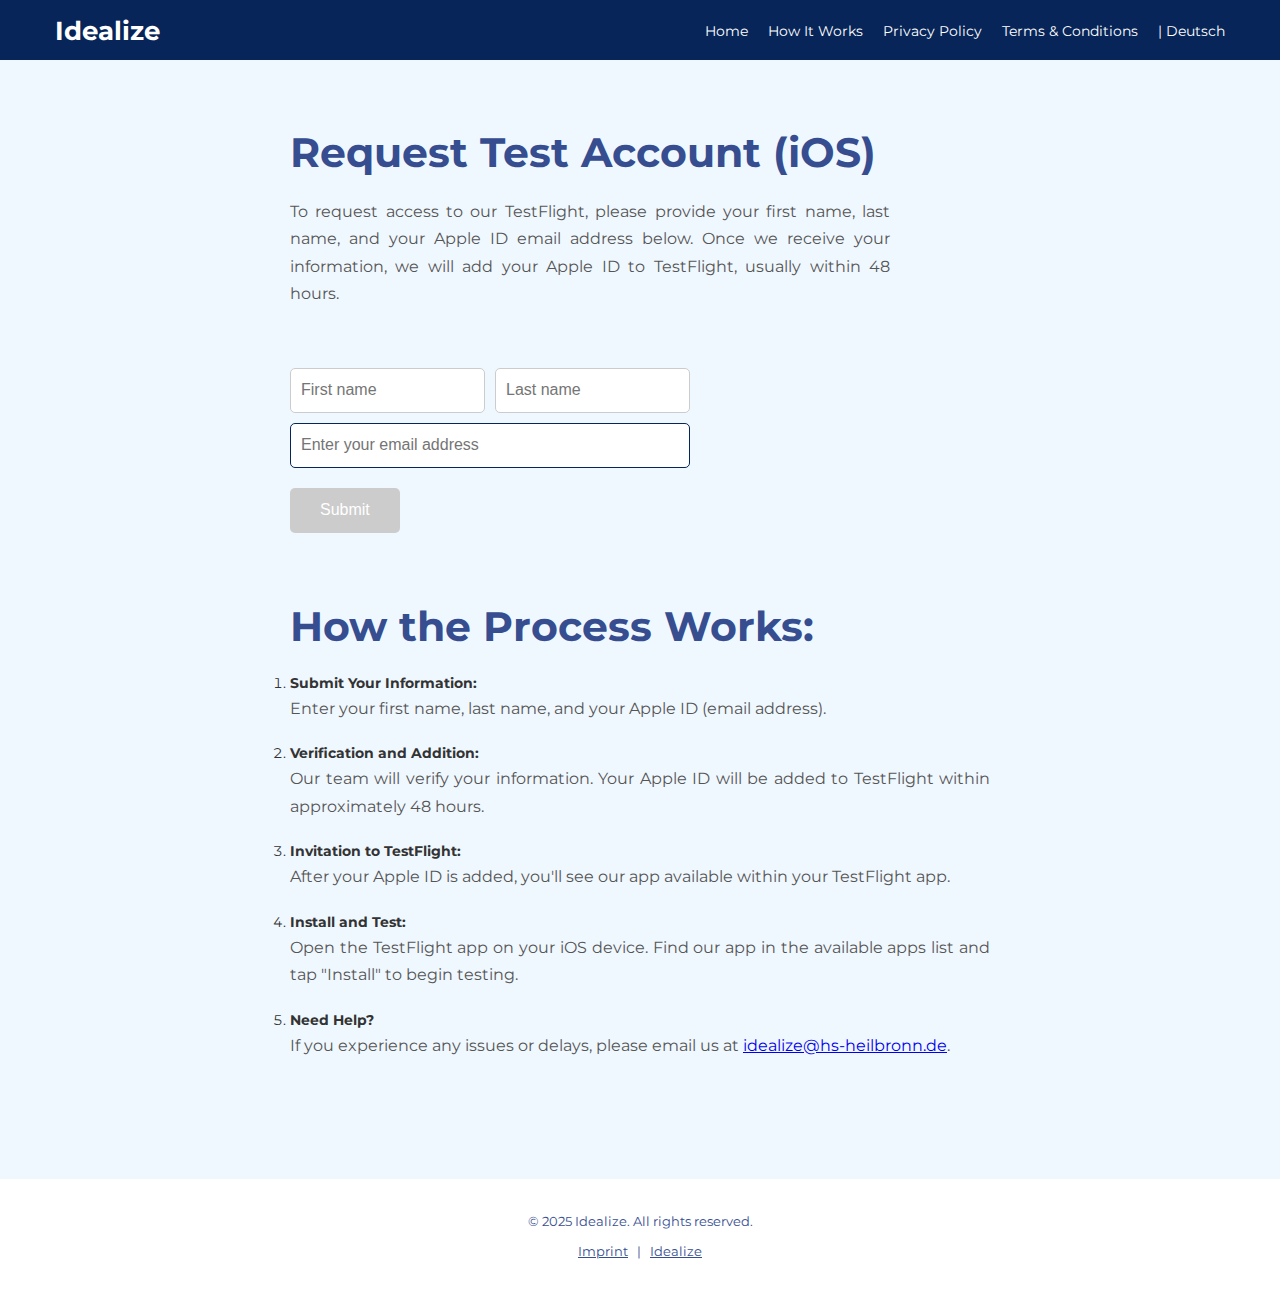
<file: ios-request-test-account.htm>
<!DOCTYPE html>
<html lang="en">

<head>
    <meta charset="UTF-8">
    <meta name="viewport" content="width=device-width, initial-scale=1.0">
    <title>Request Test Account (iOS) - Idealize</title>
    <link rel="stylesheet" href="style.css?v=4">
    <!-- Google Fonts -->
    <link href="https://fonts.googleapis.com/css2?family=Montserrat:wght@400;600;700&display=swap" rel="stylesheet">
    <script src="https://www.google.com/recaptcha/api.js" async defer></script>
</head>

<script>
    function enableSubmitButton() {
        document.getElementById("submit-button").disabled = false;
    }

    window.onload = function () {
        document.getElementById("submit-button").disabled = true;
    }
</script>

<style>
    .features li {
        display: flex;
        align-items: flex-start;
        position: relative;
        padding-left: 60px;
        flex-direction: row;
        list-style: none;
        margin-bottom: 50px;
        /* Keep image and text side by side */
    }

    .features li>div {
        display: flex;
        flex-direction: column;
        /* Stack h3 and p vertically */
    }

    .features img {
        width: 150px;
        margin-right: 20px;
        border-radius: 12px;
        object-fit: cover;
        box-shadow: 0 4px 6px rgba(0, 0, 0, 0.1);
    }

    .features h3 {
        font-size: 1.5rem;
        font-weight: 600;
        margin: 0 0 0.5rem;
        color: #333;
    }

    .features p {
        font-size: 1.2rem;
        color: #666;
        margin: 0;
        line-height: 1.5;
        max-width: 600px;
        text-align: left;
    }

    @media (max-width: 768px) {
        .features li {
            flex-direction: column;
            align-items: center;
            padding-left: 0;
            text-align: center;
        }

        .features img {
            width: 150px;
            margin: 0 0 15px;
        }

        .features h3 {
            font-size: 1.25rem;
            margin: 0 0 10px;
        }

        .features p {
            font-size: 1rem;
            line-height: 1.4;
        }
    }

    form {
        max-width: 400px;
        /* display: flex; */
        /* flex-direction: column; */
    }

    form button {
        display: block;
        padding-left: 30px;
        padding-right: 30px;
        /* padding: 10px; */
        height: 45px;
        background-color: var(--primary-color);
        color: #fff;
        border: none;
        border-radius: 5px;
        cursor: pointer;
        font-size: 1rem;
        font-weight: 300;
        transition: background-color 0.3s ease;
    }

    form button:disabled {
        background-color: #ccc;
        cursor: not-allowed;
    }

    form button:hover {
        background-color: #0056b3;
    }

    form input[type="email"],
    form input[type="text"] {
        width: 100%;
        padding: 10px;
        margin-bottom: 10px;
        border: 1px solid #ccc;
        border-radius: 5px;
        font-size: 1rem;
        font-weight: 300;
        height: 45px;
    }

    form input[type="email"]:focus {
        outline: none;
        border-color: var(--primary-color);
    }
</style>

<body>
    <!-- Navigation -->
    <nav>
        <div class="container">
            <h1>Idealize</h1>
            <ul>
                <li><a href="index.htm">Home</a></li>
                <li><a href="hiw.htm">How It Works</a></li>
                <li><a href="privacy-policy.htm">Privacy Policy</a></li>
                <li><a href="terms-conditions.htm">Terms & Conditions</a></li>
                <li><a href="de/ios-request-test-account.htm">| Deutsch</a></li>
            </ul>
            <div id="menu-btn">
                <span class="bar"></span>
                <span class="bar"></span>
                <span class="bar"></span>
            </div>
        </div>
    </nav>
    <script>
        document.getElementById('menu-btn').addEventListener('click', function () {
            this.classList.toggle('active');
            document.querySelector('nav ul').classList.toggle('active');
        });
    </script>

    Home Section
    <!-- Home Section -->
     
<section id="home">
    <div class="container">
        <!-- Content -->
        <div class="content2">
            <h2>Request Test Account (iOS)</h2>
            <p style="max-width: 600px; margin-bottom: 60px;">
                To request access to our TestFlight, please provide your first name, last name, and your Apple ID email address below. Once we receive your information, we will add your Apple ID to TestFlight, usually within 48 hours.

            </p>
            <form name="request-form" id="request-form">
                <div style="display: flex; gap: 10px;">
                    <input type="text" placeholder="First name" required name="first_name" id="first_name" style="flex: 1;" autocomplete="given-name" />
                    <input type="text" placeholder="Last name" required name="last_name" id="last_name" style="flex: 1;" autocomplete="family-name" />
                </div>

                <input type="email" placeholder="Enter your email address" required name="email" id="email" autofocus autocapitalize="off" autocorrect="off" spellcheck="false" autofill="false" />

                <div class="g-recaptcha" data-sitekey="6LepSAYrAAAAAJJ1YTeKr20jDHVtgXeBFX32yawX" data-action="LOGIN" data-callback="enableSubmitButton"></div>

                <button style="margin-top: 10px;" type="submit" id="submit-button" disabled>Submit</button>
            </form>

            <!-- How the Process Works -->
            <div style="margin-top: 60px; max-width: 700px; ">
                <h2>How the Process Works:</h2>
                <ol>
                    <li>
                        <strong>Submit Your Information:</strong>
                        <p>Enter your first name, last name, and your Apple ID (email address).</p>
                    </li>
                    <li>
                        <strong>Verification and Addition:</strong>
                        <p>Our team will verify your information. Your Apple ID will be added to TestFlight within approximately 48 hours.</p>
                    </li>
                    <li>
                        <strong>Invitation to TestFlight:</strong>
                        <p>After your Apple ID is added, you'll see our app available within your TestFlight app.</p>
                    </li>
                    <li>
                        <strong>Install and Test:</strong>
                        <p>Open the TestFlight app on your iOS device. Find our app in the available apps list and tap "Install" to begin testing.</p>
                    </li>
                    <li>
                        <strong>Need Help?</strong>
                        <p>If you experience any issues or delays, please email us at <a href="mailto:idealize@hs-heilbronn.de">idealize@hs-heilbronn.de</a>.</p>
                    </li>
                </ol>
            </div>

        </div>
    </div>
</section>

    <script>
        function validateEmail(email) {
            const emailRegex = /^[^\s@]+@[^\s@]+\.[^\s@]+$/;
            return emailRegex.test(email);
        }

        document.getElementById('request-form').addEventListener('submit', function (e) {
            e.preventDefault();

            const email = document.getElementById('email').value;
            const firstName = document.getElementById('first_name').value;
            const lastName = document.getElementById('last_name').value;

            if (!email || !firstName || !lastName) {
                alert('Please fill in all fields.');
                return;
            } else {
                if (!validateEmail(email)) {
                    alert('Please enter a valid email address.');
                    return;
                }
            }

            // Get the reCAPTCHA response token
            const recaptchaResponse = grecaptcha.getResponse();

            // Check if we have a reCAPTCHA response
            if (!recaptchaResponse) {
                alert('Please complete the reCAPTCHA');
                return;
            }

            // Send data to your API
            fetch('https://api.campusconnects.de/request-test-account', {
                method: 'POST',
                headers: {
                    'Content-Type': 'application/json',
                },
                body: JSON.stringify({
                    email: email,
                    firstName: firstName,
                    lastName: lastName,
                    recaptchaToken: recaptchaResponse
                })
            })
                .then(response => response.json())
                .then(data => {
                    if (!!data.error) {
                        alert(data.message);
                        grecaptcha.reset();
                    } else {
                        alert('Request submitted successfully!');
                        // Optional: reset the form and reCAPTCHA
                        document.getElementById('request-form').reset();
                        grecaptcha.reset();
                        // Disable submit button again
                        document.getElementById('submit-button').disabled = true;
                    }
                })
                .catch(error => {
                    console.error('Error:', error);
                    alert('An error occurred. Please try again later.');
                });
        });
    </script>



    <!-- Footer -->
    <footer>
        <p>&copy; 2025 Idealize. All rights reserved.</p>
        <p style="padding-top: 15px;">
            <a href="https://www.hs-heilbronn.de/de/impressum" target="_blank">Imprint</a> &nbsp;&nbsp;|&nbsp;&nbsp; <a
                target="_blank" href="https://www.hs-heilbronn.de/de/idealize">Idealize</a>
        </p>
    </footer>
</body>

</html>
</file>
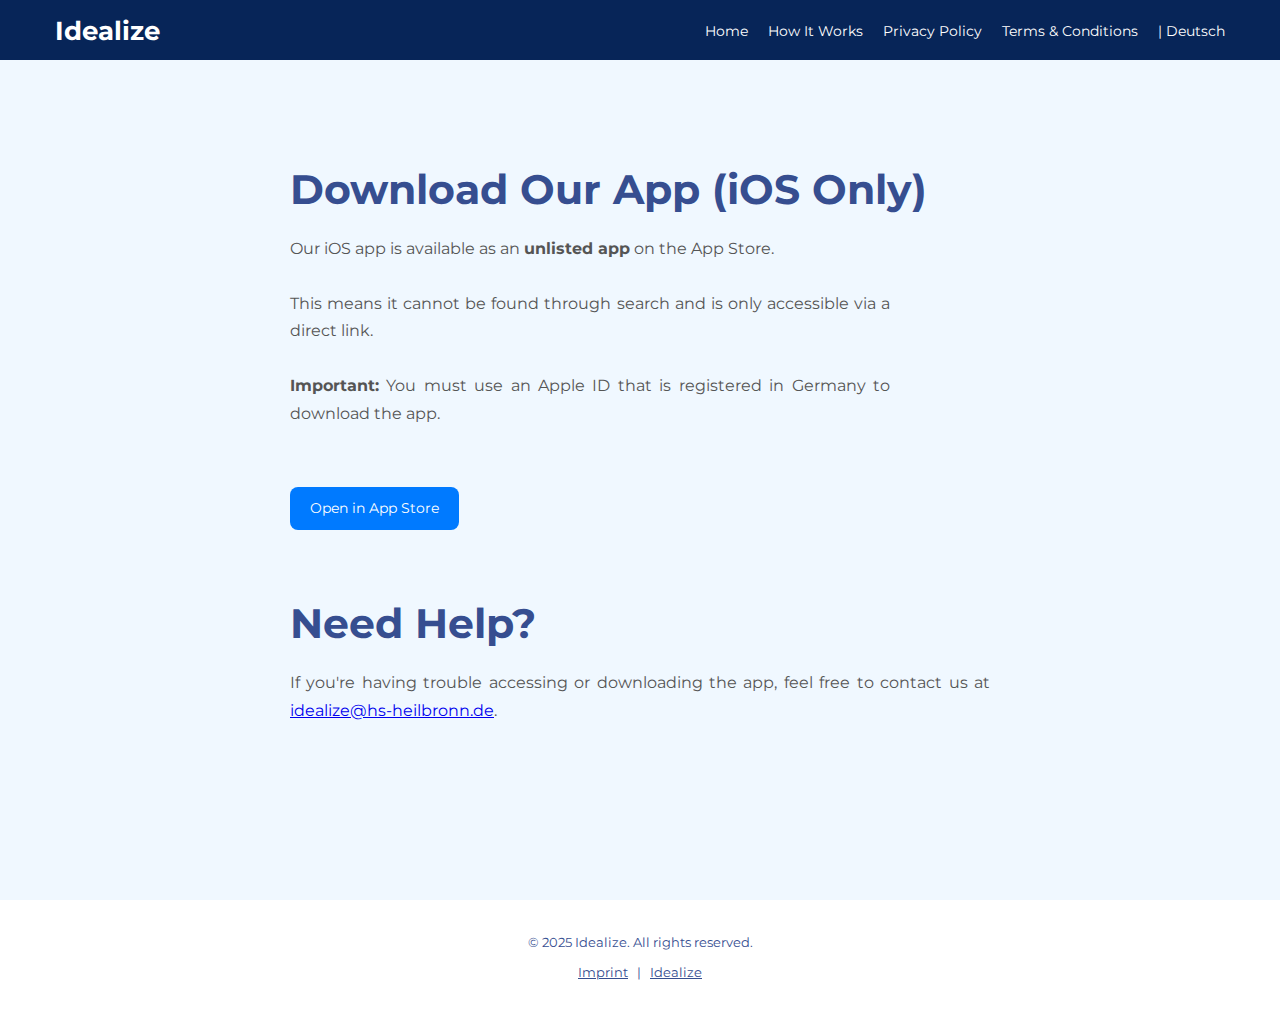
<file: ios-unlisted-link.htm>
<!DOCTYPE html>
<html lang="en">

<head>
    <meta charset="UTF-8">
    <meta name="viewport" content="width=device-width, initial-scale=1.0">
    <title>Download iOS App - Idealize</title>
    <link rel="stylesheet" href="style.css?v=4">
    <link href="https://fonts.googleapis.com/css2?family=Montserrat:wght@400;600;700&display=swap" rel="stylesheet">
</head>

<body>
    <!-- Navigation -->
    <nav>
        <div class="container">
            <h1>Idealize</h1>
            <ul>
                <li><a href="index.htm">Home</a></li>
                <li><a href="hiw.htm">How It Works</a></li>
                <li><a href="privacy-policy.htm">Privacy Policy</a></li>
                <li><a href="terms-conditions.htm">Terms & Conditions</a></li>
                <li><a href="de/ios-unlisted-link.htm">| Deutsch</a></li>
            </ul>
            <div id="menu-btn">
                <span class="bar"></span>
                <span class="bar"></span>
                <span class="bar"></span>
            </div>
        </div>
    </nav>

    <script>
        document.getElementById('menu-btn').addEventListener('click', function () {
            this.classList.toggle('active');
            document.querySelector('nav ul').classList.toggle('active');
        });
    </script>

    <!-- Home Section -->
    <section id="home">
        <div class="container">
            <div class="content2">
                <h2>Download Our App (iOS Only)</h2>
                <p style="max-width: 600px; margin-bottom: 60px;">
                    Our iOS app is available as an <strong>unlisted app</strong> on the App Store.
                    <br><br>
                    This means it cannot be found through search and is only accessible via a direct link.
                    <br><br>
                    <strong>Important:</strong> You must use an Apple ID that is registered in Germany to download the app.
                </p>

                <a href="https://apps.apple.com/us/app/hhn-idealize/id6744242531" 
                    style="display: inline-block; padding: 10px 20px; background-color: #007AFF; color: white; border-radius: 8px; text-decoration: none;">
                    Open in App Store
                </a>

                <div style="margin-top: 60px; max-width: 700px;">
                    <h2>Need Help?</h2>
                    <p>
                        If you're having trouble accessing or downloading the app, feel free to contact us at
                        <a href="mailto:idealize@hs-heilbronn.de">idealize@hs-heilbronn.de</a>.
                    </p>
                </div>
            </div>
        </div>
    </section>

    <!-- Footer -->
    <footer>
        <p>&copy; 2025 Idealize. All rights reserved.</p>
        <p style="padding-top: 15px;">
            <a href="https://www.hs-heilbronn.de/de/impressum" target="_blank">Imprint</a> &nbsp;&nbsp;|&nbsp;&nbsp;
            <a target="_blank" href="https://www.hs-heilbronn.de/de/idealize">Idealize</a>
        </p>
    </footer>
</body>

</html>
</file>
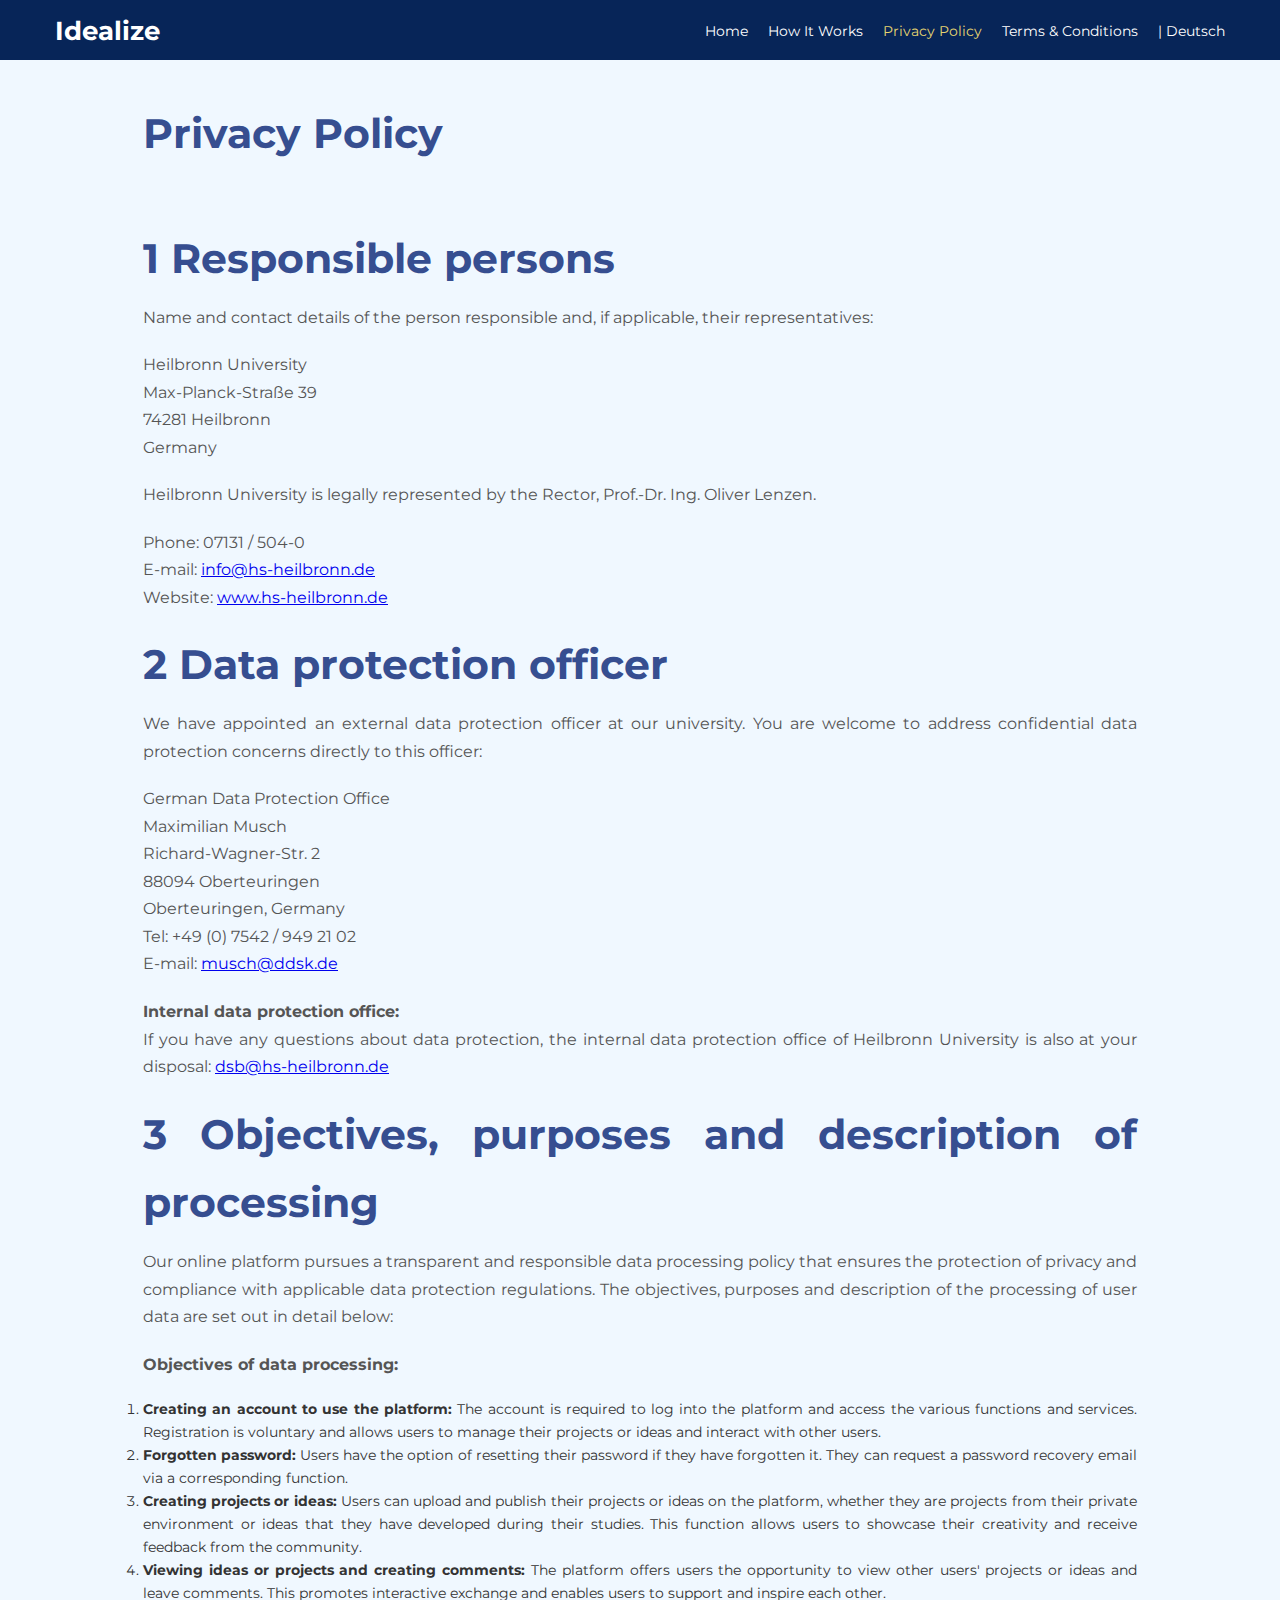
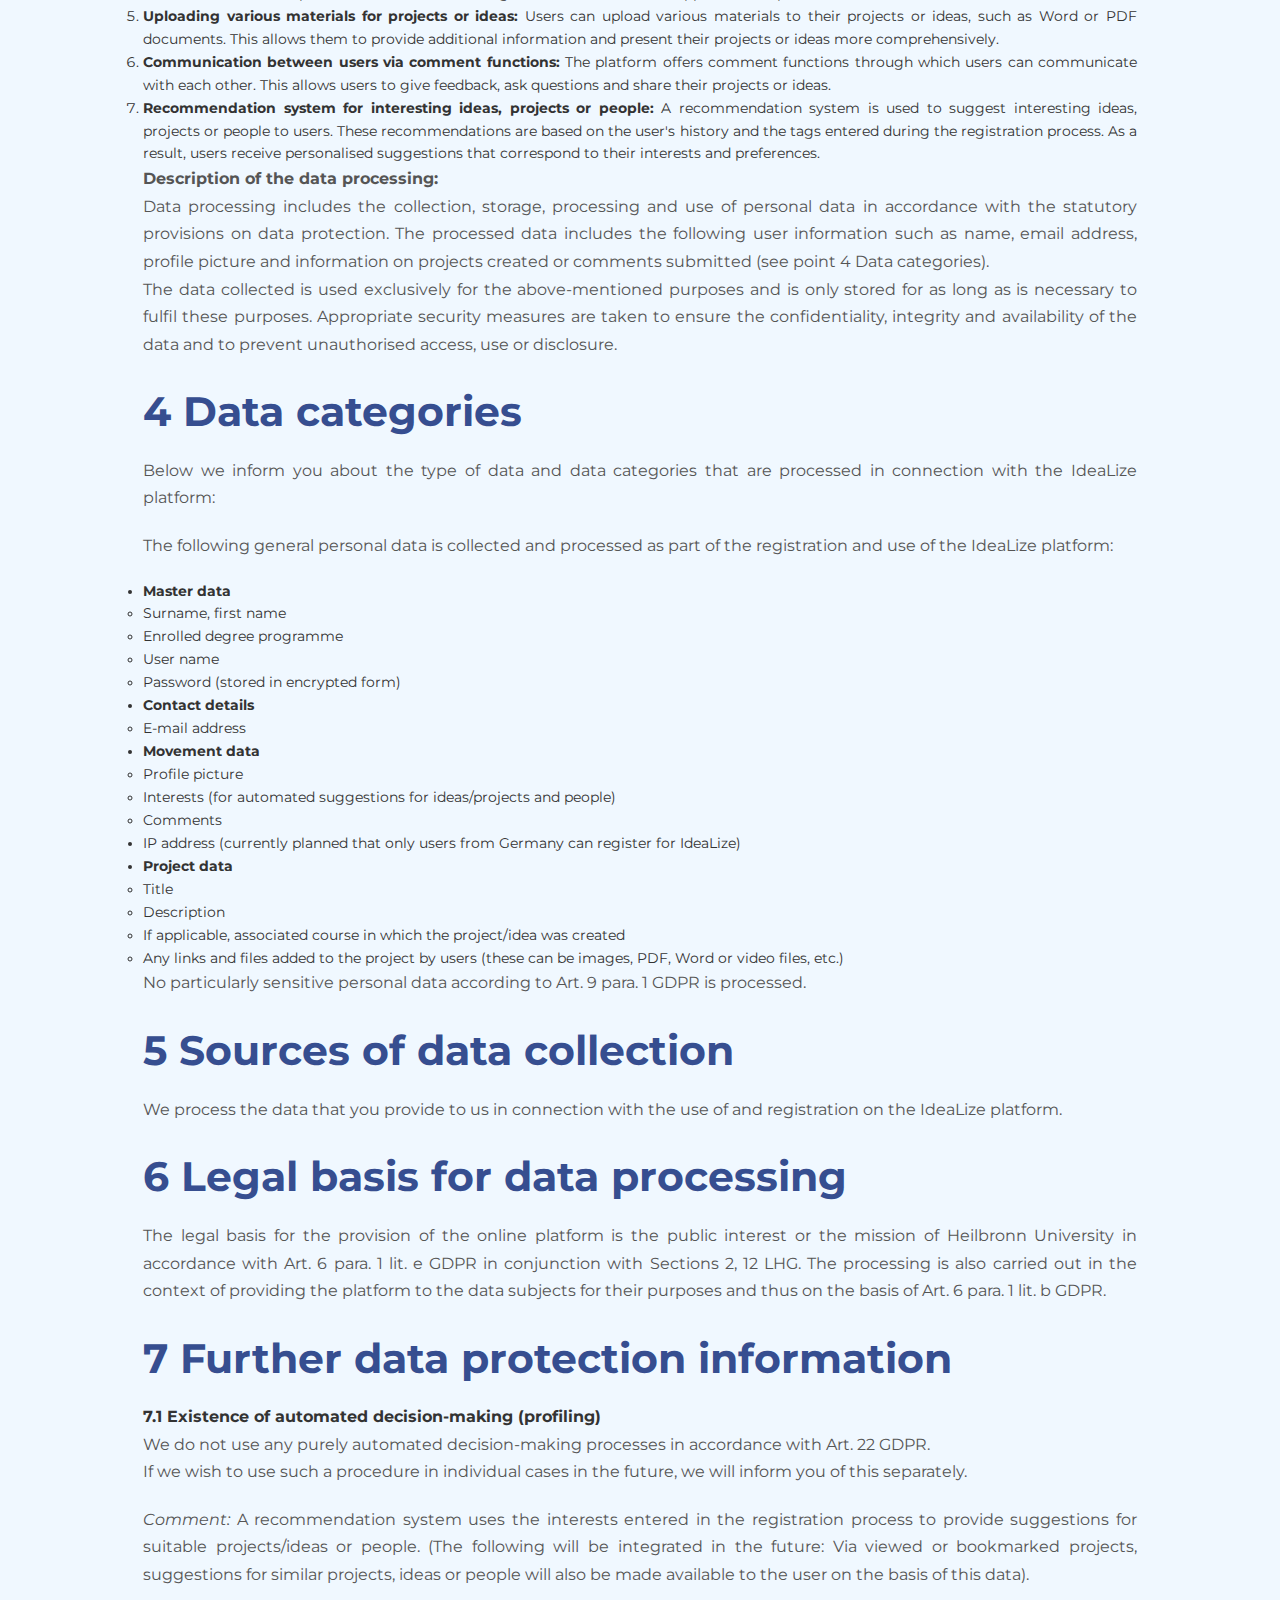
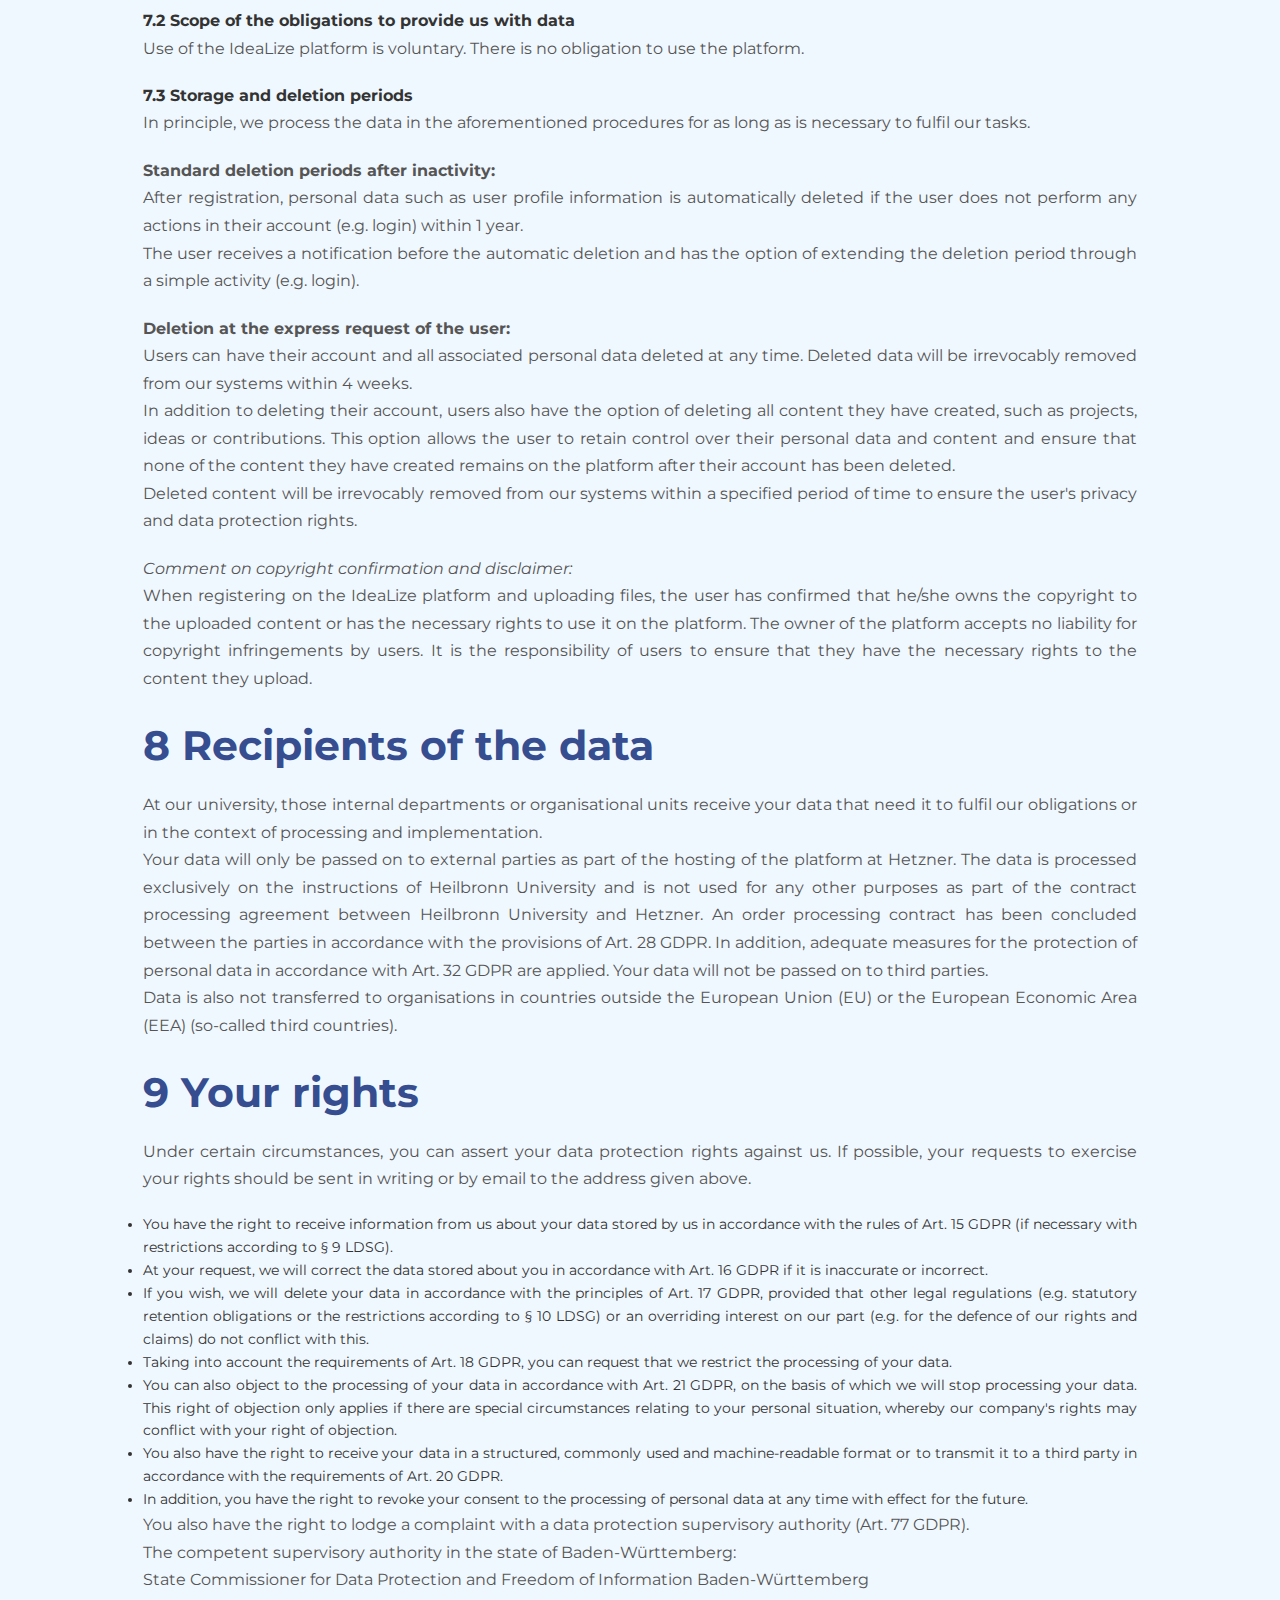
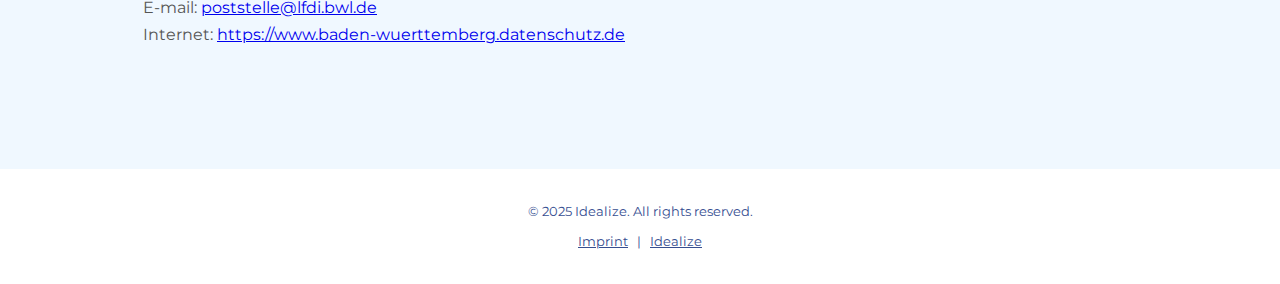
<file: privacy-policy.htm>
<!DOCTYPE html>
<html lang="en">

<head>
  <meta charset="UTF-8">
  <meta name="viewport" content="width=device-width, initial-scale=1.0">
  <title>Privacy Policy - Idealize</title>
  <link rel="stylesheet" href="style.css?v=4">
  <!-- Google Fonts -->
  <link href="https://fonts.googleapis.com/css2?family=Montserrat:wght@400;600;700&display=swap" rel="stylesheet">
</head>

<body>
  <!-- Navigation -->
  <nav>
    <div class="container">
      <h1>Idealize</h1>
      <ul>
        <li><a href="index.htm">Home</a></li>
        <li><a href="hiw.htm">How It Works</a></li>
        <li><a href="privacy-policy.htm" class="active">Privacy Policy</a></li>
        <li><a href="terms-conditions.htm">Terms & Conditions</a></li>
        <li><a href="de/privacy-policy.htm">| Deutsch</a></li>
      </ul>
      <div id="menu-btn">
        <span class="bar"></span>
        <span class="bar"></span>
        <span class="bar"></span>
      </div>
    </div>
  </nav>
  <script>
    document.getElementById('menu-btn').addEventListener('click', function () {
      this.classList.toggle('active');
      document.querySelector('nav ul').classList.toggle('active');
    });
  </script>

  <!-- Home Section -->
  <section id="home">
    <div class="container">
      <!-- Content -->
      <div class="content2">
        <h2>Privacy Policy</h2>
        <br /><br />

        <h2>1 Responsible persons</h2>
        <p>
          Name and contact details of the person responsible and, if applicable, their representatives:
        </p>
        <p>
          Heilbronn University<br>
          Max-Planck-Straße 39<br>
          74281 Heilbronn<br>
          Germany
        </p>
        <p>
          Heilbronn University is legally represented by the Rector, Prof.-Dr. Ing. Oliver Lenzen.
        </p>
        <p>
          Phone: 07131 / 504-0<br>
          E-mail: <a href="mailto:info@hs-heilbronn.de">info@hs-heilbronn.de</a><br>
          Website: <a href="https://www.hs-heilbronn.de" target="_blank">www.hs-heilbronn.de</a>
        </p>

        <h2>2 Data protection officer</h2>
        <p>
          We have appointed an external data protection officer at our university. You are welcome to address
          confidential data protection concerns directly to this officer:
        </p>
        <p>
          German Data Protection Office<br>
          Maximilian Musch<br>
          Richard-Wagner-Str. 2<br>
          88094 Oberteuringen<br>
          Oberteuringen, Germany<br>
          Tel: +49 (0) 7542 / 949 21 02<br>
          E-mail: <a href="mailto:musch@ddsk.de">musch@ddsk.de</a>
        </p>
        <p>
          <strong>Internal data protection office:</strong><br>
          If you have any questions about data protection, the internal data protection office of Heilbronn University
          is also at your disposal: <a href="mailto:dsb@hs-heilbronn.de">dsb@hs-heilbronn.de</a>
        </p>

        <h2>3 Objectives, purposes and description of processing</h2>
        <p>
          Our online platform pursues a transparent and responsible data processing policy that ensures the protection
          of privacy and compliance with applicable data protection regulations. The objectives, purposes and
          description of the processing of user data are set out in detail below:
        </p>
        <p><strong>Objectives of data processing:</strong></p>
        <ol>
          <li>
            <strong>Creating an account to use the platform:</strong> The account is required to log into the platform
            and access the various functions and services. Registration is voluntary and allows users to manage their
            projects or ideas and interact with other users.
          </li>
          <li>
            <strong>Forgotten password:</strong> Users have the option of resetting their password if they have
            forgotten it. They can request a password recovery email via a corresponding function.
          </li>
          <li>
            <strong>Creating projects or ideas:</strong> Users can upload and publish their projects or ideas on the
            platform, whether they are projects from their private environment or ideas that they have developed during
            their studies. This function allows users to showcase their creativity and receive feedback from the
            community.
          </li>
          <li>
            <strong>Viewing ideas or projects and creating comments:</strong> The platform offers users the opportunity
            to view other users' projects or ideas and leave comments. This promotes interactive exchange and enables
            users to support and inspire each other.
          </li>
          <li>
            <strong>Uploading various materials for projects or ideas:</strong> Users can upload various materials to
            their projects or ideas, such as Word or PDF documents. This allows them to provide additional information
            and present their projects or ideas more comprehensively.
          </li>
          <li>
            <strong>Communication between users via comment functions:</strong> The platform offers comment functions
            through which users can communicate with each other. This allows users to give feedback, ask questions and
            share their projects or ideas.
          </li>
          <li>
            <strong>Recommendation system for interesting ideas, projects or people:</strong> A recommendation system is
            used to suggest interesting ideas, projects or people to users. These recommendations are based on the
            user's history and the tags entered during the registration process. As a result, users receive personalised
            suggestions that correspond to their interests and preferences.
          </li>
        </ol>
        <p>
          <strong>Description of the data processing:</strong><br>
          Data processing includes the collection, storage, processing and use of personal data in accordance with the
          statutory provisions on data protection. The processed data includes the following user information such as
          name, email address, profile picture and information on projects created or comments submitted (see point 4
          Data categories).<br>
          The data collected is used exclusively for the above-mentioned purposes and is only stored for as long as is
          necessary to fulfil these purposes. Appropriate security measures are taken to ensure the confidentiality,
          integrity and availability of the data and to prevent unauthorised access, use or disclosure.
        </p>

        <h2>4 Data categories</h2>
        <p>
          Below we inform you about the type of data and data categories that are processed in connection with the
          IdeaLize platform:
        </p>
        <p>
          The following general personal data is collected and processed as part of the registration and use of the
          IdeaLize platform:
        </p>
        <ul>
          <li>
            <strong>Master data</strong>
            <ul>
              <li>Surname, first name</li>
              <li>Enrolled degree programme</li>
              <li>User name</li>
              <li>Password (stored in encrypted form)</li>
            </ul>
          </li>
          <li>
            <strong>Contact details</strong>
            <ul>
              <li>E-mail address</li>
            </ul>
          </li>
          <li>
            <strong>Movement data</strong>
            <ul>
              <li>Profile picture</li>
              <li>Interests (for automated suggestions for ideas/projects and people)</li>
              <li>Comments</li>
            </ul>
          </li>
          <li>
            IP address (currently planned that only users from Germany can register for IdeaLize)
          </li>
          <li>
            <strong>Project data</strong>
            <ul>
              <li>Title</li>
              <li>Description</li>
              <li>If applicable, associated course in which the project/idea was created</li>
              <li>Any links and files added to the project by users (these can be images, PDF, Word or video files,
                etc.)</li>
            </ul>
          </li>
        </ul>
        <p>
          No particularly sensitive personal data according to Art. 9 para. 1 GDPR is processed.
        </p>

        <h2>5 Sources of data collection</h2>
        <p>
          We process the data that you provide to us in connection with the use of and registration on the IdeaLize
          platform.
        </p>

        <h2>6 Legal basis for data processing</h2>
        <p>
          The legal basis for the provision of the online platform is the public interest or the mission of Heilbronn
          University in accordance with Art. 6 para. 1 lit. e GDPR in conjunction with Sections 2, 12 LHG. The
          processing is also carried out in the context of providing the platform to the data subjects for their
          purposes and thus on the basis of Art. 6 para. 1 lit. b GDPR.
        </p>

        <h2>7 Further data protection information</h2>
        <h3>7.1 Existence of automated decision-making (profiling)</h3>
        <p>
          We do not use any purely automated decision-making processes in accordance with Art. 22 GDPR.<br>
          If we wish to use such a procedure in individual cases in the future, we will inform you of this separately.
        </p>
        <p>
          <em>Comment:</em> A recommendation system uses the interests entered in the registration process to provide
          suggestions for suitable projects/ideas or people. (The following will be integrated in the future: Via viewed
          or bookmarked projects, suggestions for similar projects, ideas or people will also be made available to the
          user on the basis of this data).
        </p>
        <h3>7.2 Scope of the obligations to provide us with data</h3>
        <p>
          Use of the IdeaLize platform is voluntary. There is no obligation to use the platform.
        </p>
        <h3>7.3 Storage and deletion periods</h3>
        <p>
          In principle, we process the data in the aforementioned procedures for as long as is necessary to fulfil our
          tasks.
        </p>
        <p>
          <strong>Standard deletion periods after inactivity:</strong><br>
          After registration, personal data such as user profile information is automatically deleted if the user does
          not perform any actions in their account (e.g. login) within 1 year.<br>
          The user receives a notification before the automatic deletion and has the option of extending the deletion
          period through a simple activity (e.g. login).
        </p>
        <p>
          <strong>Deletion at the express request of the user:</strong><br>
          Users can have their account and all associated personal data deleted at any time. Deleted data will be
          irrevocably removed from our systems within 4 weeks.<br>
          In addition to deleting their account, users also have the option of deleting all content they have created,
          such as projects, ideas or contributions. This option allows the user to retain control over their personal
          data and content and ensure that none of the content they have created remains on the platform after their
          account has been deleted.<br>
          Deleted content will be irrevocably removed from our systems within a specified period of time to ensure the
          user's privacy and data protection rights.
        </p>
        <p>
          <em>Comment on copyright confirmation and disclaimer:</em><br>
          When registering on the IdeaLize platform and uploading files, the user has confirmed that he/she owns the
          copyright to the uploaded content or has the necessary rights to use it on the platform. The owner of the
          platform accepts no liability for copyright infringements by users. It is the responsibility of users to
          ensure that they have the necessary rights to the content they upload.
        </p>

        <h2>8 Recipients of the data</h2>
        <p>
          At our university, those internal departments or organisational units receive your data that need it to fulfil
          our obligations or in the context of processing and implementation.<br>
          Your data will only be passed on to external parties as part of the hosting of the platform at Hetzner. The
          data is processed exclusively on the instructions
          of Heilbronn University and is not used for any other purposes as part of the contract processing agreement
          between Heilbronn University and Hetzner. An order processing contract has been concluded between the parties
          in accordance with the provisions of Art. 28 GDPR. In addition, adequate measures for the protection of
          personal data in accordance with Art. 32 GDPR are applied. Your data will not be passed on to third
          parties.<br>
          Data is also not transferred to organisations in countries outside the European Union (EU) or the European
          Economic Area (EEA) (so-called third countries).
        </p>

        <h2>9 Your rights</h2>
        <p>
          Under certain circumstances, you can assert your data protection rights against us. If possible, your requests
          to exercise your rights should be sent in writing or by email to the address given above.
        </p>
        <ul>
          <li>You have the right to receive information from us about your data stored by us in accordance with the
            rules of Art. 15 GDPR (if necessary with restrictions according to § 9 LDSG).</li>
          <li>At your request, we will correct the data stored about you in accordance with Art. 16 GDPR if it is
            inaccurate or incorrect.</li>
          <li>If you wish, we will delete your data in accordance with the principles of Art. 17 GDPR, provided that
            other legal regulations (e.g. statutory retention obligations or the restrictions according to § 10 LDSG) or
            an overriding interest on our part (e.g. for the defence of our rights and claims) do not conflict with
            this.</li>
          <li>Taking into account the requirements of Art. 18 GDPR, you can request that we restrict the processing of
            your data.</li>
          <li>You can also object to the processing of your data in accordance with Art. 21 GDPR, on the basis of which
            we will stop processing your data. This right of objection only applies if there are special circumstances
            relating to your personal situation, whereby our company's rights may conflict with your right of objection.
          </li>
          <li>You also have the right to receive your data in a structured, commonly used and machine-readable format or
            to transmit it to a third party in accordance with the requirements of Art. 20 GDPR.</li>
          <li>In addition, you have the right to revoke your consent to the processing of personal data at any time with
            effect for the future.</li>
        </ul>
        <p>
          You also have the right to lodge a complaint with a data protection supervisory authority (Art. 77 GDPR).<br>
          The competent supervisory authority in the state of Baden-Württemberg:<br>
          State Commissioner for Data Protection and Freedom of Information Baden-Württemberg<br>
          E-mail: <a href="mailto:poststelle@lfdi.bwl.de">poststelle@lfdi.bwl.de</a><br>
          Internet: <a href="https://www.baden-wuerttemberg.datenschutz.de"
            target="_blank">https://www.baden-wuerttemberg.datenschutz.de</a>
        </p>

      </div>
    </div>
  </section>

  <!-- Footer -->
  <footer>
    <p>&copy; 2025 Idealize. All rights reserved.</p>
    <p style="padding-top: 15px;">
      <a href="https://www.hs-heilbronn.de/de/impressum" target="_blank">Imprint</a> &nbsp;&nbsp;|&nbsp;&nbsp; <a
        target="_blank" href="https://www.hs-heilbronn.de/de/idealize">Idealize</a>
    </p>
  </footer>
</body>

</html>
</file>
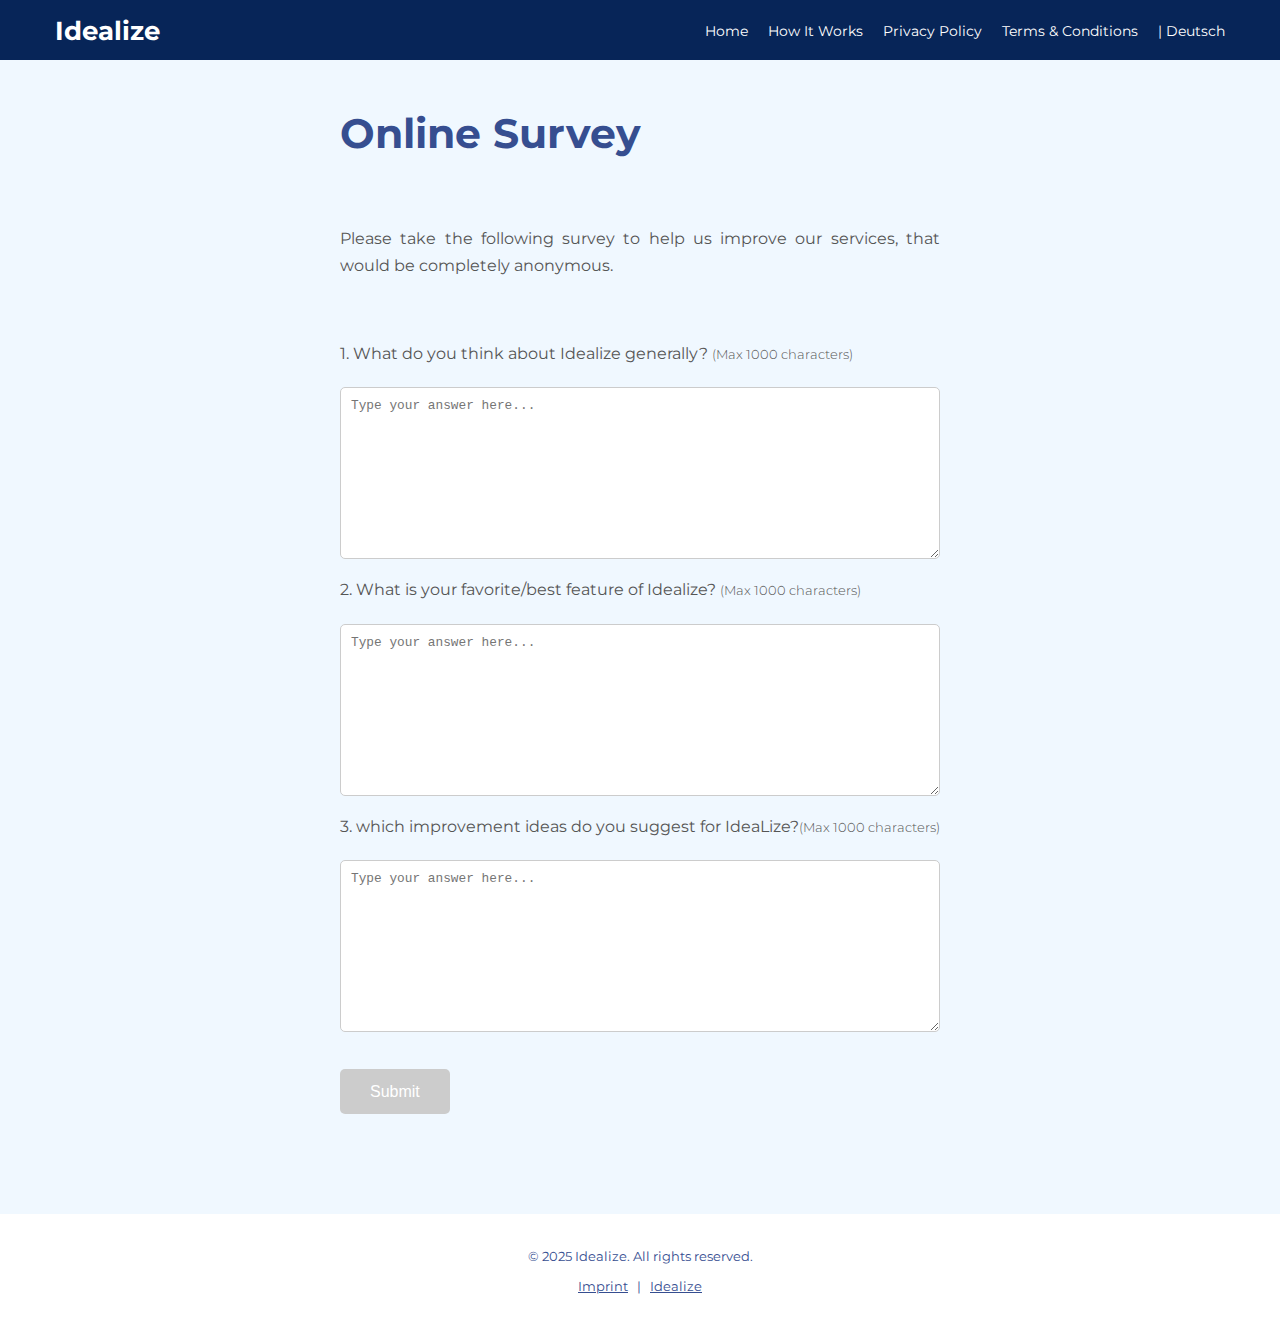
<file: survey.htm>
<!DOCTYPE html>
<html lang="en">

<head>
    <meta charset="UTF-8">
    <meta name="viewport" content="width=device-width, initial-scale=1.0">
    <title>Online Survey - Idealize</title>
    <link rel="stylesheet" href="style.css?v=4">
    <!-- Google Fonts -->
    <link href="https://fonts.googleapis.com/css2?family=Montserrat:wght@400;600;700&display=swap" rel="stylesheet">
    <script src="https://www.google.com/recaptcha/api.js" async defer></script>
</head>

<script>
    function enableSubmitButton() {
        document.getElementById("submit-button").disabled = false;
    }

    window.onload = function () {
        document.getElementById("submit-button").disabled = true;
    }
</script>

<style>
    form input[type="text"],
    textarea {
        width: 100%;
        padding: 10px;
        margin-bottom: 10px;
        border: 1px solid #ccc;
        border-radius: 5px;
        font-size: 0.8rem;
        font-weight: 300;
    }

    form input[type="email"]:focus {
        outline: none;
        border-color: var(--primary-color);
    }

    .note {
        font-size: 0.8rem;
        font-weight: 300;
    }

    form button {
        display: block;
        padding-left: 30px;
        padding-right: 30px;
        /* padding: 10px; */
        height: 45px;
        background-color: var(--primary-color);
        color: #fff;
        border: none;
        border-radius: 5px;
        cursor: pointer;
        font-size: 1rem;
        font-weight: 300;
        transition: background-color 0.3s ease;
    }

    form button:disabled {
        background-color: #ccc;
        cursor: not-allowed;
    }

    form button:hover {
        background-color: #0056b3;
    }
</style>

<body>
    <!-- Navigation -->
    <nav>
        <div class="container">
            <h1>Idealize</h1>
            <ul>
                <li><a href="index.htm">Home</a></li>
                <li><a href="hiw.htm">How It Works</a></li>
                <li><a href="privacy-policy.htm">Privacy Policy</a></li>
                <li><a href="terms-conditions.htm">Terms & Conditions</a></li>
                <li><a href="de/survey.htm">| Deutsch</a></li>
            </ul>
            <div id="menu-btn">
                <span class="bar"></span>
                <span class="bar"></span>
                <span class="bar"></span>
            </div>
        </div>
    </nav>
    <script>
        document.getElementById('menu-btn').addEventListener('click', function () {
            this.classList.toggle('active');
            document.querySelector('nav ul').classList.toggle('active');
        });
    </script>

    <!-- Home Section -->
    <section id="home">
        <div class="container">
            <!-- Content -->
            <div class="content2">
                <h2>Online Survey</h2>
                <br /><br />
                <p style="max-width: 600px; margin-bottom: 60px;">
                    Please take the following survey to help us improve our services, that would be completely
                    anonymous.
                </p>
                <form name="request-form" id="request-form">
                    <p>
                        1. What do you think about Idealize generally? <span class="note">(Max 1000 characters)</span>
                    </p>
                    <textarea name="first_q" id="first_q" style="width: 100%;" rows="10"
                        placeholder="Type your answer here..." maxlength="1000" minlength="20"></textarea>

                    <p>
                        2. What is your favorite/best feature of Idealize? <span class="note">(Max 1000
                            characters)</span>
                    </p>
                    <textarea name="second_q" id="second_q" style="width: 100%;" rows="10"
                        placeholder="Type your answer here..." maxlength="1000" minlength="20"></textarea>

                    <p>
                        3. which improvement ideas do you suggest for IdeaLize?<span class="note">(Max
                            1000
                            characters)</span>
                    </p>
                    <textarea name="third_q" id="third_q" style="width: 100%;" rows="10"
                        placeholder="Type your answer here..." maxlength="1000" minlength="20"></textarea>

                    <p>

                    <div class="g-recaptcha" data-sitekey="6LepSAYrAAAAAJJ1YTeKr20jDHVtgXeBFX32yawX" data-action="LOGIN"
                        data-callback="enableSubmitButton"></div>

                    <button style="margin-top: 10px;" type="submit" id="submit-button" disabled>Submit</button>
                </form>
            </div>
    </section>

    <script>
        document.getElementById('request-form').addEventListener('submit', function (e) {
            e.preventDefault();

            const firstQ = document.getElementById('first_q').value;
            const secondQ = document.getElementById('second_q').value;
            const thirdQ = document.getElementById('third_q').value;
            

            if (!firstQ || !secondQ || !thirdQ) {
                alert('Please fill in all fields.');
                return;
            }

            // Get the reCAPTCHA response token
            const recaptchaResponse = grecaptcha.getResponse();

            // Check if we have a reCAPTCHA response
            if (!recaptchaResponse) {
                alert('Please complete the reCAPTCHA');
                return;
            }

            // Send data to your API
            fetch('https://api.campusconnects.de/submit-survey', {
                method: 'POST',
                headers: {
                    'Content-Type': 'application/json',
                },
                body: JSON.stringify({
                    q1: firstQ,
                    q2: secondQ,
                    q3: thirdQ,
                    recaptchaToken: recaptchaResponse
                })
            })
                .then(response => response.json())
                .then(data => {
                    if (!!data.error) {
                        alert(data.message);
                        grecaptcha.reset();
                    } else {
                        alert('Survey submitted successfully!');
                        // Optional: reset the form and reCAPTCHA
                        document.getElementById('request-form').reset();
                        grecaptcha.reset();
                        // Disable submit button again
                        document.getElementById('submit-button').disabled = true;
                    }
                })
                .catch(error => {
                    console.error('Error:', error);
                    alert('An error occurred. Please try again later.');
                });
        });
    </script>

    <!-- Footer -->
    <footer>
        <p>&copy; 2025 Idealize. All rights reserved.</p>
        <p style="padding-top: 15px;">
            <a href="https://www.hs-heilbronn.de/de/impressum" target="_blank">Imprint</a> &nbsp;&nbsp;|&nbsp;&nbsp; <a
                target="_blank" href="https://www.hs-heilbronn.de/de/idealize">Idealize</a>
        </p>
    </footer>
</body>

</html>
</file>
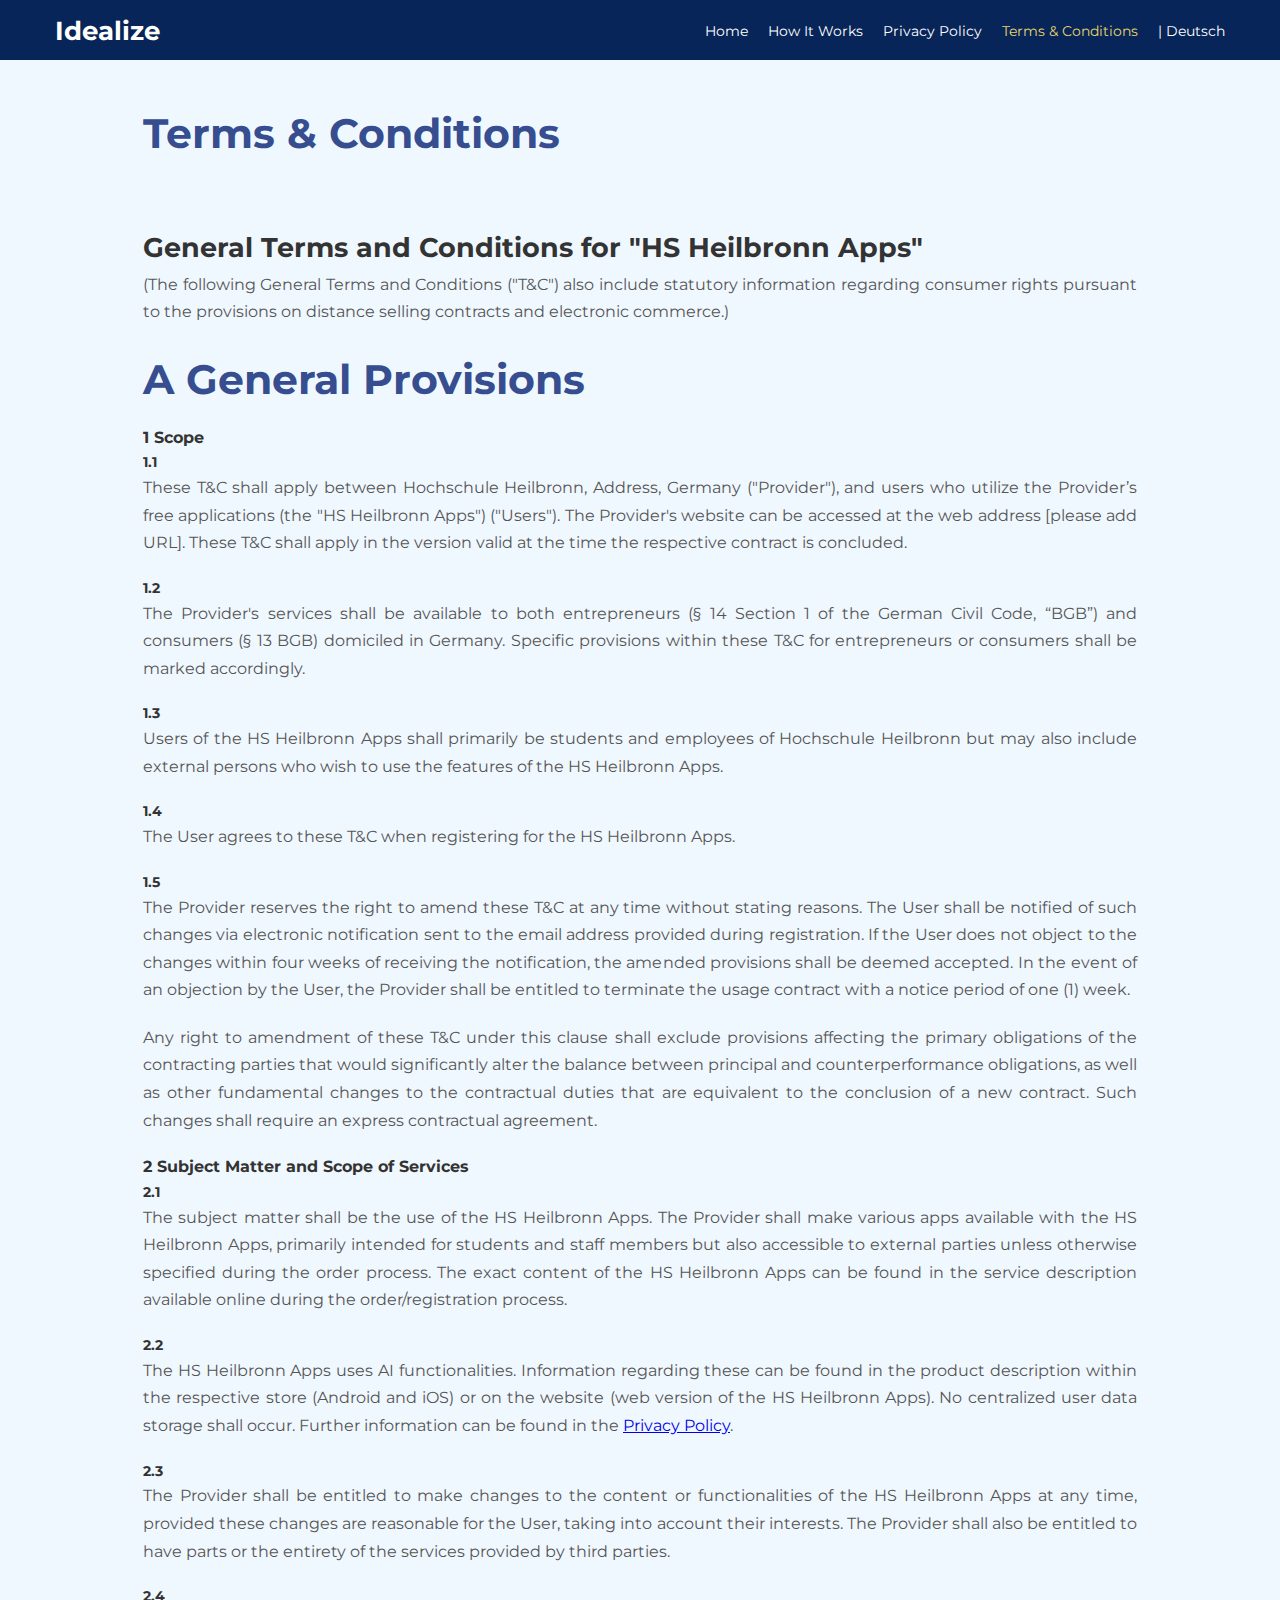
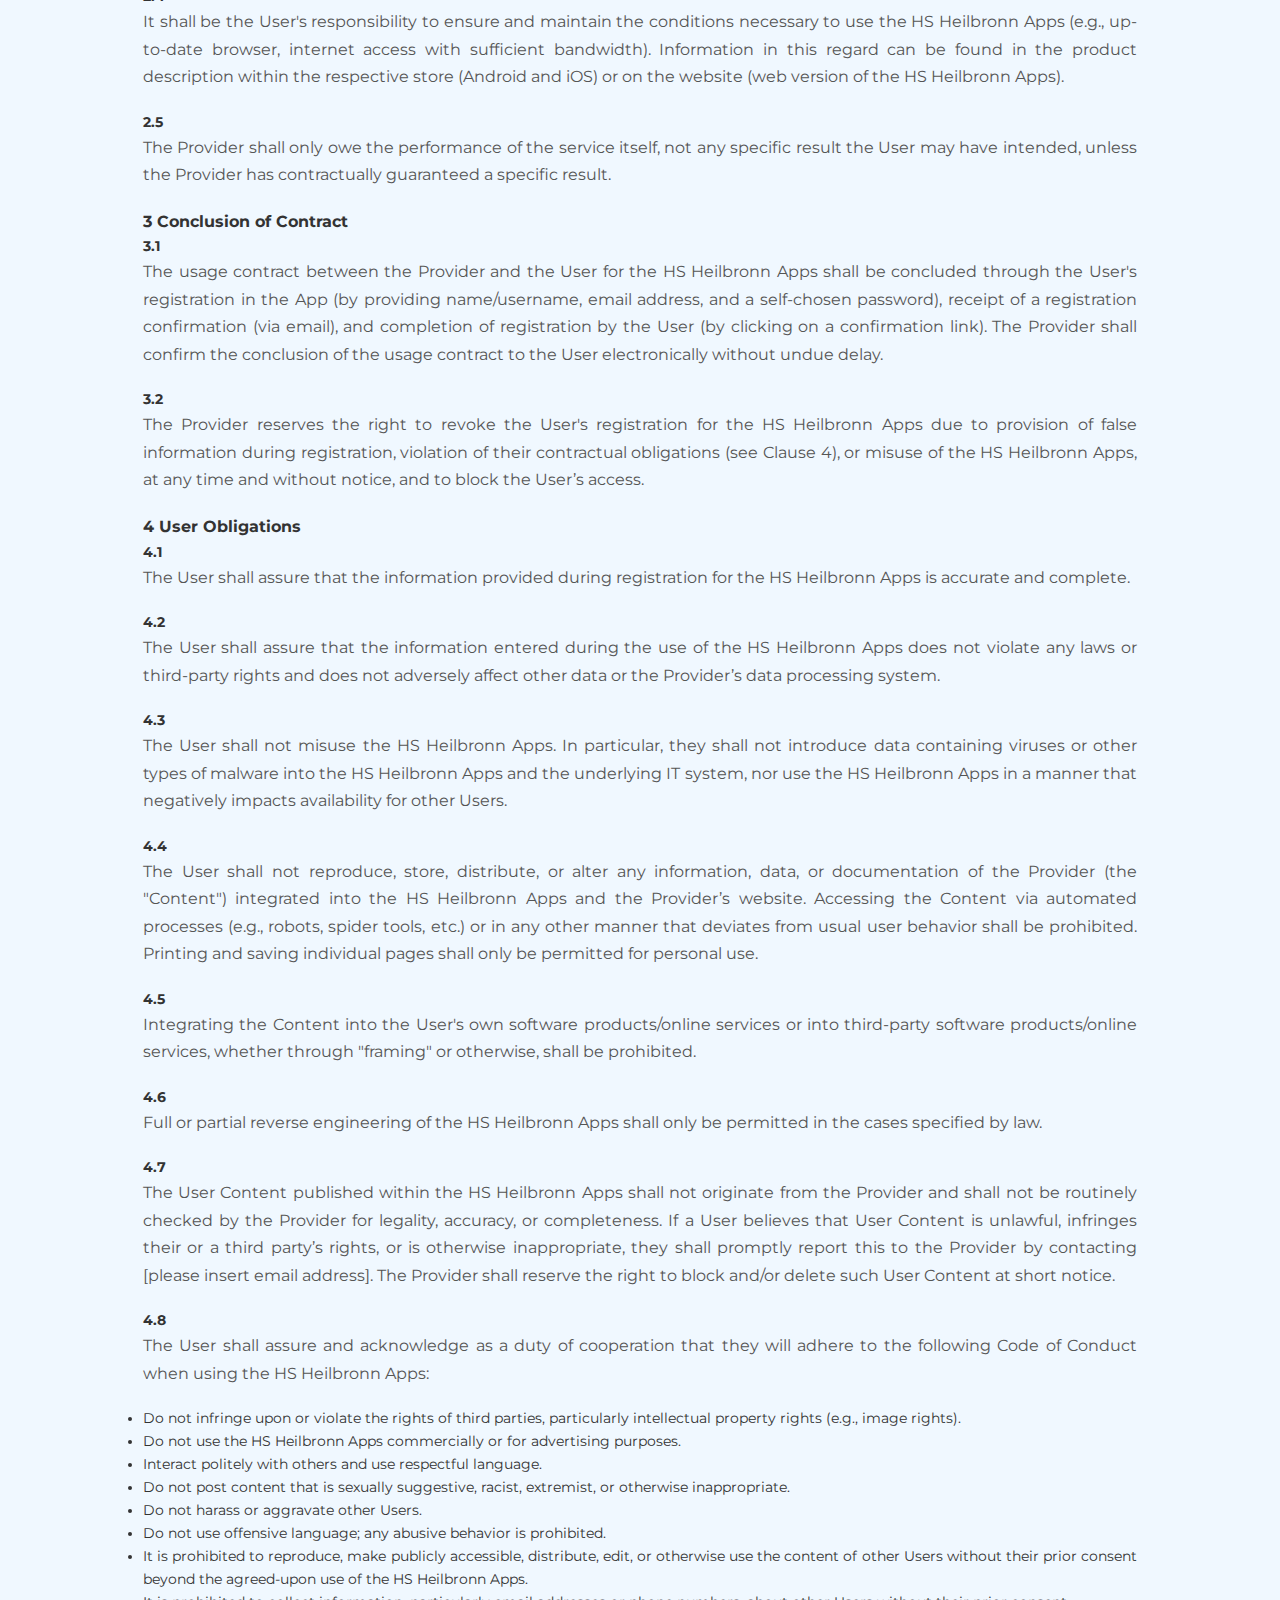
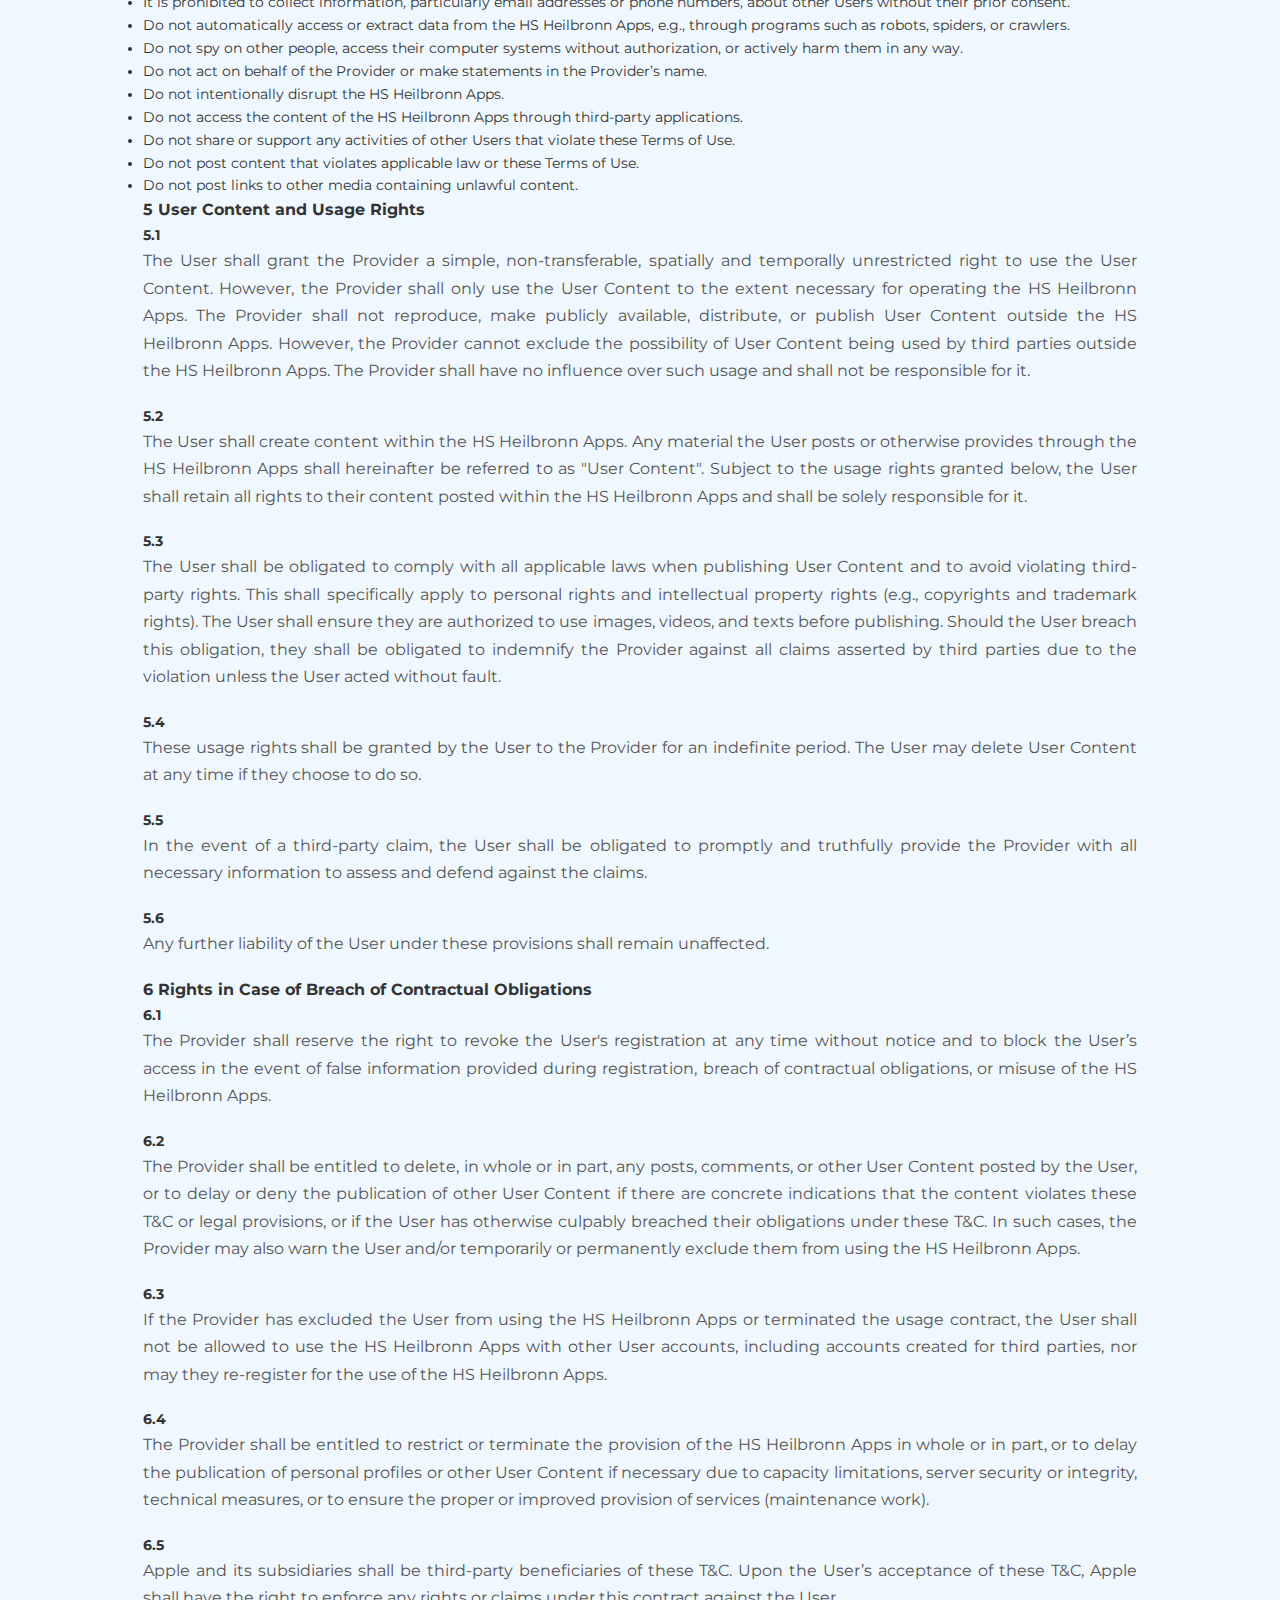
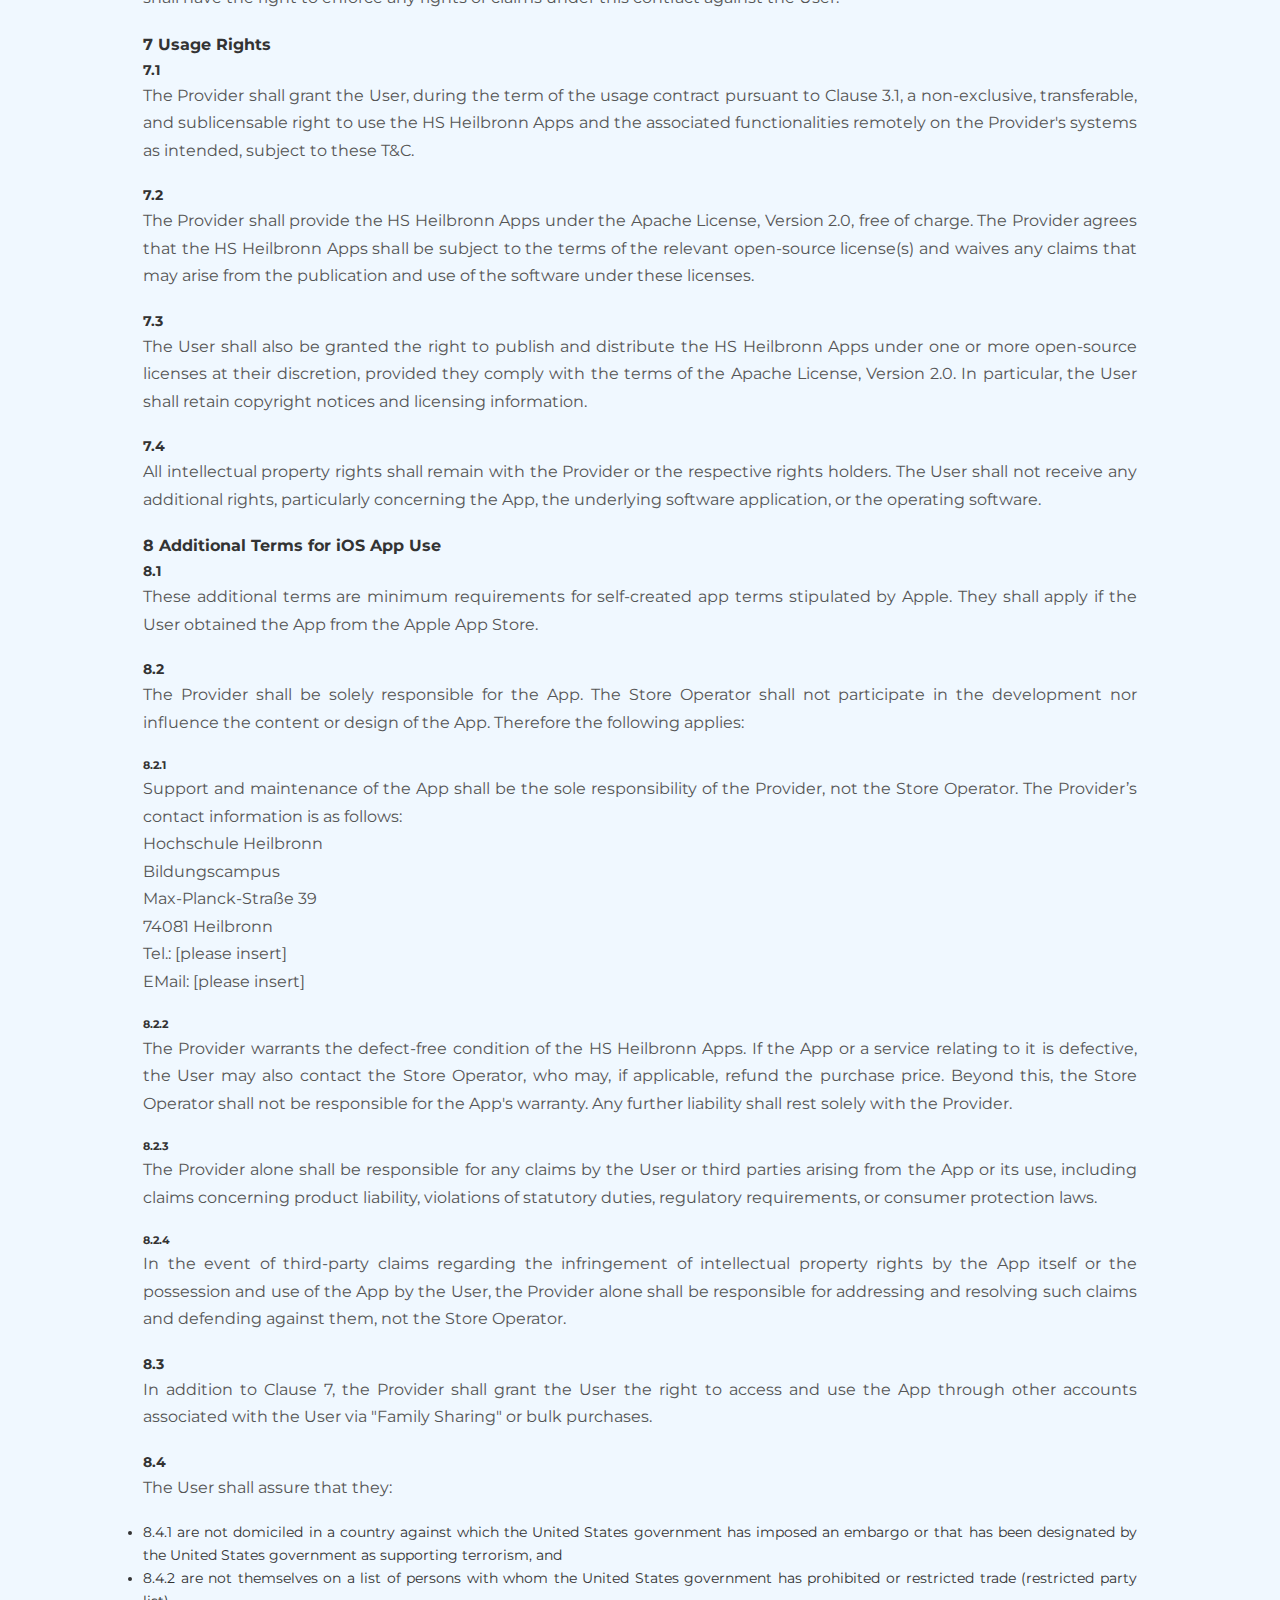
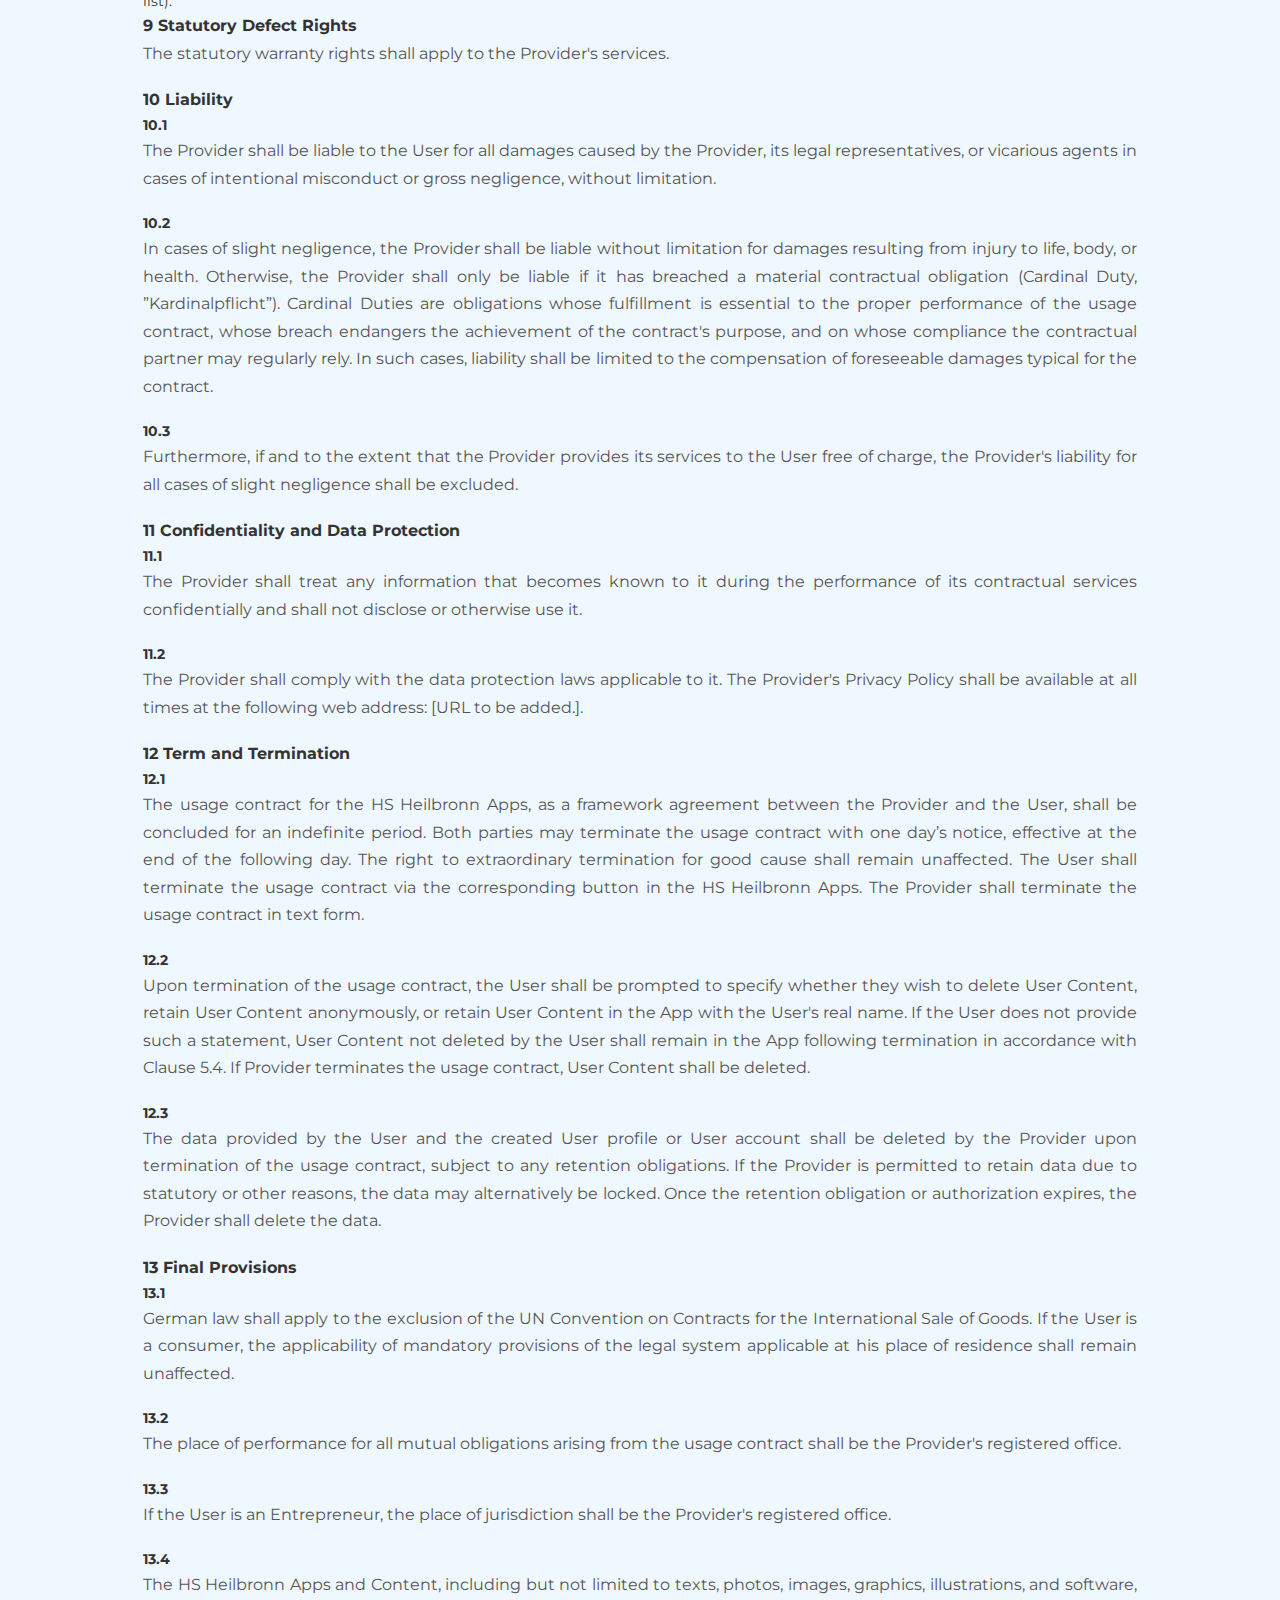
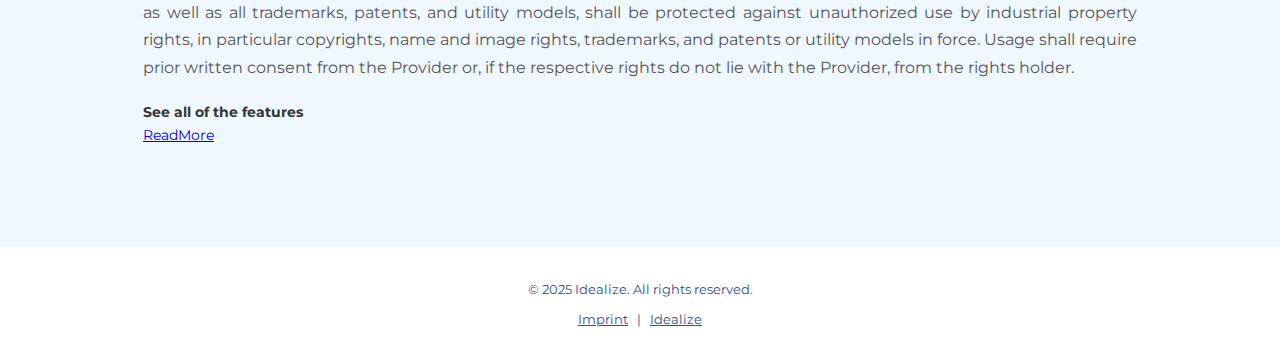
<file: terms-conditions.htm>
<!DOCTYPE html>
<html lang="en">

<head>
  <meta charset="UTF-8">
  <meta name="viewport" content="width=device-width, initial-scale=1.0">
  <title>Terms & Conditions - Idealize</title>
  <link rel="stylesheet" href="style.css?v=4">
  <!-- Google Fonts -->
  <link href="https://fonts.googleapis.com/css2?family=Montserrat:wght@400;600;700&display=swap" rel="stylesheet">
</head>

<body>
  <!-- Navigation -->
  <nav>
    <div class="container">
      <h1>Idealize</h1>
      <ul>
        <li><a href="index.htm">Home</a></li>
        <li><a href="hiw.htm">How It Works</a></li>
        <li><a href="privacy-policy.htm">Privacy Policy</a></li>
        <li><a href="terms-conditions.htm" class="active">Terms & Conditions</a></li>
        <li><a href="de/terms-conditions.htm">| Deutsch</a></li>
      </ul>
      <div id="menu-btn">
        <span class="bar"></span>
        <span class="bar"></span>
        <span class="bar"></span>
      </div>
    </div>
  </nav>
  <script>
    document.getElementById('menu-btn').addEventListener('click', function () {
      this.classList.toggle('active');
      document.querySelector('nav ul').classList.toggle('active');
    });
  </script>

  <!-- Home Section -->
  <section id="home">
    <div class="container">
      <!-- Content -->
      <div class="content2">
        <h2>Terms & Conditions</h2>
        <br /><br />

        <h1>General Terms and Conditions for "HS Heilbronn Apps"</h1>
        <p>(The following General Terms and Conditions ("T&C") also include statutory information regarding consumer
          rights pursuant to the provisions on distance selling contracts and electronic commerce.)</p>

        <h2>A General Provisions</h2>

        <h3>1 Scope</h3>

        <h4>1.1</h4>
        <p>These T&C shall apply between Hochschule Heilbronn, Address, Germany ("Provider"), and users who utilize the
          Provider’s free applications (the "HS Heilbronn Apps") ("Users"). The Provider's website can be accessed at
          the web address [please add URL]. These T&C shall apply in the version valid at the time the respective
          contract is concluded.</p>

        <h4>1.2</h4>
        <p>The Provider's services shall be available to both entrepreneurs (§ 14 Section 1 of the German Civil Code,
          “BGB”) and consumers (§ 13 BGB) domiciled in Germany. Specific provisions within these T&C for entrepreneurs
          or consumers shall be marked accordingly.</p>

        <h4>1.3</h4>
        <p>Users of the HS Heilbronn Apps shall primarily be students and employees of Hochschule Heilbronn but may also
          include external persons who wish to use the features of the HS Heilbronn Apps.</p>

        <h4>1.4</h4>
        <p>The User agrees to these T&C when registering for the HS Heilbronn Apps.</p>

        <h4>1.5</h4>
        <p>The Provider reserves the right to amend these T&C at any time without stating reasons. The User shall be
          notified of such changes via electronic notification sent to the email address provided during registration.
          If the User does not object to the changes within four weeks of receiving the notification, the amended
          provisions shall be deemed accepted. In the event of an objection by the User, the Provider shall be entitled
          to terminate the usage contract with a notice period of one (1) week.</p>
        <p>Any right to amendment of these T&C under this clause shall exclude provisions affecting the primary
          obligations of the contracting parties that would significantly alter the balance between principal and
          counterperformance obligations, as well as other fundamental changes to the contractual duties that are
          equivalent to the conclusion of a new contract. Such changes shall require an express contractual agreement.
        </p>

        <h3>2 Subject Matter and Scope of Services</h3>

        <h4>2.1</h4>
        <p>The subject matter shall be the use of the HS Heilbronn Apps. The Provider shall make various apps available
          with the HS Heilbronn Apps, primarily intended for students and staff members but also accessible to external
          parties unless otherwise specified during the order process. The exact content of the HS Heilbronn Apps can be
          found in the service description available online during the order/registration process.</p>

        <h4>2.2</h4>
        <p>The HS Heilbronn Apps uses AI functionalities. Information regarding these can be found in the product
          description within the respective store (Android and iOS) or on the website (web version of the HS Heilbronn
          Apps). No centralized user data storage shall occur. Further information can be found in the <a
            href="privacy-policy.htm">Privacy Policy</a>.</p>

        <h4>2.3</h4>
        <p>The Provider shall be entitled to make changes to the content or functionalities of the HS Heilbronn Apps at
          any time, provided these changes are reasonable for the User, taking into account their interests. The
          Provider shall also be entitled to have parts or the entirety of the services provided by third parties.</p>

        <h4>2.4</h4>
        <p>It shall be the User's responsibility to ensure and maintain the conditions necessary to use the HS Heilbronn
          Apps (e.g., up-to-date browser, internet access with sufficient bandwidth). Information in this regard can be
          found in the product description within the respective store (Android and iOS) or on the website (web version
          of the HS Heilbronn Apps).</p>

        <h4>2.5</h4>
        <p>The Provider shall only owe the performance of the service itself, not any specific result the User may have
          intended, unless the Provider has contractually guaranteed a specific result.</p>

        <h3>3 Conclusion of Contract</h3>

        <h4>3.1</h4>
        <p>The usage contract between the Provider and the User for the HS Heilbronn Apps shall be concluded through the
          User's registration in the App (by providing name/username, email address, and a self-chosen password),
          receipt of a registration confirmation (via email), and completion of registration by the User (by clicking on
          a confirmation link). The Provider shall confirm the conclusion of the usage contract to the User
          electronically without undue delay.</p>

        <h4>3.2</h4>
        <p>The Provider reserves the right to revoke the User's registration for the HS Heilbronn Apps due to provision
          of false information during registration, violation of their contractual obligations (see Clause 4), or misuse
          of the HS Heilbronn Apps, at any time and without notice, and to block the User’s access.</p>

        <h3>4 User Obligations</h3>

        <h4>4.1</h4>
        <p>The User shall assure that the information provided during registration for the HS Heilbronn Apps is accurate
          and complete.</p>

        <h4>4.2</h4>
        <p>The User shall assure that the information entered during the use of the HS Heilbronn Apps does not violate
          any laws or third-party rights and does not adversely affect other data or the Provider’s data processing
          system.</p>

        <h4>4.3</h4>
        <p>The User shall not misuse the HS Heilbronn Apps. In particular, they shall not introduce data containing
          viruses or other types of malware into the HS Heilbronn Apps and the underlying IT system, nor use the HS
          Heilbronn Apps in a manner that negatively impacts availability for other Users.</p>

        <h4>4.4</h4>
        <p>The User shall not reproduce, store, distribute, or alter any information, data, or documentation of the
          Provider (the "Content") integrated into the HS Heilbronn Apps and the Provider’s website. Accessing the
          Content via automated processes (e.g., robots, spider tools, etc.) or in any other manner that deviates from
          usual user behavior shall be prohibited. Printing and saving individual pages shall only be permitted for
          personal use.</p>

        <h4>4.5</h4>
        <p>Integrating the Content into the User's own software products/online services or into third-party software
          products/online services, whether through "framing" or otherwise, shall be prohibited.</p>

        <h4>4.6</h4>
        <p>Full or partial reverse engineering of the HS Heilbronn Apps shall only be permitted in the cases specified
          by law.</p>

        <h4>4.7</h4>
        <p>The User Content published within the HS Heilbronn Apps shall not originate from the Provider and shall not
          be routinely checked by the Provider for legality, accuracy, or completeness. If a User believes that User
          Content is unlawful, infringes their or a third party’s rights, or is otherwise inappropriate, they shall
          promptly report this to the Provider by contacting [please insert email address]. The Provider shall reserve
          the right to block and/or delete such User Content at short notice.</p>

        <h4>4.8</h4>
        <p>The User shall assure and acknowledge as a duty of cooperation that they will adhere to the following Code of
          Conduct when using the HS Heilbronn Apps:</p>
        <ul>
          <li>Do not infringe upon or violate the rights of third parties, particularly intellectual property rights
            (e.g., image rights).</li>
          <li>Do not use the HS Heilbronn Apps commercially or for advertising purposes.</li>
          <li>Interact politely with others and use respectful language.</li>
          <li>Do not post content that is sexually suggestive, racist, extremist, or otherwise inappropriate.</li>
          <li>Do not harass or aggravate other Users.</li>
          <li>Do not use offensive language; any abusive behavior is prohibited.</li>
          <li>It is prohibited to reproduce, make publicly accessible, distribute, edit, or otherwise use the content of
            other Users without their prior consent beyond the agreed-upon use of the HS Heilbronn Apps.</li>
          <li>It is prohibited to collect information, particularly email addresses or phone numbers, about other Users
            without their prior consent.</li>
          <li>Do not automatically access or extract data from the HS Heilbronn Apps, e.g., through programs such as
            robots, spiders, or crawlers.</li>
          <li>Do not spy on other people, access their computer systems without authorization, or actively harm them in
            any way.</li>
          <li>Do not act on behalf of the Provider or make statements in the Provider’s name.</li>
          <li>Do not intentionally disrupt the HS Heilbronn Apps.</li>
          <li>Do not access the content of the HS Heilbronn Apps through third-party applications.</li>
          <li>Do not share or support any activities of other Users that violate these Terms of Use.</li>
          <li>Do not post content that violates applicable law or these Terms of Use.</li>
          <li>Do not post links to other media containing unlawful content.</li>
        </ul>

        <h3>5 User Content and Usage Rights</h3>

        <h4>5.1</h4>
        <p>The User shall grant the Provider a simple, non-transferable, spatially and temporally unrestricted right to
          use the User Content. However, the Provider shall only use the User Content to the extent necessary for
          operating the HS Heilbronn Apps. The Provider shall not reproduce, make publicly available, distribute, or
          publish User Content outside the HS Heilbronn Apps. However, the Provider cannot exclude the possibility of
          User Content being used by third parties outside the HS Heilbronn Apps. The Provider shall have no influence
          over such usage and shall not be responsible for it.</p>

        <h4>5.2</h4>
        <p>The User shall create content within the HS Heilbronn Apps. Any material the User posts or otherwise provides
          through the HS Heilbronn Apps shall hereinafter be referred to as "User Content". Subject to the usage rights
          granted below, the User shall retain all rights to their content posted within the HS Heilbronn Apps and shall
          be solely responsible for it.</p>

        <h4>5.3</h4>
        <p>The User shall be obligated to comply with all applicable laws when publishing User Content and to avoid
          violating third-party rights. This shall specifically apply to personal rights and intellectual property
          rights (e.g., copyrights and trademark rights). The User shall ensure they are authorized to use images,
          videos, and texts before publishing. Should the User breach this obligation, they shall be obligated to
          indemnify the Provider against all claims asserted by third parties due to the violation unless the User acted
          without fault.</p>

        <h4>5.4</h4>
        <p>These usage rights shall be granted by the User to the Provider for an indefinite period. The User may delete
          User Content at any time if they choose to do so.</p>

        <h4>5.5</h4>
        <p>In the event of a third-party claim, the User shall be obligated to promptly and truthfully provide the
          Provider with all necessary information to assess and defend against the claims.</p>

        <h4>5.6</h4>
        <p>Any further liability of the User under these provisions shall remain unaffected.</p>

        <h3>6 Rights in Case of Breach of Contractual Obligations</h3>

        <h4>6.1</h4>
        <p>The Provider shall reserve the right to revoke the User's registration at any time without notice and to
          block the User’s access in the event of false information provided during registration, breach of contractual
          obligations, or misuse of the HS Heilbronn Apps.</p>

        <h4>6.2</h4>
        <p>The Provider shall be entitled to delete, in whole or in part, any posts, comments, or other User Content
          posted by the User, or to delay or deny the publication of other User Content if there are concrete
          indications that the content violates these T&C or legal provisions, or if the User has otherwise culpably
          breached their obligations under these T&C. In such cases, the Provider may also warn the User and/or
          temporarily or permanently exclude them from using the HS Heilbronn Apps.</p>

        <h4>6.3</h4>
        <p>If the Provider has excluded the User from using the HS Heilbronn Apps or terminated the usage contract, the
          User shall not be allowed to use the HS Heilbronn Apps with other User accounts, including accounts created
          for third parties, nor may they re-register for the use of the HS Heilbronn Apps.</p>

        <h4>6.4</h4>
        <p>The Provider shall be entitled to restrict or terminate the provision of the HS Heilbronn Apps in whole or in
          part, or to delay the publication of personal profiles or other User Content if necessary due to capacity
          limitations, server security or integrity, technical measures, or to ensure the proper or improved provision
          of services (maintenance work).</p>

        <h4>6.5</h4>
        <p>Apple and its subsidiaries shall be third-party beneficiaries of these T&C. Upon the User’s acceptance of
          these T&C, Apple shall have the right to enforce any rights or claims under this contract against the User.
        </p>

        <h3>7 Usage Rights</h3>

        <h4>7.1</h4>
        <p>The Provider shall grant the User, during the term of the usage contract pursuant to Clause 3.1, a
          non-exclusive, transferable, and sublicensable right to use the HS Heilbronn Apps and the associated
          functionalities remotely on the Provider's systems as intended, subject to these T&C.</p>

        <h4>7.2</h4>
        <p>The Provider shall provide the HS Heilbronn Apps under the Apache License, Version 2.0, free of charge. The
          Provider agrees that the HS Heilbronn Apps shall be subject to the terms of the relevant open-source
          license(s) and waives any claims that may arise from the publication and use of the software under these
          licenses.</p>

        <h4>7.3</h4>
        <p>The User shall also be granted the right to publish and distribute the HS Heilbronn Apps under one or more
          open-source licenses at their discretion, provided they comply with the terms of the Apache License, Version
          2.0. In particular, the User shall retain copyright notices and licensing information.</p>

        <h4>7.4</h4>
        <p>All intellectual property rights shall remain with the Provider or the respective rights holders. The User
          shall not receive any additional rights, particularly concerning the App, the underlying software application,
          or the operating software.</p>

        <h3>8 Additional Terms for iOS App Use</h3>

        <h4>8.1</h4>
        <p>These additional terms are minimum requirements for self-created app terms stipulated by Apple. They shall
          apply if the User obtained the App from the Apple App Store.</p>

        <h4>8.2</h4>
        <p>The Provider shall be solely responsible for the App. The Store Operator shall not participate in the
          development nor influence the content or design of the App. Therefore the following applies:</p>

        <h5>8.2.1</h5>
        <p>
          Support and maintenance of the App shall be the sole responsibility of the Provider, not the Store Operator.
          The Provider’s contact information is as follows:<br>
          Hochschule Heilbronn<br>
          Bildungscampus<br>
          Max-Planck-Straße 39<br>
          74081 Heilbronn<br>
          Tel.: [please insert]<br>
          EMail: [please insert]
        </p>

        <h5>8.2.2</h5>
        <p>The Provider warrants the defect-free condition of the HS Heilbronn Apps. If the App or a service relating to
          it is defective, the User may also contact the Store Operator, who may, if applicable, refund the purchase
          price. Beyond this, the Store Operator shall not be responsible for the App's warranty. Any further liability
          shall rest solely with the Provider.</p>

        <h5>8.2.3</h5>
        <p>The Provider alone shall be responsible for any claims by the User or third parties arising from the App or
          its use, including claims concerning product liability, violations of statutory duties, regulatory
          requirements, or consumer protection laws.</p>

        <h5>8.2.4</h5>
        <p>In the event of third-party claims regarding the infringement of intellectual property rights by the App
          itself or the possession and use of the App by the User, the Provider alone shall be responsible for
          addressing and resolving such claims and defending against them, not the Store Operator.</p>

        <h4>8.3</h4>
        <p>In addition to Clause 7, the Provider shall grant the User the right to access and use the App through other
          accounts associated with the User via "Family Sharing" or bulk purchases.</p>

        <h4>8.4</h4>
        <p>The User shall assure that they:</p>
        <ul>
          <li>8.4.1 are not domiciled in a country against which the United States government has imposed an embargo or
            that has been designated by the United States government as supporting terrorism, and</li>
          <li>8.4.2 are not themselves on a list of persons with whom the United States government has prohibited or
            restricted trade (restricted party list).</li>
        </ul>

        <h3>9 Statutory Defect Rights</h3>
        <p>The statutory warranty rights shall apply to the Provider's services.</p>

        <h3>10 Liability</h3>

        <h4>10.1</h4>
        <p>The Provider shall be liable to the User for all damages caused by the Provider, its legal representatives,
          or vicarious agents in cases of intentional misconduct or gross negligence, without limitation.</p>

        <h4>10.2</h4>
        <p>In cases of slight negligence, the Provider shall be liable without limitation for damages resulting from
          injury to life, body, or health. Otherwise, the Provider shall only be liable if it has breached a material
          contractual obligation (Cardinal Duty, ”Kardinalpflicht”). Cardinal Duties are obligations whose fulfillment
          is essential to the proper performance of the usage contract, whose breach endangers the achievement of the
          contract's purpose, and on whose compliance the contractual partner may regularly rely. In such cases,
          liability shall be limited to the compensation of foreseeable damages typical for the contract.</p>

        <h4>10.3</h4>
        <p>Furthermore, if and to the extent that the Provider provides its services to the User free of charge, the
          Provider's liability for all cases of slight negligence shall be excluded.</p>

        <h3>11 Confidentiality and Data Protection</h3>

        <h4>11.1</h4>
        <p>The Provider shall treat any information that becomes known to it during the performance of its contractual
          services confidentially and shall not disclose or otherwise use it.</p>

        <h4>11.2</h4>
        <p>The Provider shall comply with the data protection laws applicable to it. The Provider's Privacy Policy shall
          be available at all times at the following web address: [URL to be added.].</p>

        <h3>12 Term and Termination</h3>

        <h4>12.1</h4>
        <p>The usage contract for the HS Heilbronn Apps, as a framework agreement between the Provider and the User,
          shall be concluded for an indefinite period. Both parties may terminate the usage contract with one day’s
          notice, effective at the end of the following day. The right to extraordinary termination for good cause shall
          remain unaffected. The User shall terminate the usage contract via the corresponding button in the HS
          Heilbronn Apps. The Provider shall terminate the usage contract in text form.</p>

        <h4>12.2</h4>
        <p>Upon termination of the usage contract, the User shall be prompted to specify whether they wish to delete
          User Content, retain User Content anonymously, or retain User Content in the App with the User's real name. If
          the User does not provide such a statement, User Content not deleted by the User shall remain in the App
          following termination in accordance with Clause 5.4. If Provider terminates the usage contract, User Content
          shall be deleted.</p>

        <h4>12.3</h4>
        <p>The data provided by the User and the created User profile or User account shall be deleted by the Provider
          upon termination of the usage contract, subject to any retention obligations. If the Provider is permitted to
          retain data due to statutory or other reasons, the data may alternatively be locked. Once the retention
          obligation or authorization expires, the Provider shall delete the data.</p>

        <h3>13 Final Provisions</h3>

        <h4>13.1</h4>
        <p>German law shall apply to the exclusion of the UN Convention on Contracts for the International Sale of
          Goods. If the User is a consumer, the applicability of mandatory provisions of the legal system applicable at
          his place of residence shall remain unaffected.</p>

        <h4>13.2</h4>
        <p>The place of performance for all mutual obligations arising from the usage contract shall be the Provider's
          registered office.</p>

        <h4>13.3</h4>
        <p>If the User is an Entrepreneur, the place of jurisdiction shall be the Provider's registered office.</p>

        <h4>13.4</h4>
        <p>The HS Heilbronn Apps and Content, including but not limited to texts, photos, images, graphics,
          illustrations, and software, as well as all trademarks, patents, and utility models, shall be protected
          against unauthorized use by industrial property rights, in particular copyrights,
          name and image rights, trademarks, and patents or utility models in force. Usage shall require prior written
          consent from the Provider or, if the respective rights do not lie with the Provider, from the rights holder.
        </p>

        <h4>See all of the features</h4>
        <a href="hiw.htm" class="btn" target="_blank">ReadMore</a>

      </div>
    </div>
  </section>

  <!-- Footer -->
  <footer>
    <p>&copy; 2025 Idealize. All rights reserved.</p>
    <p style="padding-top: 15px;">
      <a href="https://www.hs-heilbronn.de/de/impressum" target="_blank">Imprint</a> &nbsp;&nbsp;|&nbsp;&nbsp; <a
        target="_blank" href="https://www.hs-heilbronn.de/de/idealize">Idealize</a>
    </p>
  </footer>
</body>

</html>
</file>
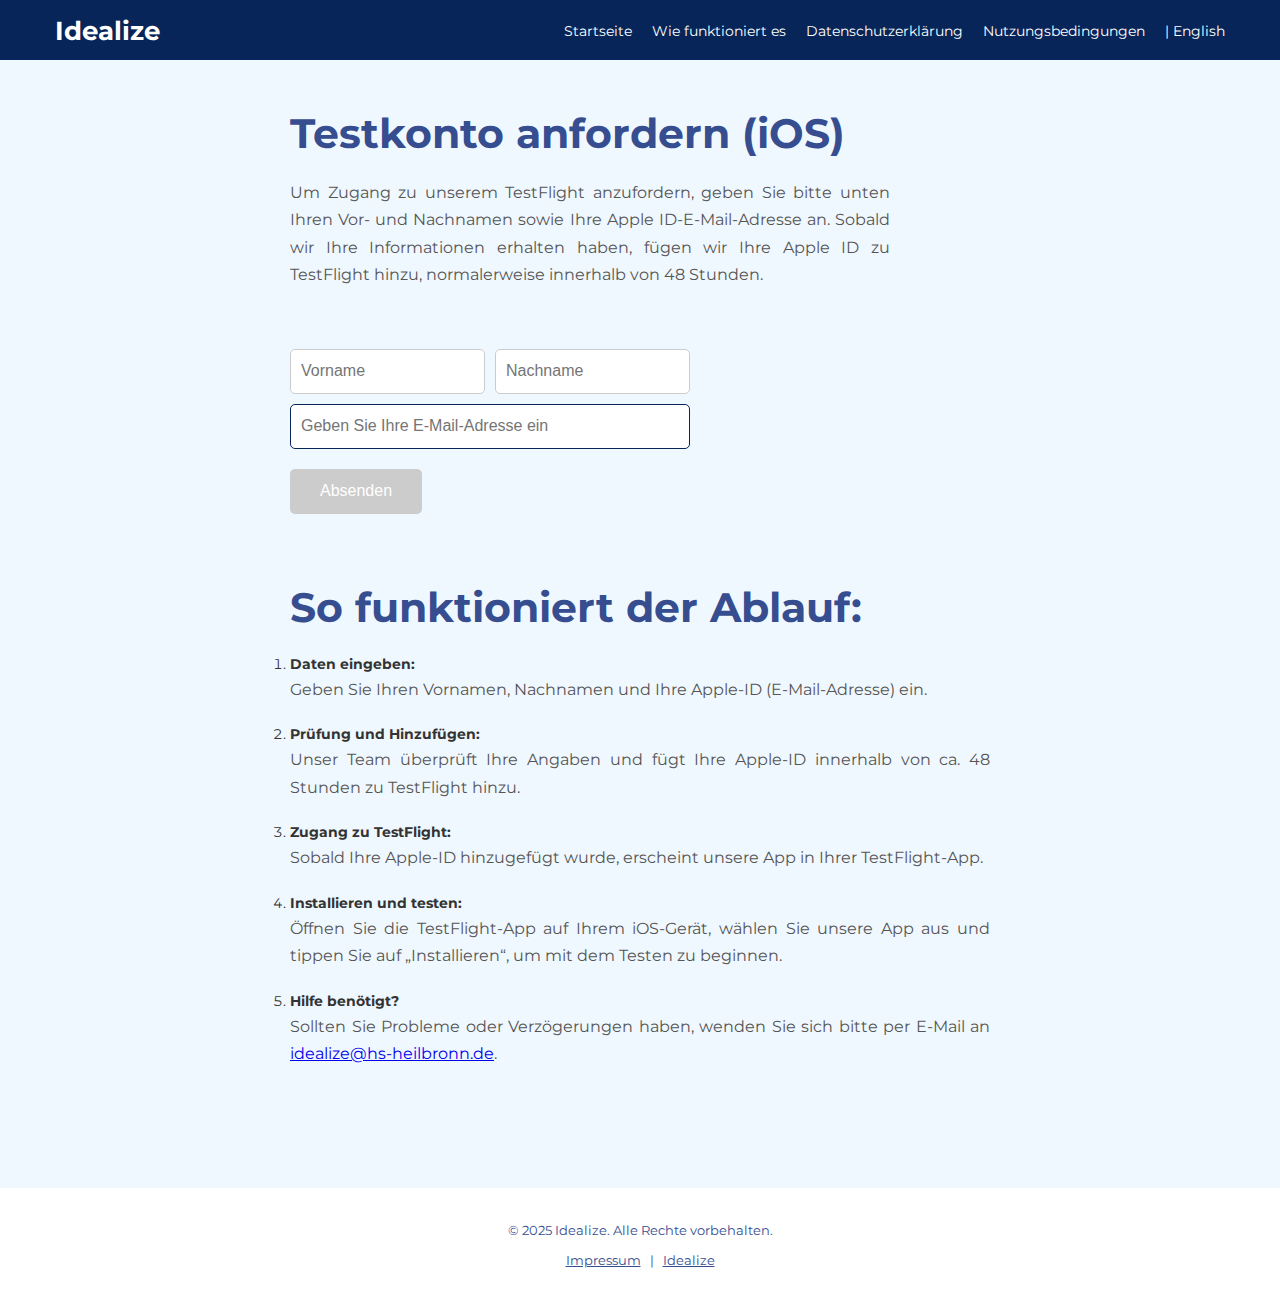
<file: de/ios-request-test-account.htm>
<!DOCTYPE html>
<html lang="de">

<head>
    <meta charset="UTF-8">
    <meta name="viewport" content="width=device-width, initial-scale=1.0">
    <title>Testkonto anfordern (iOS) - Idealize</title>
    <link rel="stylesheet" href="../style.css?v=4">
    <!-- Google Fonts -->
    <link href="https://fonts.googleapis.com/css2?family=Montserrat:wght@400;600;700&display=swap" rel="stylesheet">
    <script src="https://www.google.com/recaptcha/api.js" async defer></script>
</head>

<script>
    function enableSubmitButton() {
        document.getElementById("submit-button").disabled = false;
    }

    window.onload = function () {
        document.getElementById("submit-button").disabled = true;
    }
</script>

<style>
    .features li {
        display: flex;
        align-items: flex-start;
        position: relative;
        padding-left: 60px;
        flex-direction: row;
        list-style: none;
        margin-bottom: 50px;
        /* Keep image and text side by side */
    }

    .features li>div {
        display: flex;
        flex-direction: column;
        /* Stack h3 and p vertically */
    }

    .features img {
        width: 150px;
        margin-right: 20px;
        border-radius: 12px;
        object-fit: cover;
        box-shadow: 0 4px 6px rgba(0, 0, 0, 0.1);
    }

    .features h3 {
        font-size: 1.5rem;
        font-weight: 600;
        margin: 0 0 0.5rem;
        color: #333;
    }

    .features p {
        font-size: 1.2rem;
        color: #666;
        margin: 0;
        line-height: 1.5;
        max-width: 600px;
        text-align: left;
    }

    @media (max-width: 768px) {
        .features li {
            flex-direction: column;
            align-items: center;
            padding-left: 0;
            text-align: center;
        }

        .features img {
            width: 150px;
            margin: 0 0 15px;
        }

        .features h3 {
            font-size: 1.25rem;
            margin: 0 0 10px;
        }

        .features p {
            font-size: 1rem;
            line-height: 1.4;
        }
    }

    form {
        max-width: 400px;
        /* display: flex; */
        /* flex-direction: column; */
    }

    form button {
        display: block;
        padding-left: 30px;
        padding-right: 30px;
        /* padding: 10px; */
        height: 45px;
        background-color: var(--primary-color);
        color: #fff;
        border: none;
        border-radius: 5px;
        cursor: pointer;
        font-size: 1rem;
        font-weight: 300;
        transition: background-color 0.3s ease;
    }

    form button:disabled {
        background-color: #ccc;
        cursor: not-allowed;
    }

    form button:hover {
        background-color: #0056b3;
    }

    form input[type="email"],
    form input[type="text"] {
        width: 100%;
        padding: 10px;
        margin-bottom: 10px;
        border: 1px solid #ccc;
        border-radius: 5px;
        font-size: 1rem;
        font-weight: 300;
        height: 45px;
    }

    form input[type="email"]:focus {
        outline: none;
        border-color: var(--primary-color);
    }
</style>

<body>
    <!-- Navigation -->
    <nav>
        <div class="container">
            <h1>Idealize</h1>
            <ul>
                <li><a href="index.htm">Startseite</a></li>
                <li><a href="hiw.htm">Wie funktioniert es</a></li>
                <li><a href="privacy-policy.htm">Datenschutzerklärung</a></li>
                <li><a href="terms-conditions.htm">Nutzungsbedingungen</a></li>
                <li><a href="../ios-request-test-account.htm">| English</a></li>
            </ul>
            <div id="menu-btn">
                <span class="bar"></span>
                <span class="bar"></span>
                <span class="bar"></span>
            </div>
        </div>
    </nav>
    <script>
        document.getElementById('menu-btn').addEventListener('click', function () {
            this.classList.toggle('active');
            document.querySelector('nav ul').classList.toggle('active');
        });
    </script>

    <!-- Hauptbereich -->
   <!-- Hauptbereich -->
<section id="home">
    <div class="container">
        <!-- Inhalt -->
        <div class="content2">
            <h2>Testkonto anfordern (iOS)</h2>
            <p style="max-width: 600px; margin-bottom: 60px;">
                Um Zugang zu unserem TestFlight anzufordern, geben Sie bitte unten Ihren Vor- und Nachnamen sowie Ihre Apple ID-E-Mail-Adresse an. Sobald wir Ihre Informationen erhalten haben, fügen wir Ihre Apple ID zu TestFlight hinzu, normalerweise innerhalb von 48 Stunden.
            </p>
            <form name="request-form" id="request-form">
                <div style="display: flex; gap: 10px;">
                    <input type="text" placeholder="Vorname" required name="first_name" id="first_name" style="flex: 1;" autocomplete="given-name" />
                    <input type="text" placeholder="Nachname" required name="last_name" id="last_name" style="flex: 1;" autocomplete="family-name" />
                </div>

                <input type="email" placeholder="Geben Sie Ihre E-Mail-Adresse ein" required name="email" id="email" autofocus autocapitalize="off" autocorrect="off" spellcheck="false" autofill="false" />

                <div class="g-recaptcha" data-sitekey="6LepSAYrAAAAAJJ1YTeKr20jDHVtgXeBFX32yawX" data-action="LOGIN" data-callback="enableSubmitButton"></div>

                <button style="margin-top: 10px;" type="submit" id="submit-button" disabled>Absenden</button>
            </form>

            <!-- Ablauf der Anfrage -->
            <div style="margin-top: 60px; max-width: 700px;">
                <h2>So funktioniert der Ablauf:</h2>
                <ol>
                    <li>
                        <strong>Daten eingeben:</strong>
                        <p>Geben Sie Ihren Vornamen, Nachnamen und Ihre Apple-ID (E-Mail-Adresse) ein.</p>
                    </li>
                    <li>
                        <strong>Prüfung und Hinzufügen:</strong>
                        <p>Unser Team überprüft Ihre Angaben und fügt Ihre Apple-ID innerhalb von ca. 48 Stunden zu TestFlight hinzu.</p>
                    </li>
                    <li>
                        <strong>Zugang zu TestFlight:</strong>
                        <p>Sobald Ihre Apple-ID hinzugefügt wurde, erscheint unsere App in Ihrer TestFlight-App.</p>
                    </li>
                    <li>
                        <strong>Installieren und testen:</strong>
                        <p>Öffnen Sie die TestFlight-App auf Ihrem iOS-Gerät, wählen Sie unsere App aus und tippen Sie auf „Installieren“, um mit dem Testen zu beginnen.</p>
                    </li>
                    <li>
                        <strong>Hilfe benötigt?</strong>
                        <p>Sollten Sie Probleme oder Verzögerungen haben, wenden Sie sich bitte per E-Mail an <a href="mailto:idealize@hs-heilbronn.de">idealize@hs-heilbronn.de</a>.</p>
                    </li>
                </ol>
            </div>
        </div>
    </div>
</section>

    <script>
        function validateEmail(email) {
            const emailRegex = /^[^\s@]+@[^\s@]+\.[^\s@]+$/;
            return emailRegex.test(email);
        }

        document.getElementById('request-form').addEventListener('submit', function (e) {
            e.preventDefault();

            const email = document.getElementById('email').value;
            const firstName = document.getElementById('first_name').value;
            const lastName = document.getElementById('last_name').value;

            if (!email || !firstName || !lastName) {
                alert('Bitte füllen Sie alle Felder aus.');
                return;
            } else {
                if (!validateEmail(email)) {
                    alert('Bitte geben Sie eine gültige E-Mail-Adresse ein.');
                    return;
                }
            }

            const recaptchaResponse = grecaptcha.getResponse();
            if (!recaptchaResponse) {
                alert('Bitte vervollständigen Sie das reCAPTCHA');
                return;
            }

            fetch('https://api.campusconnects.de/request-test-account', {
                method: 'POST',
                headers: {
                    'Content-Type': 'application/json',
                },
                body: JSON.stringify({
                    email: email,
                    firstName: firstName,
                    lastName: lastName,
                    recaptchaToken: recaptchaResponse
                })
            })
                .then(response => response.json())
                .then(data => {
                    console.log('Antwort:', data);
                    if (data.success) {
                        alert('Anfrage erfolgreich abgeschickt!');
                        document.getElementById('request-form').reset();
                        grecaptcha.reset();
                        document.getElementById('submit-button').disabled = true;
                    } else {
                        alert('Verifizierung fehlgeschlagen. Bitte versuchen Sie es erneut.');
                        grecaptcha.reset();
                    }
                })
                .catch(error => {
                    console.error('Fehler:', error);
                    alert('Ein Fehler ist aufgetreten. Bitte versuchen Sie es später erneut.');
                });
        });
    </script>
    <!-- Footer -->
    <footer>
        <p>&copy; 2025 Idealize. Alle Rechte vorbehalten.</p>
        <p style="padding-top: 15px;">
            <a href="https://www.hs-heilbronn.de/de/impressum" target="_blank">Impressum</a> &nbsp;&nbsp;|&nbsp;&nbsp;
            <a target="_blank" href="https://www.hs-heilbronn.de/de/idealize">Idealize</a>
        </p>
    </footer>
</body>

</html>
</file>
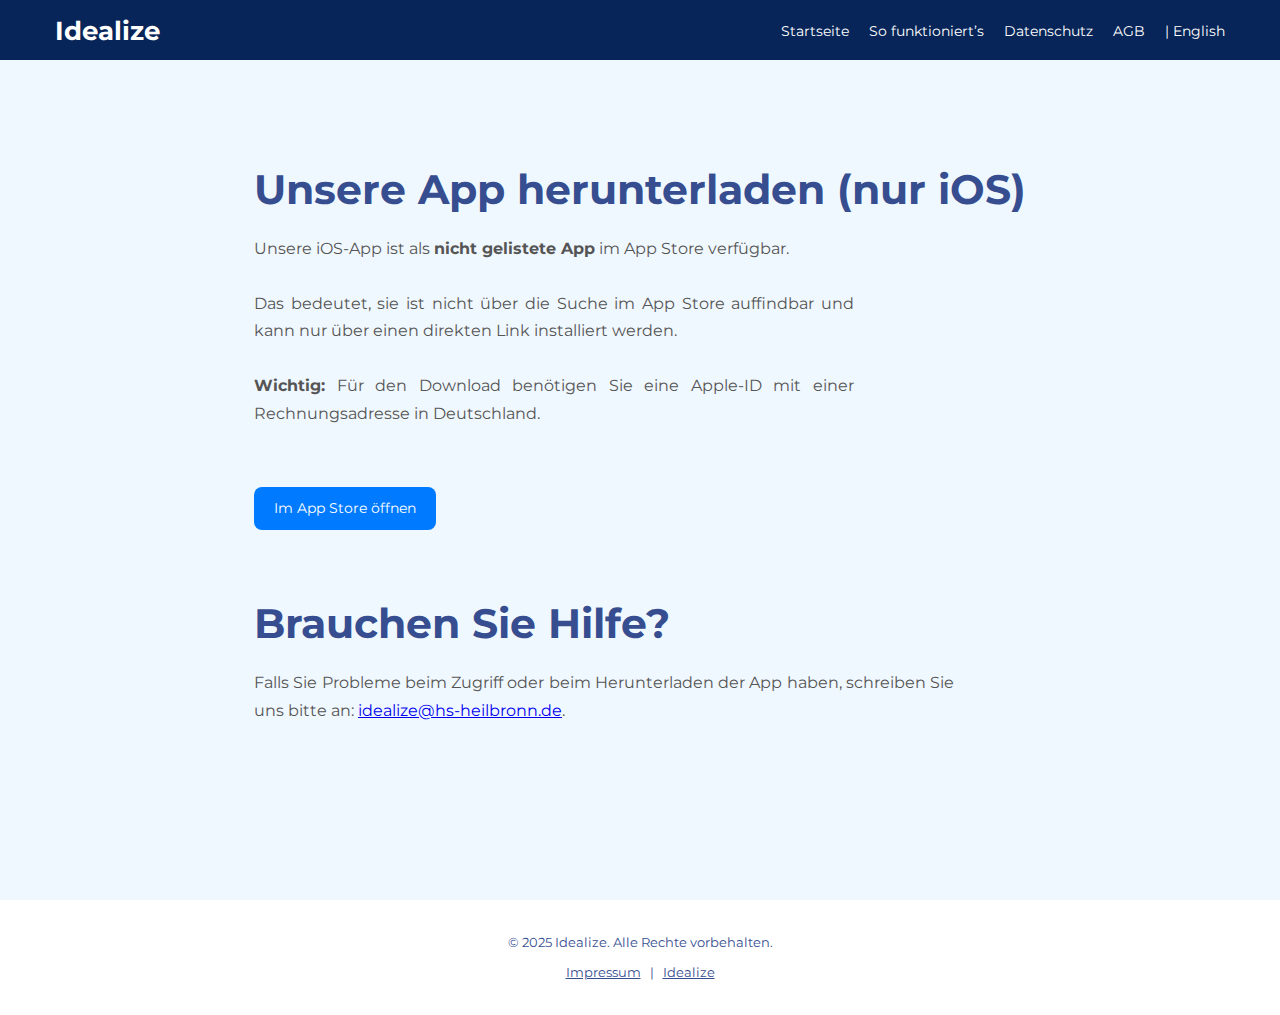
<file: de/ios-unlisted-link.htm>
<!DOCTYPE html>
<html lang="de">

<head>
    <meta charset="UTF-8">
    <meta name="viewport" content="width=device-width, initial-scale=1.0">
    <title>iOS-App herunterladen – Idealize</title>
    <link rel="stylesheet" href="../style.css?v=4">
    <link href="https://fonts.googleapis.com/css2?family=Montserrat:wght@400;600;700&display=swap" rel="stylesheet">
</head>

<body>
    <!-- Navigation -->
    <nav>
        <div class="container">
            <h1>Idealize</h1>
            <ul>
                <li><a href="../index.htm">Startseite</a></li>
                <li><a href="../hiw.htm">So funktioniert’s</a></li>
                <li><a href="../privacy-policy.htm">Datenschutz</a></li>
                <li><a href="../terms-conditions.htm">AGB</a></li>
                <li><a href="../ios-unlisted-link.htm">| English</a></li>
            </ul>
            <div id="menu-btn">
                <span class="bar"></span>
                <span class="bar"></span>
                <span class="bar"></span>
            </div>
        </div>
    </nav>

    <script>
        document.getElementById('menu-btn').addEventListener('click', function () {
            this.classList.toggle('active');
            document.querySelector('nav ul').classList.toggle('active');
        });
    </script>

    <!-- Home Section -->
    <section id="home">
        <div class="container">
            <div class="content2">
                <h2>Unsere App herunterladen (nur iOS)</h2>
                <p style="max-width: 600px; margin-bottom: 60px;">
                    Unsere iOS-App ist als <strong>nicht gelistete App</strong> im App Store verfügbar.
                    <br><br>
                    Das bedeutet, sie ist nicht über die Suche im App Store auffindbar und kann nur über einen direkten Link installiert werden.
                    <br><br>
                    <strong>Wichtig:</strong> Für den Download benötigen Sie eine Apple-ID mit einer Rechnungsadresse in Deutschland.
                </p>

                <a href="https://apps.apple.com/us/app/hhn-idealize/id6744242531" 
                    style="display: inline-block; padding: 10px 20px; background-color: #007AFF; color: white; border-radius: 8px; text-decoration: none;">
                    Im App Store öffnen
                </a>

                <div style="margin-top: 60px; max-width: 700px;">
                    <h2>Brauchen Sie Hilfe?</h2>
                    <p>
                        Falls Sie Probleme beim Zugriff oder beim Herunterladen der App haben, schreiben Sie uns bitte an:
                        <a href="mailto:idealize@hs-heilbronn.de">idealize@hs-heilbronn.de</a>.
                    </p>
                </div>
            </div>
        </div>
    </section>

    <!-- Footer -->
    <footer>
        <p>&copy; 2025 Idealize. Alle Rechte vorbehalten.</p>
        <p style="padding-top: 15px;">
            <a href="https://www.hs-heilbronn.de/de/impressum" target="_blank">Impressum</a> &nbsp;&nbsp;|&nbsp;&nbsp;
            <a target="_blank" href="https://www.hs-heilbronn.de/de/idealize">Idealize</a>
        </p>
    </footer>
</body>

</html>
</file>
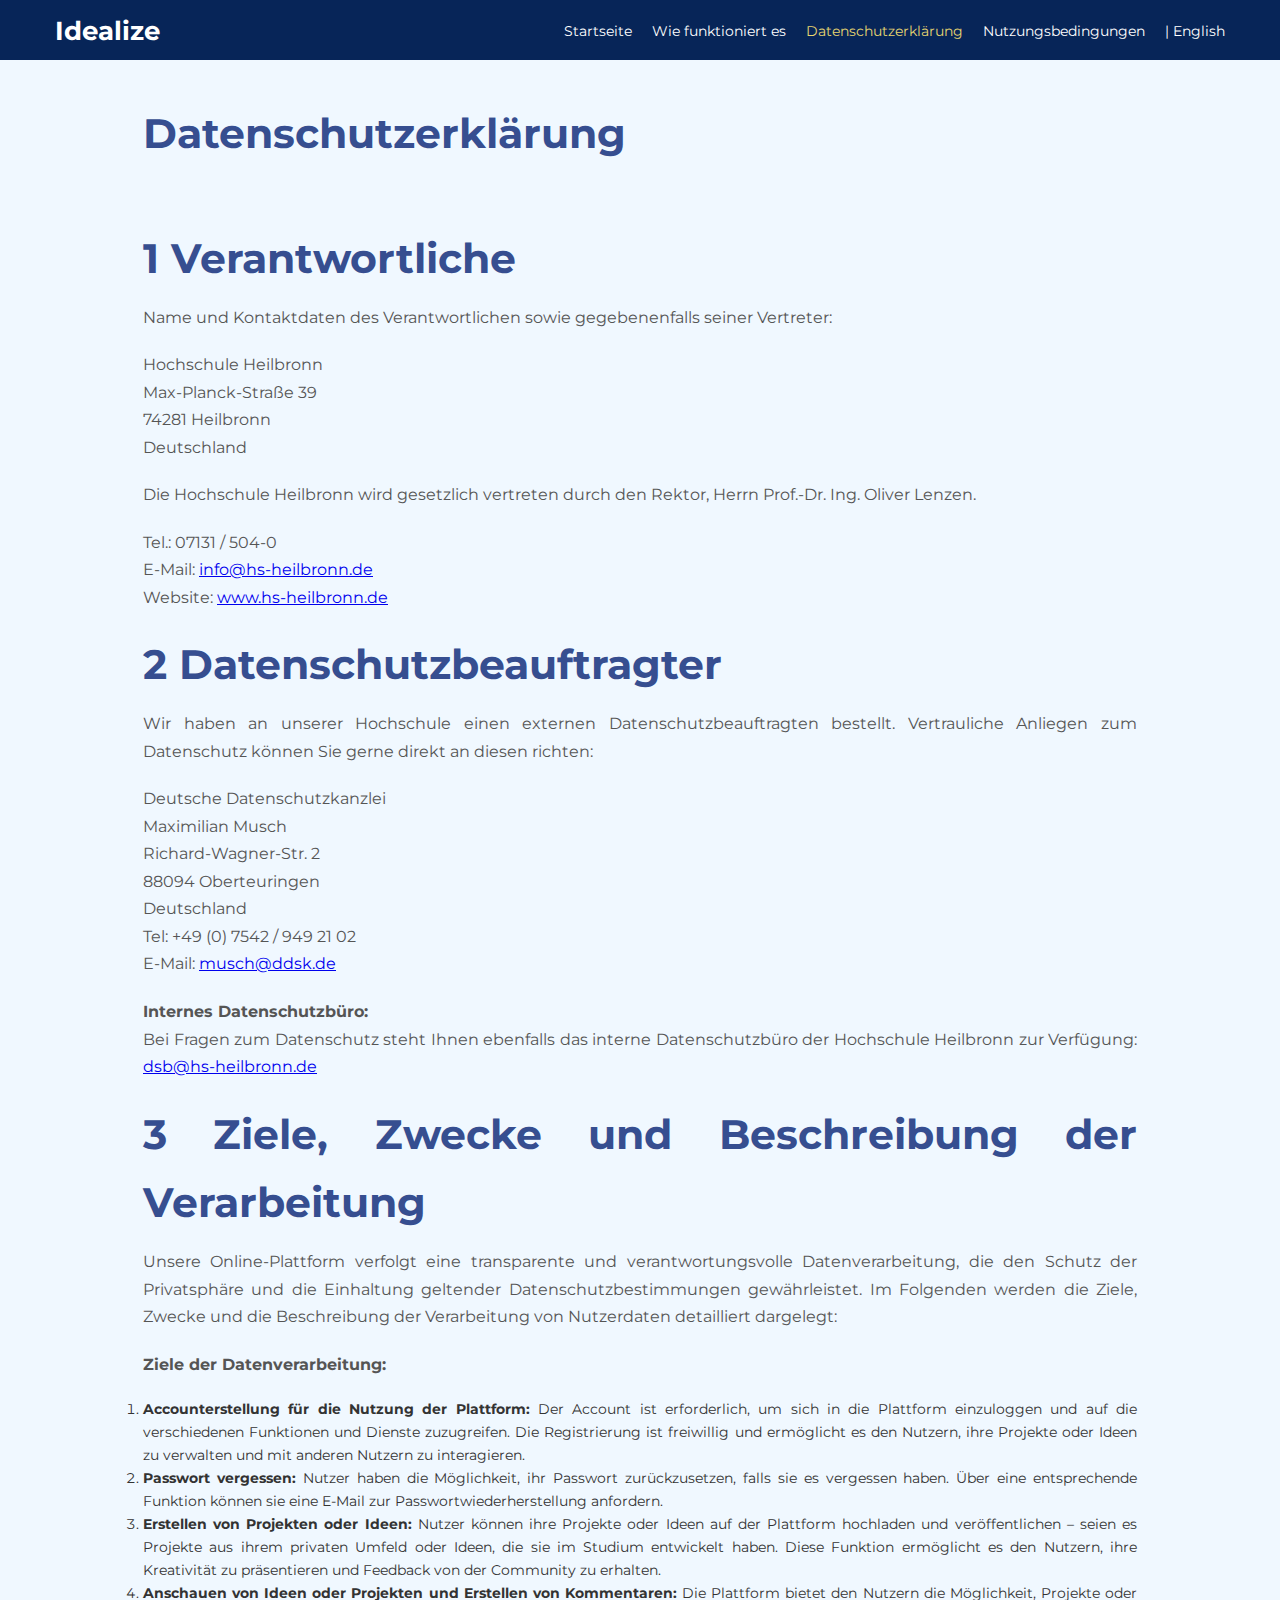
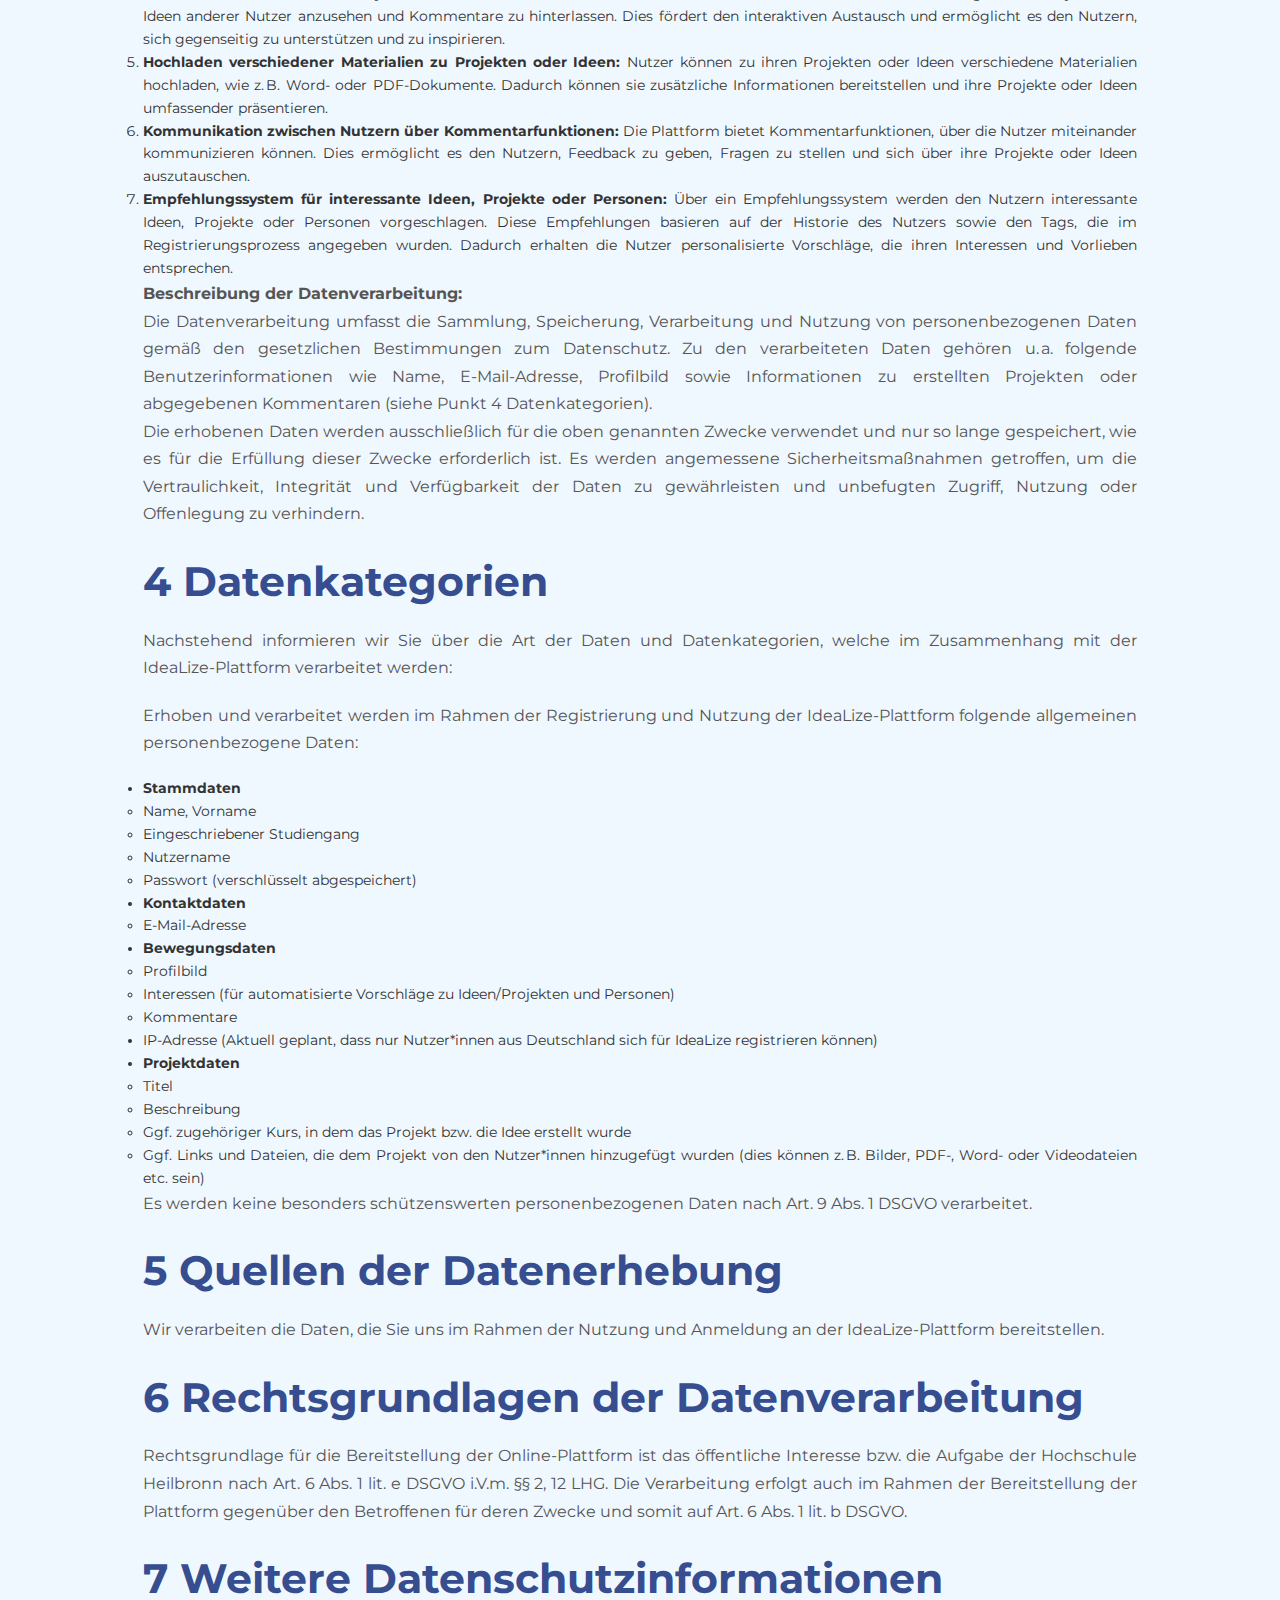
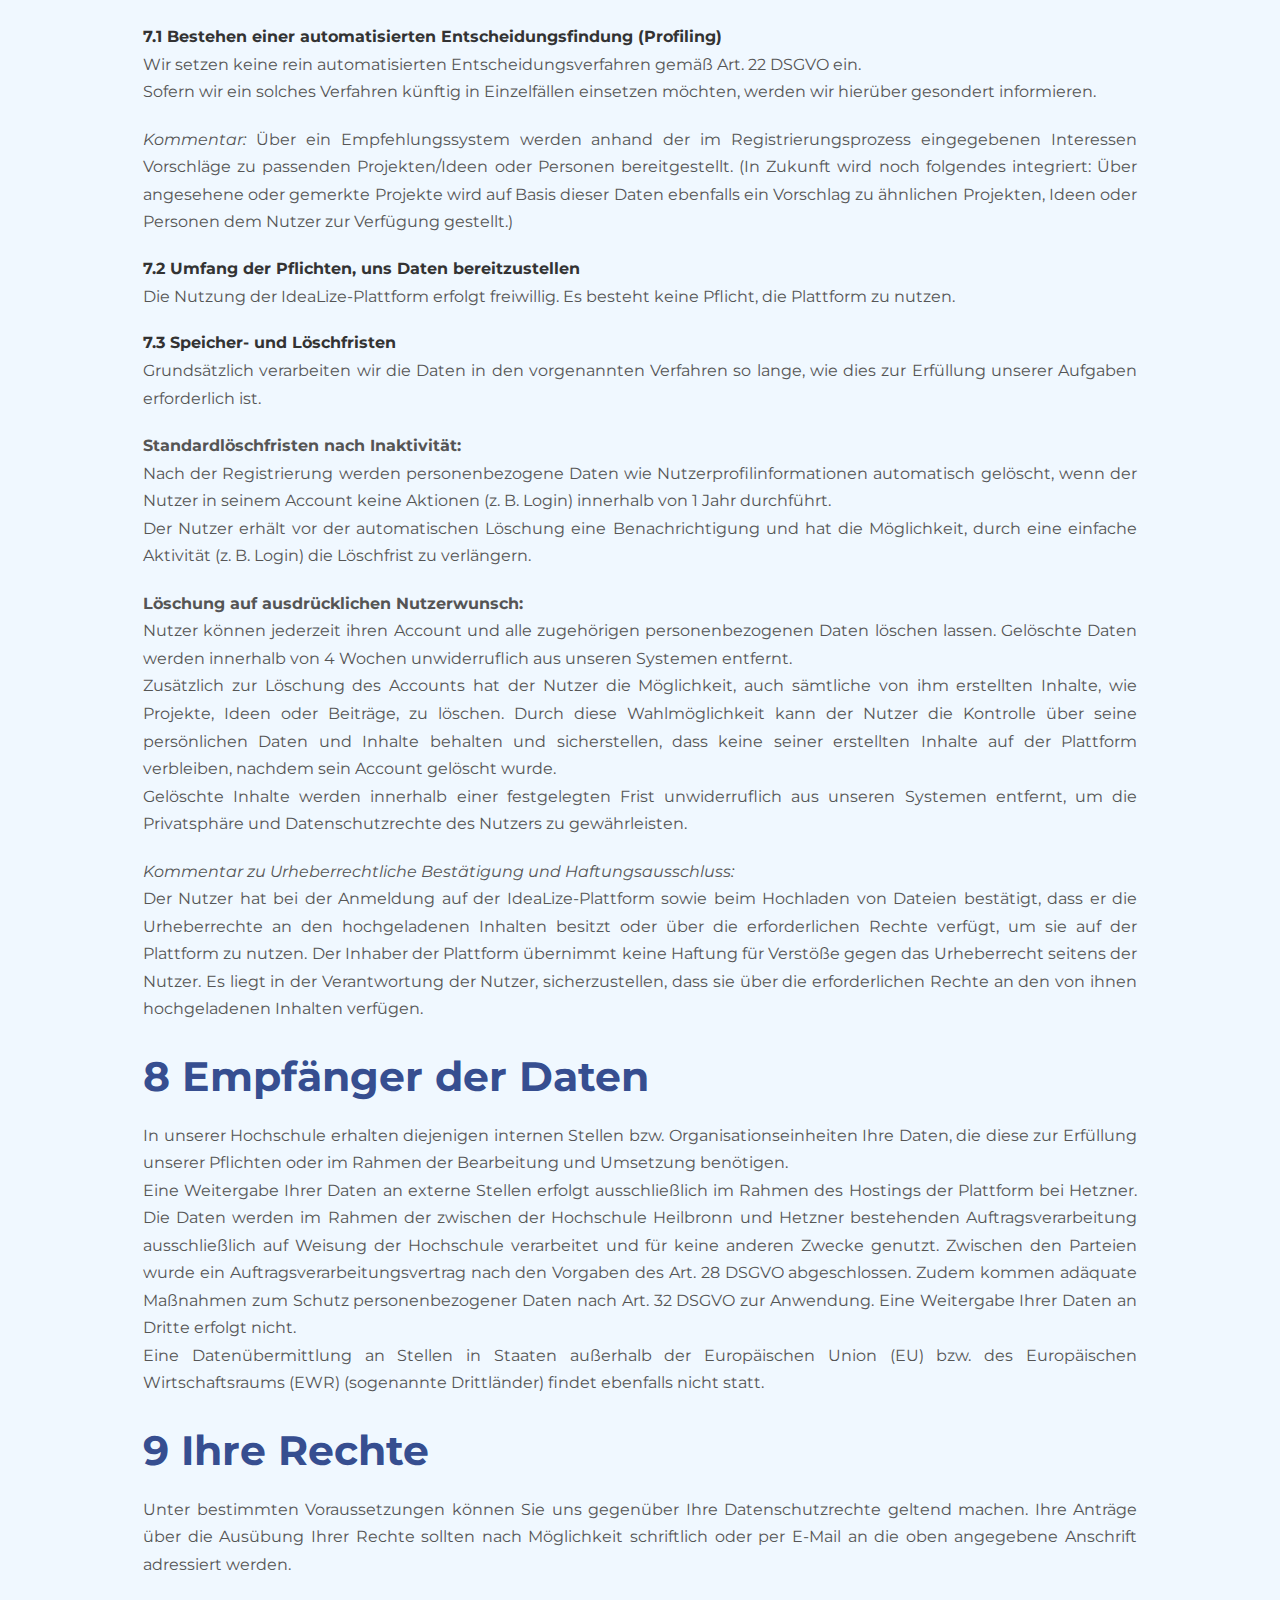
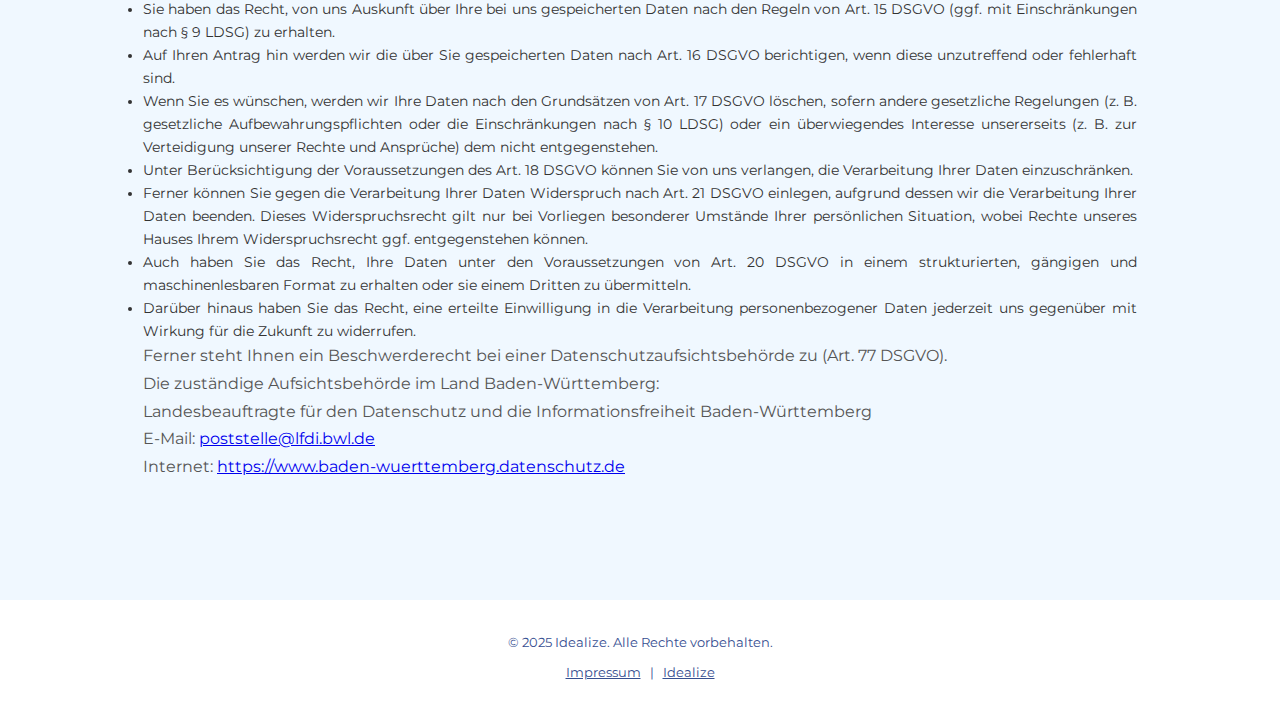
<file: de/privacy-policy.htm>
<!DOCTYPE html>
<html lang="en">

<head>
  <meta charset="UTF-8">
  <meta name="viewport" content="width=device-width, initial-scale=1.0">
  <title>Datenschutzerklärung – IdeaLize-Plattform</title>
  <link rel="stylesheet" href="../style.css?v=4">
  <!-- Google Fonts -->
  <link href="https://fonts.googleapis.com/css2?family=Montserrat:wght@400;600;700&display=swap" rel="stylesheet">
</head>

<body>
  <!-- Navigation -->
  <nav>
    <div class="container">
      <h1>Idealize</h1>
      <ul>
        <li><a href="index.htm">Startseite</a></li>
        <li><a href="hiw.htm">Wie funktioniert es</a></li>
        <li><a href="privacy-policy.htm" class="active">Datenschutzerklärung</a></li>
        <li><a href="terms-conditions.htm">Nutzungsbedingungen</a></li>
        <li><a href="../privacy-policy.htm">| English</a></li>
      </ul>
      <div id="menu-btn">
        <span class="bar"></span>
        <span class="bar"></span>
        <span class="bar"></span>
      </div>
    </div>
  </nav>
  <script>
    document.getElementById('menu-btn').addEventListener('click', function () {
      this.classList.toggle('active');
      document.querySelector('nav ul').classList.toggle('active');
    });
  </script>

  <!-- Home Section -->
  <section id="home">
    <div class="container">
      <!-- Content -->
      <div class="content2">
        <h2>Datenschutzerklärung</h2>
        <br /><br />

        <h2>1 Verantwortliche</h2>
        <p>
          Name und Kontaktdaten des Verantwortlichen sowie gegebenenfalls seiner Vertreter:
        </p>
        <p>
          Hochschule Heilbronn<br>
          Max-Planck-Straße 39<br>
          74281 Heilbronn<br>
          Deutschland
        </p>
        <p>
          Die Hochschule Heilbronn wird gesetzlich vertreten durch den Rektor, Herrn Prof.-Dr. Ing. Oliver Lenzen.
        </p>
        <p>
          Tel.: 07131 / 504-0<br>
          E-Mail: <a href="mailto:info@hs-heilbronn.de">info@hs-heilbronn.de</a><br>
          Website: <a href="https://www.hs-heilbronn.de" target="_blank">www.hs-heilbronn.de</a>
        </p>

        <h2>2 Datenschutzbeauftragter</h2>
        <p>
          Wir haben an unserer Hochschule einen externen Datenschutzbeauftragten bestellt. Vertrauliche Anliegen zum
          Datenschutz können Sie gerne direkt an diesen richten:
        </p>
        <p>
          Deutsche Datenschutzkanzlei<br>
          Maximilian Musch<br>
          Richard-Wagner-Str. 2<br>
          88094 Oberteuringen<br>
          Deutschland<br>
          Tel: +49 (0) 7542 / 949 21 02<br>
          E-Mail: <a href="mailto:musch@ddsk.de">musch@ddsk.de</a>
        </p>
        <p>
          <strong>Internes Datenschutzbüro:</strong><br>
          Bei Fragen zum Datenschutz steht Ihnen ebenfalls das interne Datenschutzbüro der Hochschule Heilbronn zur
          Verfügung: <a href="mailto:dsb@hs-heilbronn.de">dsb@hs-heilbronn.de</a>
        </p>

        <h2>3 Ziele, Zwecke und Beschreibung der Verarbeitung</h2>
        <p>
          Unsere Online-Plattform verfolgt eine transparente und verantwortungsvolle Datenverarbeitung, die den Schutz
          der Privatsphäre und die Einhaltung geltender Datenschutzbestimmungen gewährleistet. Im Folgenden werden die
          Ziele, Zwecke und die Beschreibung der Verarbeitung von Nutzerdaten detailliert dargelegt:
        </p>
        <p><strong>Ziele der Datenverarbeitung:</strong></p>
        <ol>
          <li>
            <strong>Accounterstellung für die Nutzung der Plattform:</strong> Der Account ist erforderlich, um sich in
            die Plattform einzuloggen und auf die verschiedenen Funktionen und Dienste zuzugreifen. Die Registrierung
            ist freiwillig und ermöglicht es den Nutzern, ihre Projekte oder Ideen zu verwalten und mit anderen Nutzern
            zu interagieren.
          </li>
          <li>
            <strong>Passwort vergessen:</strong> Nutzer haben die Möglichkeit, ihr Passwort zurückzusetzen, falls sie es
            vergessen haben. Über eine entsprechende Funktion können sie eine E-Mail zur Passwortwiederherstellung
            anfordern.
          </li>
          <li>
            <strong>Erstellen von Projekten oder Ideen:</strong> Nutzer können ihre Projekte oder Ideen auf der
            Plattform hochladen und veröffentlichen – seien es Projekte aus ihrem privaten Umfeld oder Ideen, die sie im
            Studium entwickelt haben. Diese Funktion ermöglicht es den Nutzern, ihre Kreativität zu präsentieren und
            Feedback von der Community zu erhalten.
          </li>
          <li>
            <strong>Anschauen von Ideen oder Projekten und Erstellen von Kommentaren:</strong> Die Plattform bietet den
            Nutzern die Möglichkeit, Projekte oder Ideen anderer Nutzer anzusehen und Kommentare zu hinterlassen. Dies
            fördert den interaktiven Austausch und ermöglicht es den Nutzern, sich gegenseitig zu unterstützen und zu
            inspirieren.
          </li>
          <li>
            <strong>Hochladen verschiedener Materialien zu Projekten oder Ideen:</strong> Nutzer können zu ihren
            Projekten oder Ideen verschiedene Materialien hochladen, wie z. B. Word- oder PDF-Dokumente. Dadurch können
            sie zusätzliche Informationen bereitstellen und ihre Projekte oder Ideen umfassender präsentieren.
          </li>
          <li>
            <strong>Kommunikation zwischen Nutzern über Kommentarfunktionen:</strong> Die Plattform bietet
            Kommentarfunktionen, über die Nutzer miteinander kommunizieren können. Dies ermöglicht es den Nutzern,
            Feedback zu geben, Fragen zu stellen und sich über ihre Projekte oder Ideen auszutauschen.
          </li>
          <li>
            <strong>Empfehlungssystem für interessante Ideen, Projekte oder Personen:</strong> Über ein
            Empfehlungssystem werden den Nutzern interessante Ideen, Projekte oder Personen vorgeschlagen. Diese
            Empfehlungen basieren auf der Historie des Nutzers sowie den Tags, die im Registrierungsprozess angegeben
            wurden. Dadurch erhalten die Nutzer personalisierte Vorschläge, die ihren Interessen und Vorlieben
            entsprechen.
          </li>
        </ol>
        <p>
          <strong>Beschreibung der Datenverarbeitung:</strong><br>
          Die Datenverarbeitung umfasst die Sammlung, Speicherung, Verarbeitung und Nutzung von personenbezogenen Daten
          gemäß den gesetzlichen Bestimmungen zum Datenschutz. Zu den verarbeiteten Daten gehören u. a. folgende
          Benutzerinformationen wie Name, E-Mail-Adresse, Profilbild sowie Informationen zu erstellten Projekten oder
          abgegebenen Kommentaren (siehe Punkt 4 Datenkategorien).<br>
          Die erhobenen Daten werden ausschließlich für die oben genannten Zwecke verwendet und nur so lange
          gespeichert, wie es für die Erfüllung dieser Zwecke erforderlich ist. Es werden angemessene
          Sicherheitsmaßnahmen getroffen, um die Vertraulichkeit, Integrität und Verfügbarkeit der Daten zu
          gewährleisten und unbefugten Zugriff, Nutzung oder Offenlegung zu verhindern.
        </p>

        <h2>4 Datenkategorien</h2>
        <p>
          Nachstehend informieren wir Sie über die Art der Daten und Datenkategorien, welche im Zusammenhang mit der
          IdeaLize-Plattform verarbeitet werden:
        </p>
        <p>
          Erhoben und verarbeitet werden im Rahmen der Registrierung und Nutzung der IdeaLize-Plattform folgende
          allgemeinen personenbezogene Daten:
        </p>
        <ul>
          <li>
            <strong>Stammdaten</strong>
            <ul>
              <li>Name, Vorname</li>
              <li>Eingeschriebener Studiengang</li>
              <li>Nutzername</li>
              <li>Passwort (verschlüsselt abgespeichert)</li>
            </ul>
          </li>
          <li>
            <strong>Kontaktdaten</strong>
            <ul>
              <li>E-Mail-Adresse</li>
            </ul>
          </li>
          <li>
            <strong>Bewegungsdaten</strong>
            <ul>
              <li>Profilbild</li>
              <li>Interessen (für automatisierte Vorschläge zu Ideen/Projekten und Personen)</li>
              <li>Kommentare</li>
            </ul>
          </li>
          <li>
            IP-Adresse (Aktuell geplant, dass nur Nutzer*innen aus Deutschland sich für IdeaLize registrieren können)
          </li>
          <li>
            <strong>Projektdaten</strong>
            <ul>
              <li>Titel</li>
              <li>Beschreibung</li>
              <li>Ggf. zugehöriger Kurs, in dem das Projekt bzw. die Idee erstellt wurde</li>
              <li>Ggf. Links und Dateien, die dem Projekt von den Nutzer*innen hinzugefügt wurden (dies können z. B.
                Bilder, PDF-, Word- oder Videodateien etc. sein)</li>
            </ul>
          </li>
        </ul>
        <p>
          Es werden keine besonders schützenswerten personenbezogenen Daten nach Art. 9 Abs. 1 DSGVO verarbeitet.
        </p>

        <h2>5 Quellen der Datenerhebung</h2>
        <p>
          Wir verarbeiten die Daten, die Sie uns im Rahmen der Nutzung und Anmeldung an der IdeaLize-Plattform
          bereitstellen.
        </p>

        <h2>6 Rechtsgrundlagen der Datenverarbeitung</h2>
        <p>
          Rechtsgrundlage für die Bereitstellung der Online-Plattform ist das öffentliche Interesse bzw. die Aufgabe der
          Hochschule Heilbronn nach Art. 6 Abs. 1 lit. e DSGVO i.V.m. §§ 2, 12 LHG. Die Verarbeitung erfolgt auch im
          Rahmen der Bereitstellung der Plattform gegenüber den Betroffenen für deren Zwecke und somit auf Art. 6 Abs. 1
          lit. b DSGVO.
        </p>

        <h2>7 Weitere Datenschutzinformationen</h2>

        <h3>7.1 Bestehen einer automatisierten Entscheidungsfindung (Profiling)</h3>
        <p>
          Wir setzen keine rein automatisierten Entscheidungsverfahren gemäß Art. 22 DSGVO ein.<br>
          Sofern wir ein solches Verfahren künftig in Einzelfällen einsetzen möchten, werden wir hierüber gesondert
          informieren.
        </p>
        <p>
          <em>Kommentar:</em> Über ein Empfehlungssystem werden anhand der im Registrierungsprozess eingegebenen
          Interessen Vorschläge zu passenden Projekten/Ideen oder Personen bereitgestellt. (In Zukunft wird noch
          folgendes integriert: Über angesehene oder gemerkte Projekte wird auf Basis dieser Daten ebenfalls ein
          Vorschlag zu ähnlichen Projekten, Ideen oder Personen dem Nutzer zur Verfügung gestellt.)
        </p>

        <h3>7.2 Umfang der Pflichten, uns Daten bereitzustellen</h3>
        <p>
          Die Nutzung der IdeaLize-Plattform erfolgt freiwillig. Es besteht keine Pflicht, die Plattform zu nutzen.
        </p>

        <h3>7.3 Speicher- und Löschfristen</h3>
        <p>
          Grundsätzlich verarbeiten wir die Daten in den vorgenannten Verfahren so lange, wie dies zur Erfüllung unserer
          Aufgaben erforderlich ist.
        </p>
        <p>
          <strong>Standardlöschfristen nach Inaktivität:</strong><br>
          Nach der Registrierung werden personenbezogene Daten wie Nutzerprofilinformationen automatisch gelöscht, wenn
          der Nutzer in seinem Account keine Aktionen (z. B. Login) innerhalb von 1 Jahr durchführt.<br>
          Der Nutzer erhält vor der automatischen Löschung eine Benachrichtigung und hat die Möglichkeit, durch eine
          einfache Aktivität (z. B. Login) die Löschfrist zu verlängern.
        </p>
        <p>
          <strong>Löschung auf ausdrücklichen Nutzerwunsch:</strong><br>
          Nutzer können jederzeit ihren Account und alle zugehörigen personenbezogenen Daten löschen lassen. Gelöschte
          Daten werden innerhalb von 4 Wochen unwiderruflich aus unseren Systemen entfernt.<br>
          Zusätzlich zur Löschung des Accounts hat der Nutzer die Möglichkeit, auch sämtliche von ihm erstellten
          Inhalte, wie Projekte, Ideen oder Beiträge, zu löschen. Durch diese Wahlmöglichkeit kann der Nutzer die
          Kontrolle über seine persönlichen Daten und Inhalte behalten und sicherstellen, dass keine seiner erstellten
          Inhalte auf der Plattform verbleiben, nachdem sein Account gelöscht wurde.<br>
          Gelöschte Inhalte werden innerhalb einer festgelegten Frist unwiderruflich aus unseren Systemen entfernt, um
          die Privatsphäre und Datenschutzrechte des Nutzers zu gewährleisten.
        </p>
        <p>
          <em>Kommentar zu Urheberrechtliche Bestätigung und Haftungsausschluss:</em><br>
          Der Nutzer hat bei der Anmeldung auf der IdeaLize-Plattform sowie beim Hochladen von Dateien bestätigt, dass
          er die Urheberrechte an den hochgeladenen Inhalten besitzt oder über die erforderlichen Rechte verfügt, um sie
          auf der Plattform zu nutzen. Der Inhaber der Plattform übernimmt keine Haftung für Verstöße gegen das
          Urheberrecht seitens der Nutzer. Es liegt in der Verantwortung der Nutzer, sicherzustellen, dass sie über die
          erforderlichen Rechte an den von ihnen hochgeladenen Inhalten verfügen.
        </p>

        <h2>8 Empfänger der Daten</h2>
        <p>
          In unserer Hochschule erhalten diejenigen internen Stellen bzw. Organisationseinheiten Ihre Daten, die diese
          zur Erfüllung unserer Pflichten oder im Rahmen der Bearbeitung und Umsetzung benötigen.<br>
          Eine Weitergabe Ihrer Daten an externe Stellen erfolgt ausschließlich im Rahmen des Hostings der Plattform bei
          Hetzner. Die Daten werden im Rahmen der zwischen der
          Hochschule Heilbronn und Hetzner bestehenden Auftragsverarbeitung ausschließlich auf Weisung der Hochschule
          verarbeitet und für keine anderen Zwecke genutzt. Zwischen den Parteien wurde ein Auftragsverarbeitungsvertrag
          nach den Vorgaben des Art. 28 DSGVO abgeschlossen. Zudem kommen adäquate Maßnahmen zum Schutz
          personenbezogener Daten nach Art. 32 DSGVO zur Anwendung. Eine Weitergabe Ihrer Daten an Dritte erfolgt
          nicht.<br>
          Eine Datenübermittlung an Stellen in Staaten außerhalb der Europäischen Union (EU) bzw. des Europäischen
          Wirtschaftsraums (EWR) (sogenannte Drittländer) findet ebenfalls nicht statt.
        </p>

        <h2>9 Ihre Rechte</h2>
        <p>
          Unter bestimmten Voraussetzungen können Sie uns gegenüber Ihre Datenschutzrechte geltend machen. Ihre Anträge
          über die Ausübung Ihrer Rechte sollten nach Möglichkeit schriftlich oder per E-Mail an die oben angegebene
          Anschrift adressiert werden.
        </p>
        <ul>
          <li>Sie haben das Recht, von uns Auskunft über Ihre bei uns gespeicherten Daten nach den Regeln von Art. 15
            DSGVO (ggf. mit Einschränkungen nach § 9 LDSG) zu erhalten.</li>
          <li>Auf Ihren Antrag hin werden wir die über Sie gespeicherten Daten nach Art. 16 DSGVO berichtigen, wenn
            diese unzutreffend oder fehlerhaft sind.</li>
          <li>Wenn Sie es wünschen, werden wir Ihre Daten nach den Grundsätzen von Art. 17 DSGVO löschen, sofern andere
            gesetzliche Regelungen (z. B. gesetzliche Aufbewahrungspflichten oder die Einschränkungen nach § 10 LDSG)
            oder ein überwiegendes Interesse unsererseits (z. B. zur Verteidigung unserer Rechte und Ansprüche) dem
            nicht entgegenstehen.</li>
          <li>Unter Berücksichtigung der Voraussetzungen des Art. 18 DSGVO können Sie von uns verlangen, die
            Verarbeitung Ihrer Daten einzuschränken.</li>
          <li>Ferner können Sie gegen die Verarbeitung Ihrer Daten Widerspruch nach Art. 21 DSGVO einlegen, aufgrund
            dessen wir die Verarbeitung Ihrer Daten beenden. Dieses Widerspruchsrecht gilt nur bei Vorliegen besonderer
            Umstände Ihrer persönlichen Situation, wobei Rechte unseres Hauses Ihrem Widerspruchsrecht ggf.
            entgegenstehen können.</li>
          <li>Auch haben Sie das Recht, Ihre Daten unter den Voraussetzungen von Art. 20 DSGVO in einem strukturierten,
            gängigen und maschinenlesbaren Format zu erhalten oder sie einem Dritten zu übermitteln.</li>
          <li>Darüber hinaus haben Sie das Recht, eine erteilte Einwilligung in die Verarbeitung personenbezogener Daten
            jederzeit uns gegenüber mit Wirkung für die Zukunft zu widerrufen.</li>
        </ul>
        <p>
          Ferner steht Ihnen ein Beschwerderecht bei einer Datenschutzaufsichtsbehörde zu (Art. 77 DSGVO).<br>
          Die zuständige Aufsichtsbehörde im Land Baden-Württemberg:<br>
          Landesbeauftragte für den Datenschutz und die Informationsfreiheit Baden-Württemberg<br>
          E-Mail: <a href="mailto:poststelle@lfdi.bwl.de">poststelle@lfdi.bwl.de</a><br>
          Internet: <a href="https://www.baden-wuerttemberg.datenschutz.de"
            target="_blank">https://www.baden-wuerttemberg.datenschutz.de</a>
        </p>


      </div>
    </div>
  </section>

  <!-- Footer -->
  <footer>
    <p>&copy; 2025 Idealize. Alle Rechte vorbehalten.</p>
    <p style="padding-top: 15px;">
      <a href="https://www.hs-heilbronn.de/de/impressum" target="_blank">Impressum</a> &nbsp;&nbsp;|&nbsp;&nbsp; <a
        target="_blank" href="https://www.hs-heilbronn.de/de/idealize">Idealize</a>
    </p>
  </footer>
</body>

</html>
</file>
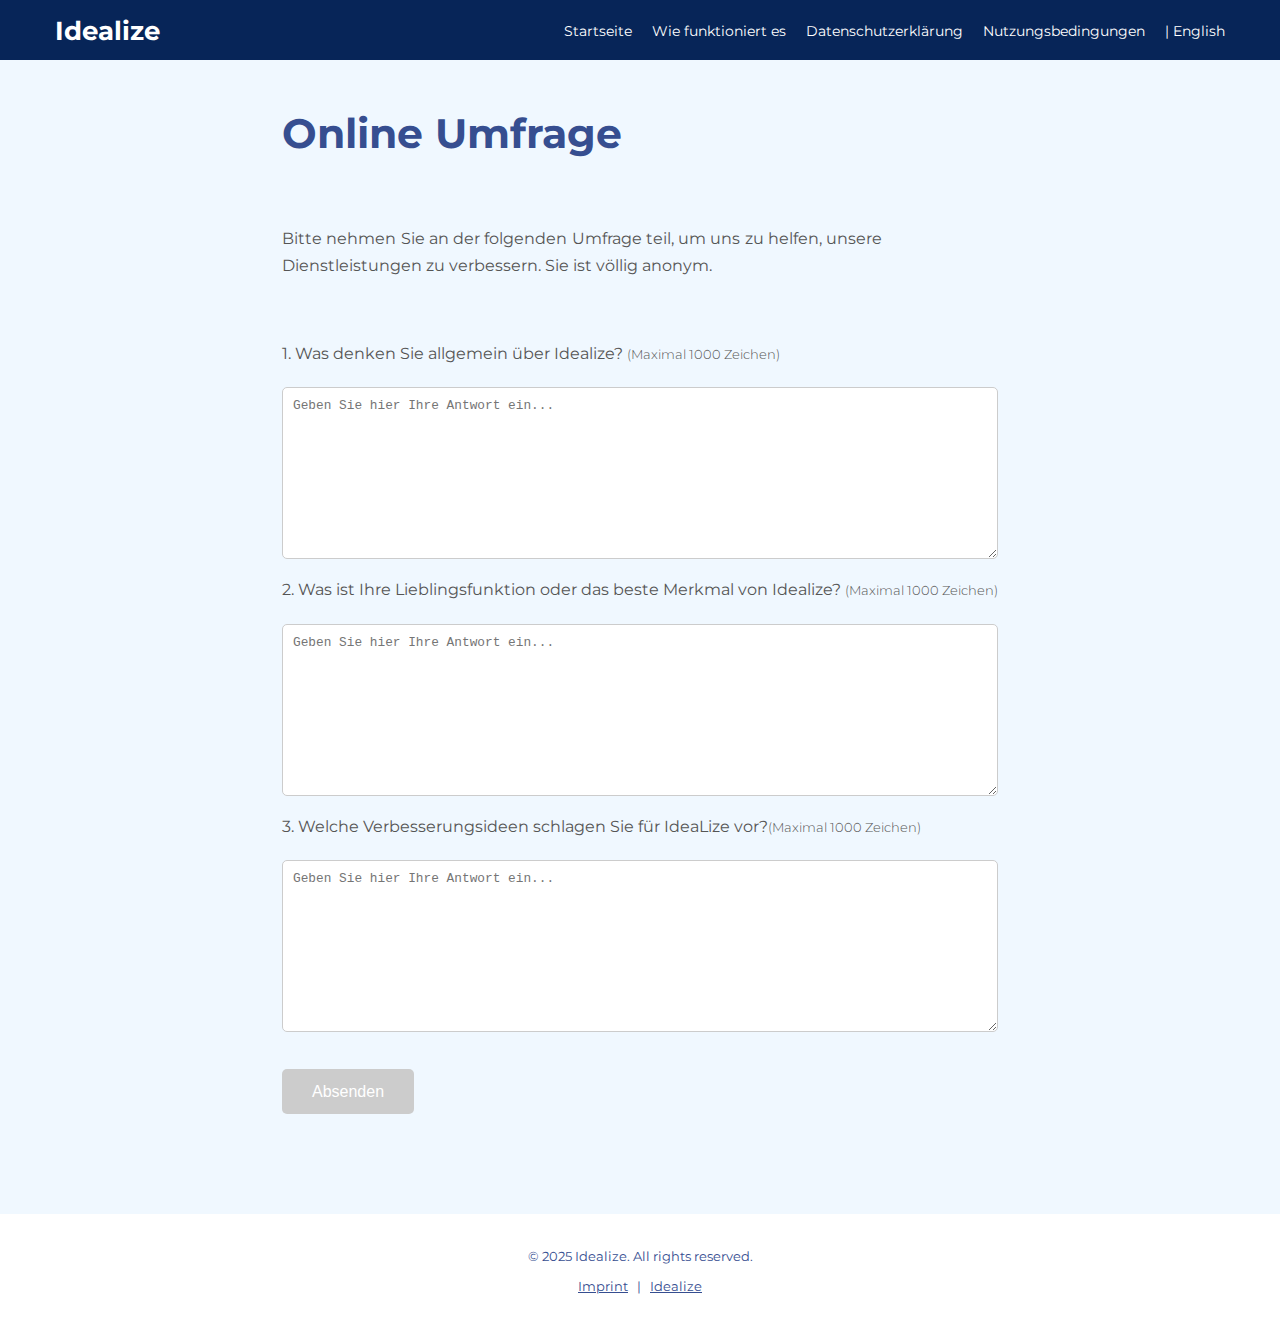
<file: de/survey.htm>
<!DOCTYPE html>
<html lang="en">

<head>
    <meta charset="UTF-8">
    <meta name="viewport" content="width=device-width, initial-scale=1.0">
    <title>Online Umfrage - Idealize</title>
    <link rel="stylesheet" href="../style.css?v=4">
    <!-- Google Fonts -->
    <link href="https://fonts.googleapis.com/css2?family=Montserrat:wght@400;600;700&display=swap" rel="stylesheet">
    <script src="https://www.google.com/recaptcha/api.js" async defer></script>
</head>

<script>
    function enableSubmitButton() {
        document.getElementById("submit-button").disabled = false;
    }

    window.onload = function () {
        document.getElementById("submit-button").disabled = true;
    }
</script>

<style>
    form input[type="text"],
    textarea {
        width: 100%;
        padding: 10px;
        margin-bottom: 10px;
        border: 1px solid #ccc;
        border-radius: 5px;
        font-size: 0.8rem;
        font-weight: 300;
    }

    form input[type="email"]:focus {
        outline: none;
        border-color: var(--primary-color);
    }

    .note {
        font-size: 0.8rem;
        font-weight: 300;
    }

    form button {
        display: block;
        padding-left: 30px;
        padding-right: 30px;
        /* padding: 10px; */
        height: 45px;
        background-color: var(--primary-color);
        color: #fff;
        border: none;
        border-radius: 5px;
        cursor: pointer;
        font-size: 1rem;
        font-weight: 300;
        transition: background-color 0.3s ease;
    }

    form button:disabled {
        background-color: #ccc;
        cursor: not-allowed;
    }

    form button:hover {
        background-color: #0056b3;
    }
</style>

<body>
    <!-- Navigation -->
    <nav>
        <div class="container">
            <h1>Idealize</h1>
            <ul>
                <li><a href="index.htm">Startseite</a></li>
                <li><a href="hiw.htm">Wie funktioniert es</a></li>
                <li><a href="privacy-policy.htm">Datenschutzerklärung</a></li>
                <li><a href="terms-conditions.htm">Nutzungsbedingungen</a></li>
                <li><a href="../survey.htm">| English</a></li>
            </ul>
            <div id="menu-btn">
                <span class="bar"></span>
                <span class="bar"></span>
                <span class="bar"></span>
            </div>
        </div>
    </nav>
    <script>
        document.getElementById('menu-btn').addEventListener('click', function () {
            this.classList.toggle('active');
            document.querySelector('nav ul').classList.toggle('active');
        });
    </script>

    <!-- Home Section -->
    <section id="home">
        <div class="container">
            <!-- Content -->
            <div class="content2">
                <h2>Online Umfrage</h2>
                <br /><br />
                <p style="max-width: 600px; margin-bottom: 60px;">
                    Bitte nehmen Sie an der folgenden Umfrage teil, um uns zu helfen, unsere Dienstleistungen zu verbessern. Sie ist völlig anonym.
                </p>
                <form name="request-form" id="request-form">
                    <p>
                        1. Was denken Sie allgemein über Idealize? <span class="note">(Maximal 1000 Zeichen)</span>
                    </p>
                    <textarea name="first_q" id="first_q" style="width: 100%;" rows="10"
                        placeholder="Geben Sie hier Ihre Antwort ein..." maxlength="1000" minlength="20"></textarea>

                    <p>
                        2. Was ist Ihre Lieblingsfunktion oder das beste Merkmal von Idealize? <span
                            class="note">(Maximal 1000 Zeichen)</span>
                    </p>
                    <textarea name="second_q" id="second_q" style="width: 100%;" rows="10"
                        placeholder="Geben Sie hier Ihre Antwort ein..." maxlength="1000" minlength="20"></textarea>

                    <p>
                        3. Welche Verbesserungsideen schlagen Sie für IdeaLize vor?<span class="note">(Maximal
                            1000 Zeichen)</span>
                    </p>
                    <textarea name="third_q" id="third_q" style="width: 100%;" rows="10"
                        placeholder="Geben Sie hier Ihre Antwort ein..." maxlength="1000" minlength="20"></textarea>

                    <p>

                    <div class="g-recaptcha" data-sitekey="6LepSAYrAAAAAJJ1YTeKr20jDHVtgXeBFX32yawX" data-action="LOGIN"
                        data-callback="enableSubmitButton"></div>

                    <button style="margin-top: 10px;" type="submit" id="submit-button" disabled>Absenden</button>
                </form>
            </div>
    </section>

    <script>
        document.getElementById('request-form').addEventListener('submit', function (e) {
            e.preventDefault();

            const firstQ = document.getElementById('first_q').value;
            const secondQ = document.getElementById('second_q').value;
            const thirdQ = document.getElementById('third_q').value;


            if (!firstQ || !secondQ || !thirdQ) {
                alert('Bitte füllen Sie alle Felder aus.');
                return;
            }

            // Get the reCAPTCHA response token
            const recaptchaResponse = grecaptcha.getResponse();

            // Check if we have a reCAPTCHA response
            if (!recaptchaResponse) {
                alert('Bitte beantworten Sie die reCAPTCHA');
                return;
            }

            // Send data to your API
            fetch('https://api.campusconnects.de/submit-survey', {
                method: 'POST',
                headers: {
                    'Content-Type': 'application/json',
                },
                body: JSON.stringify({
                    q1: firstQ,
                    q2: secondQ,
                    q3: thirdQ,
                    recaptchaToken: recaptchaResponse
                })
            })
                .then(response => response.json())
                .then(data => {
                    if (!!data.error) {
                        alert(data.message);
                        grecaptcha.reset();
                    } else {
                        alert('Umfrage erfolgreich abgeschickt!');
                        // Optional: reset the form and reCAPTCHA
                        document.getElementById('request-form').reset();
                        grecaptcha.reset();
                        // Disable submit button again
                        document.getElementById('submit-button').disabled = true;
                    }
                })
                .catch(error => {
                    console.error('Error:', error);
                    alert('Ein Fehler ist aufgetreten. Bitte versuchen Sie es später erneut.');
                });
        });
    </script>

    <!-- Footer -->
    <footer>
        <p>&copy; 2025 Idealize. All rights reserved.</p>
        <p style="padding-top: 15px;">
            <a href="https://www.hs-heilbronn.de/de/impressum" target="_blank">Imprint</a> &nbsp;&nbsp;|&nbsp;&nbsp; <a
                target="_blank" href="https://www.hs-heilbronn.de/de/idealize">Idealize</a>
        </p>
    </footer>
</body>

</html>
</file>
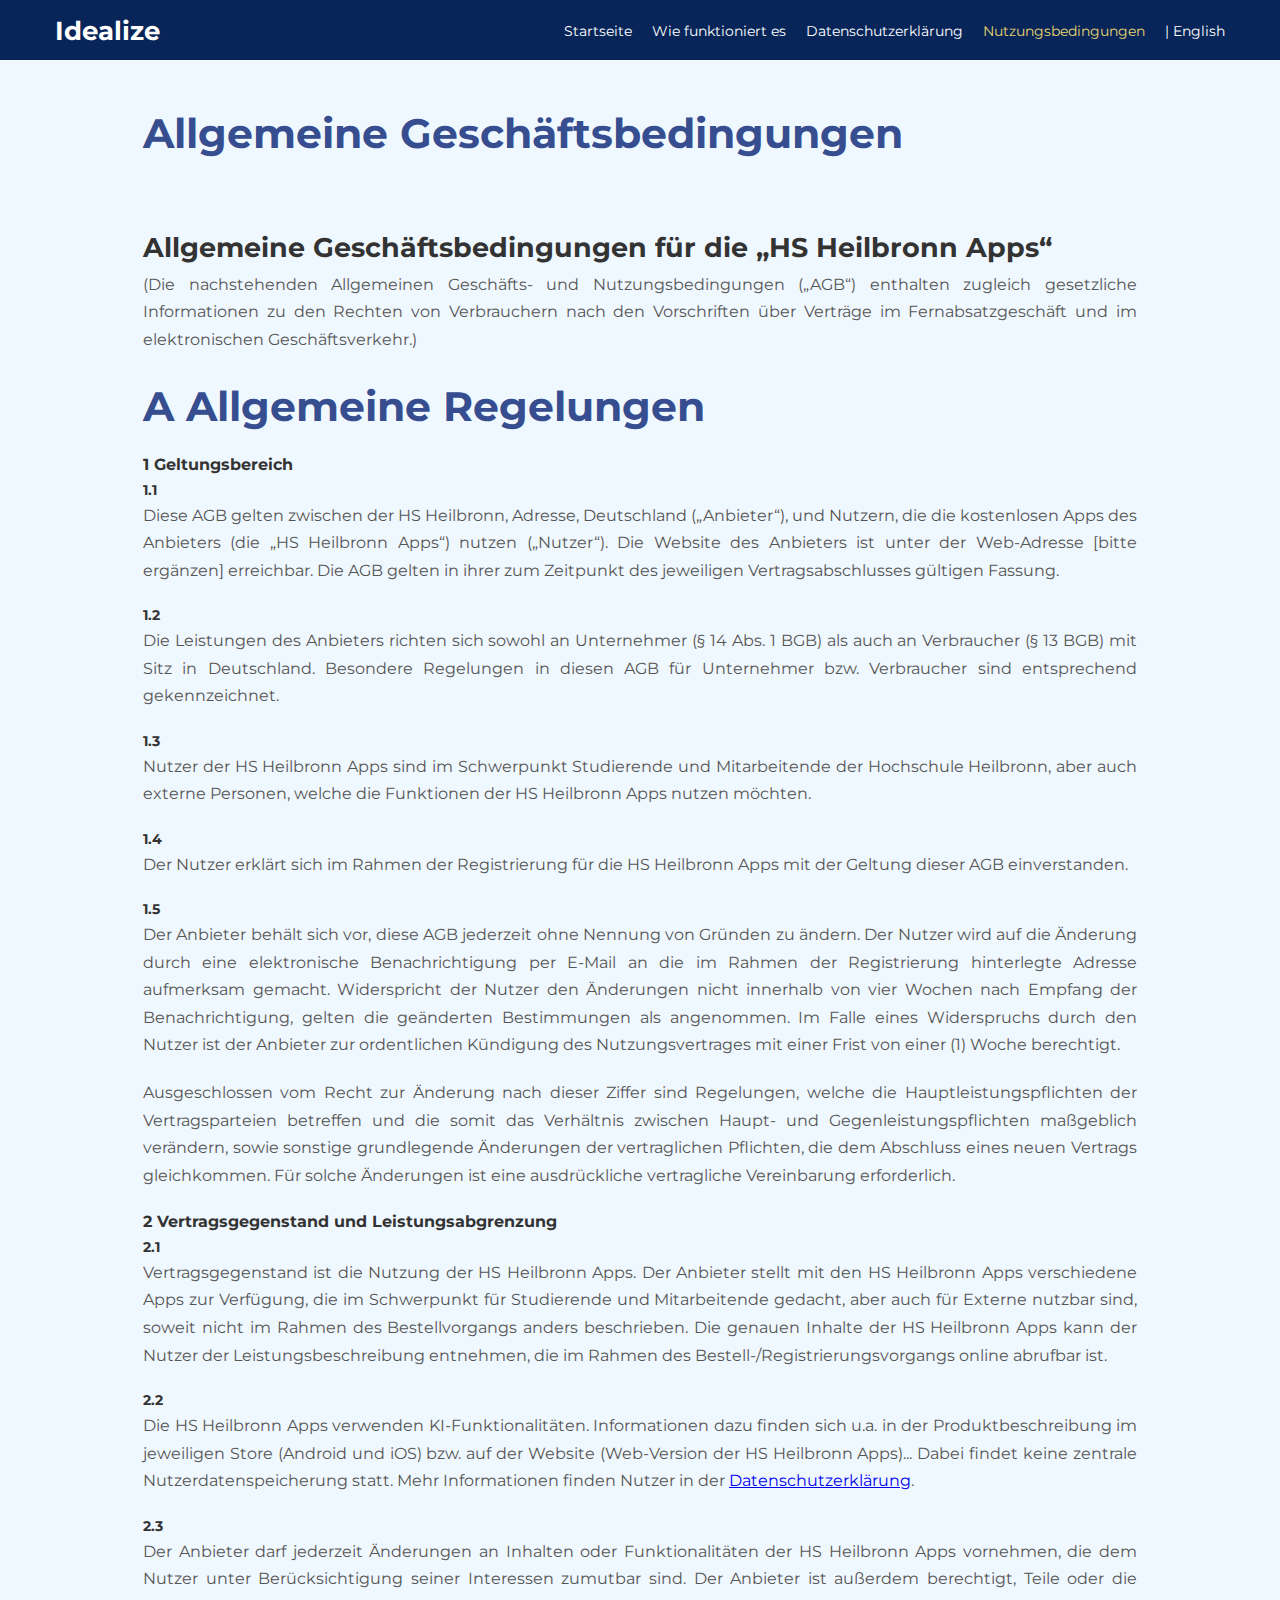
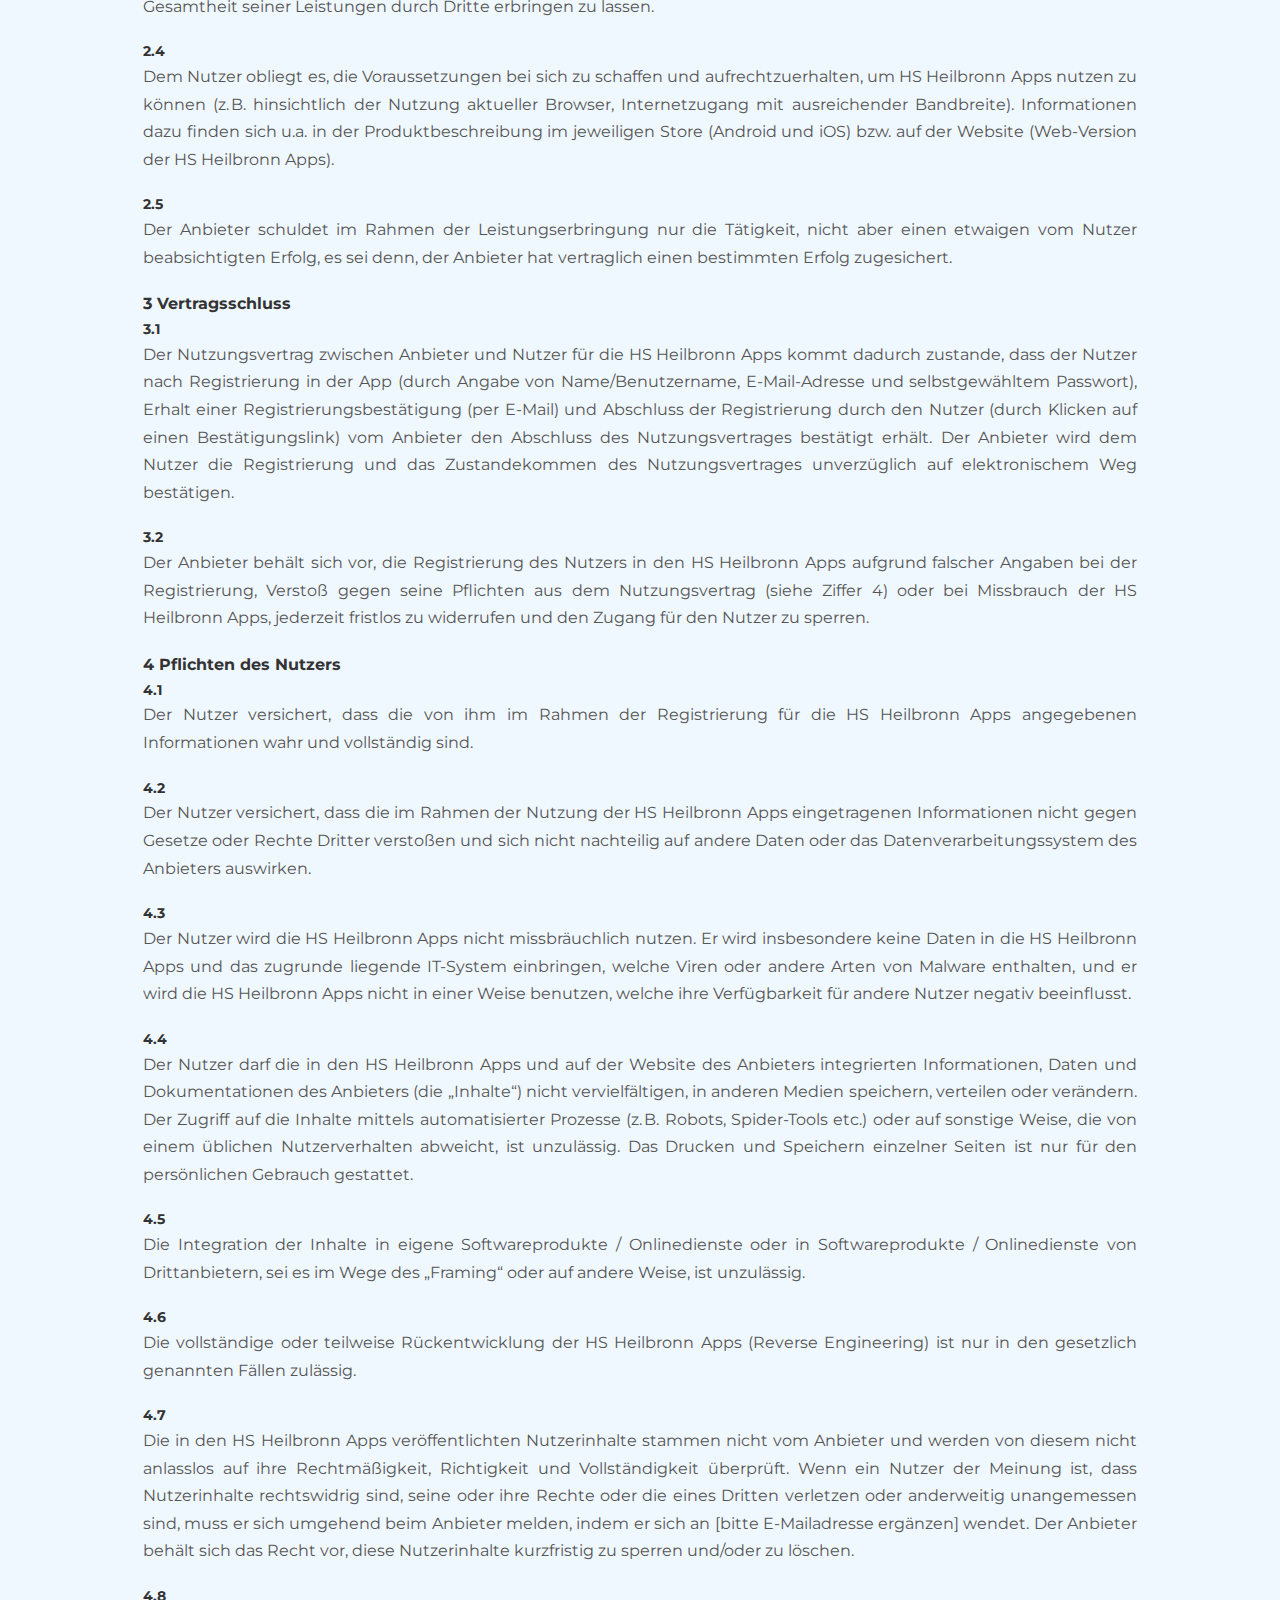
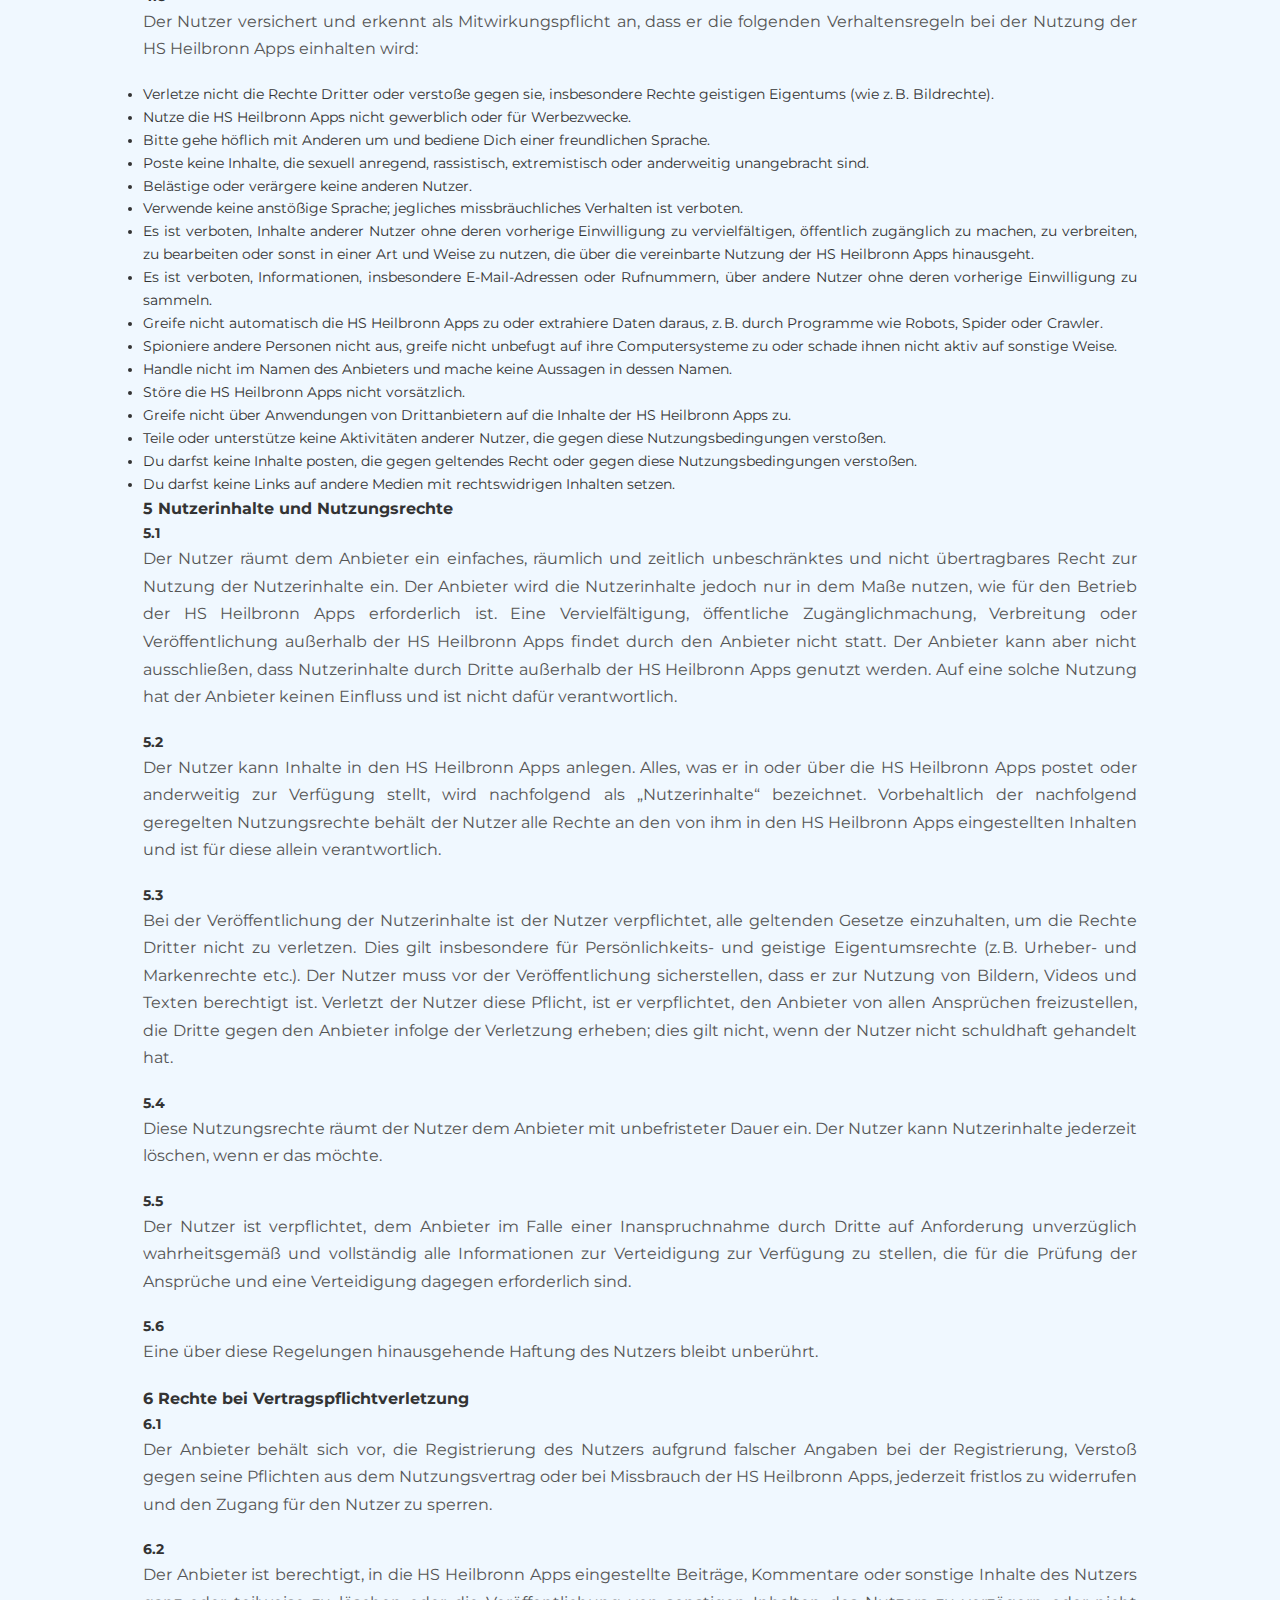
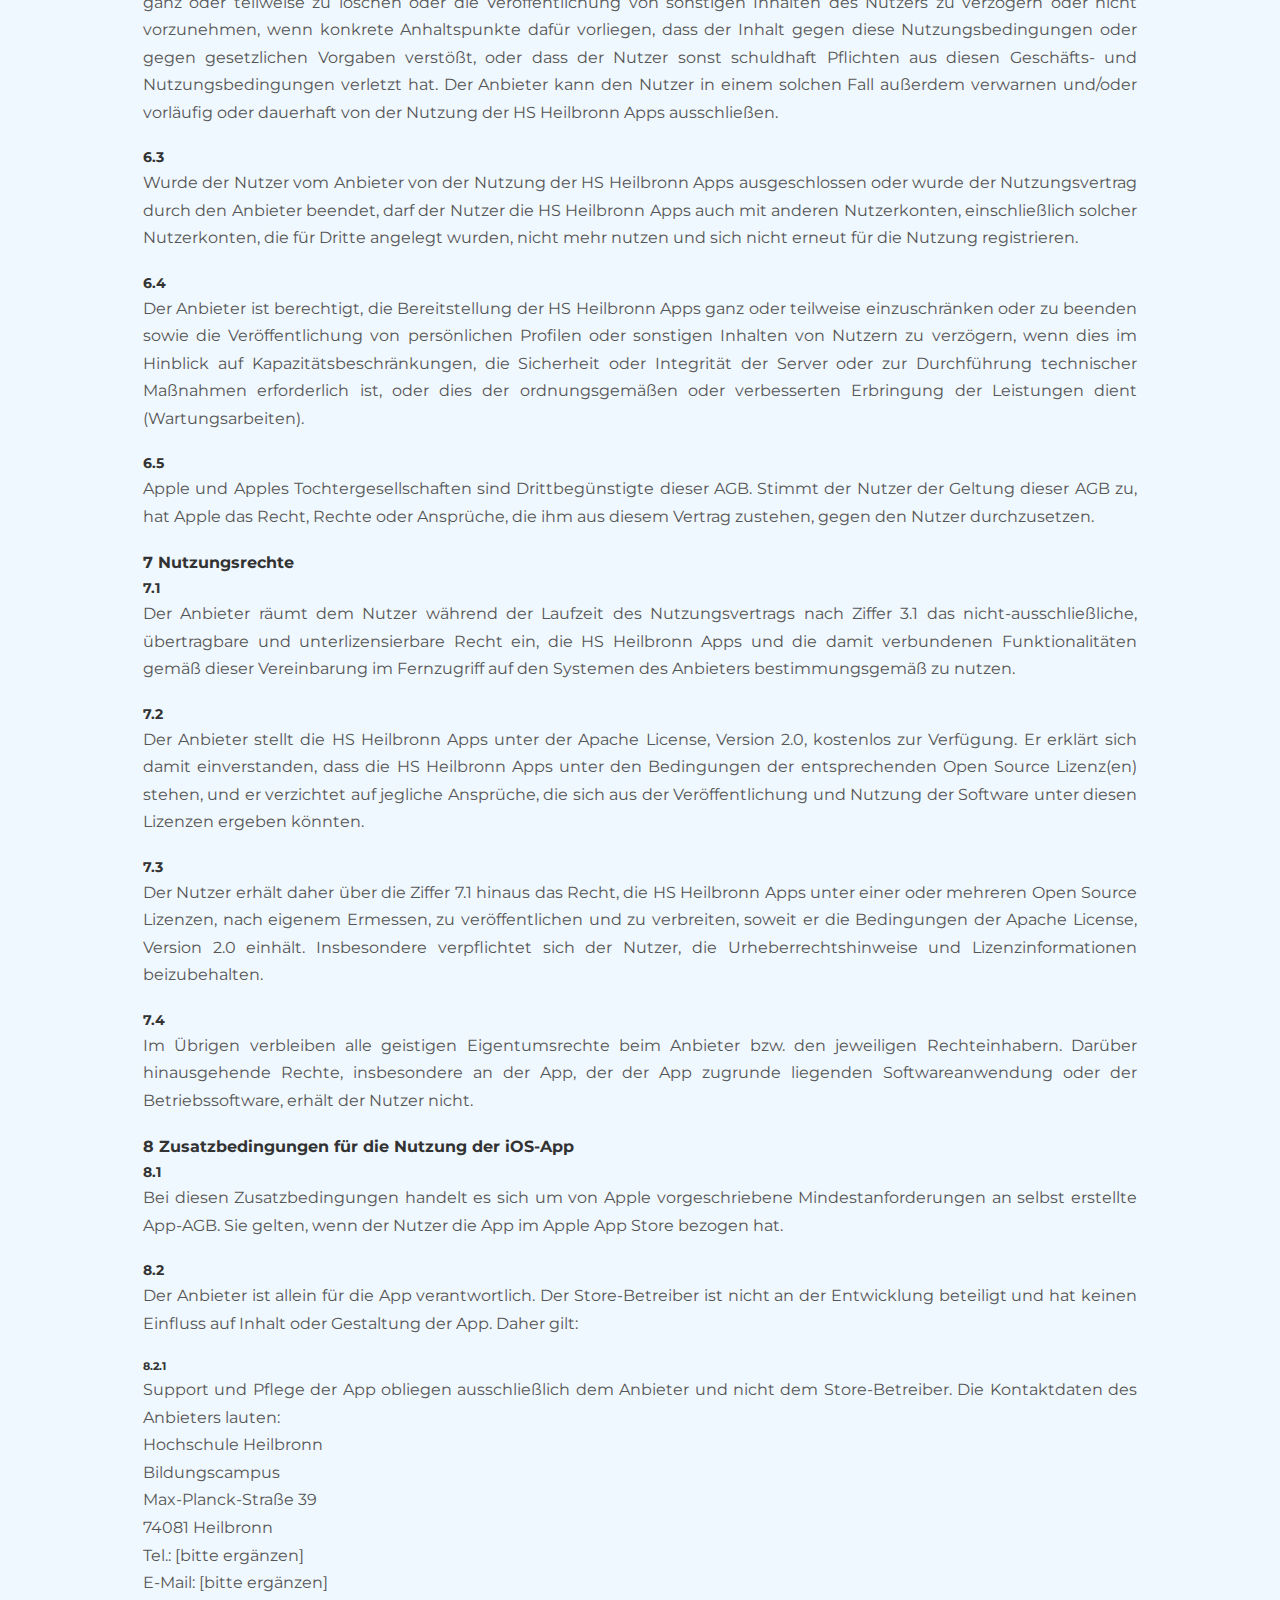
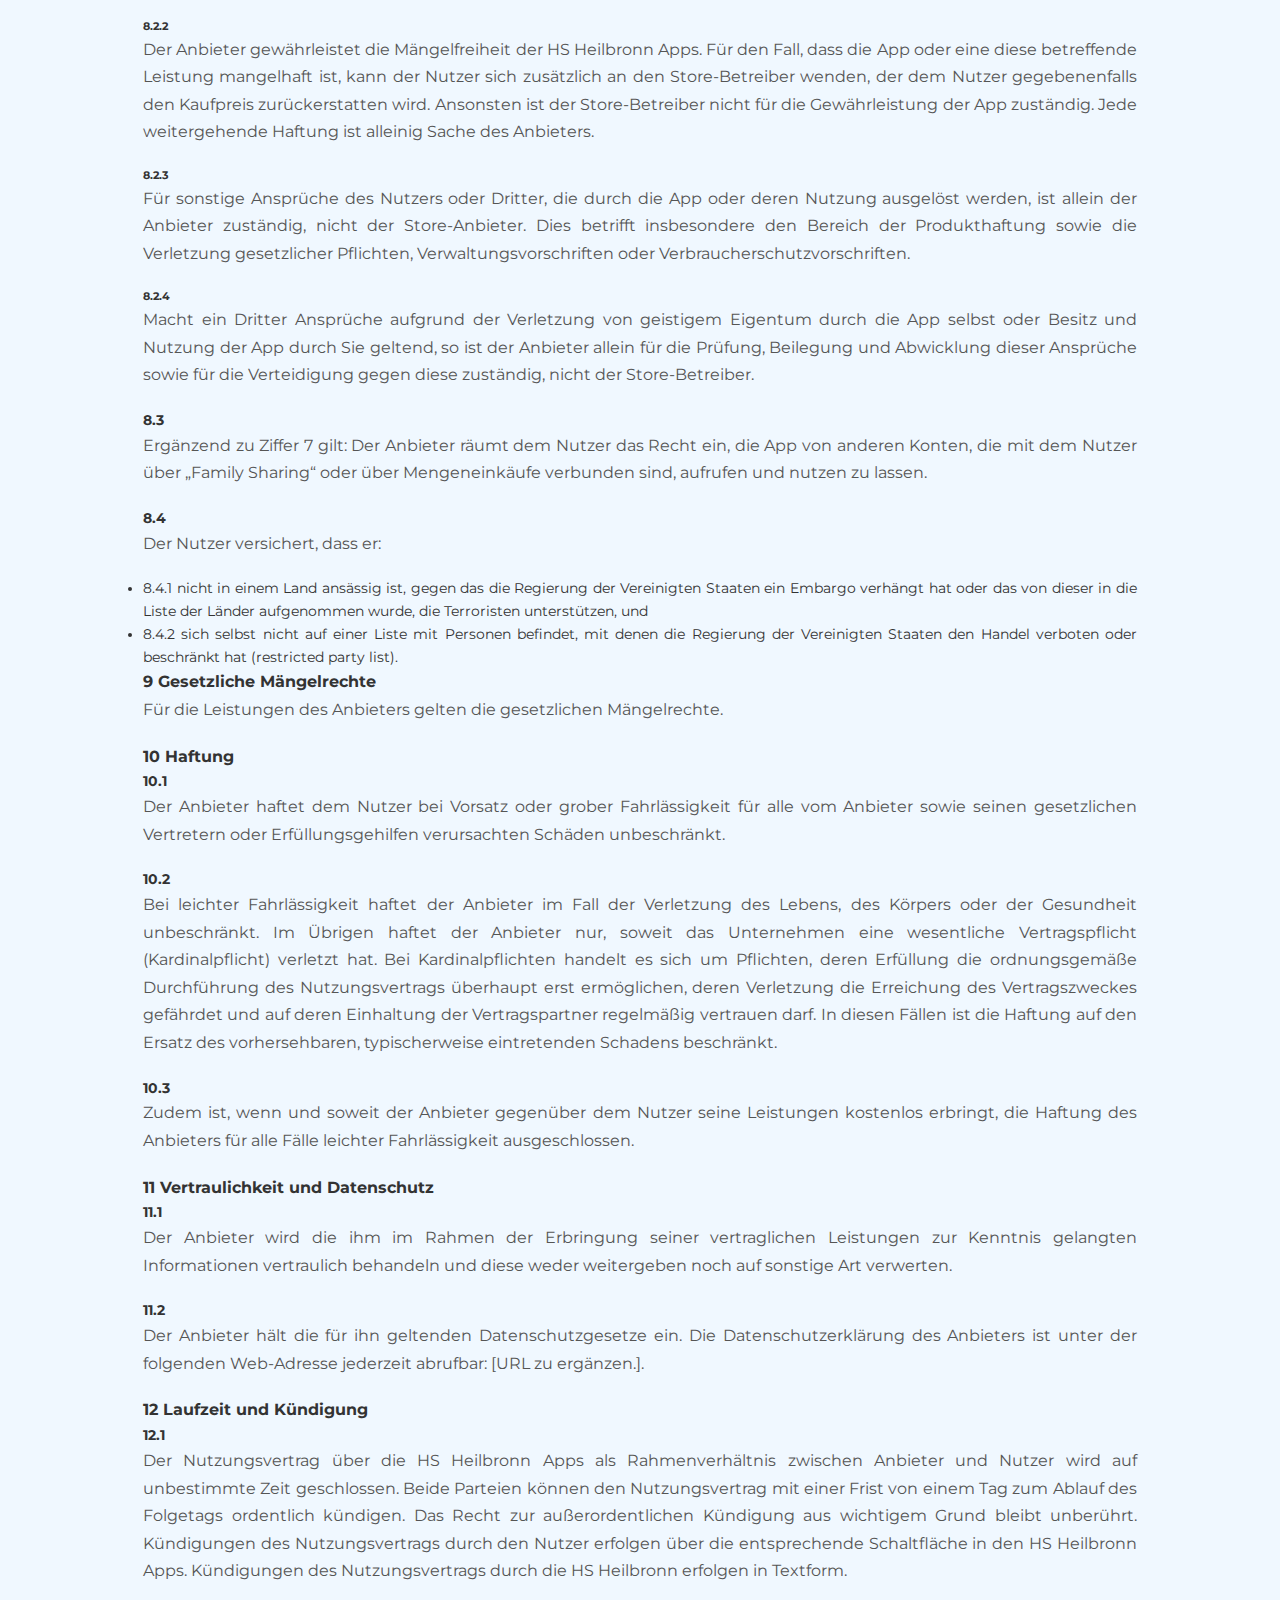
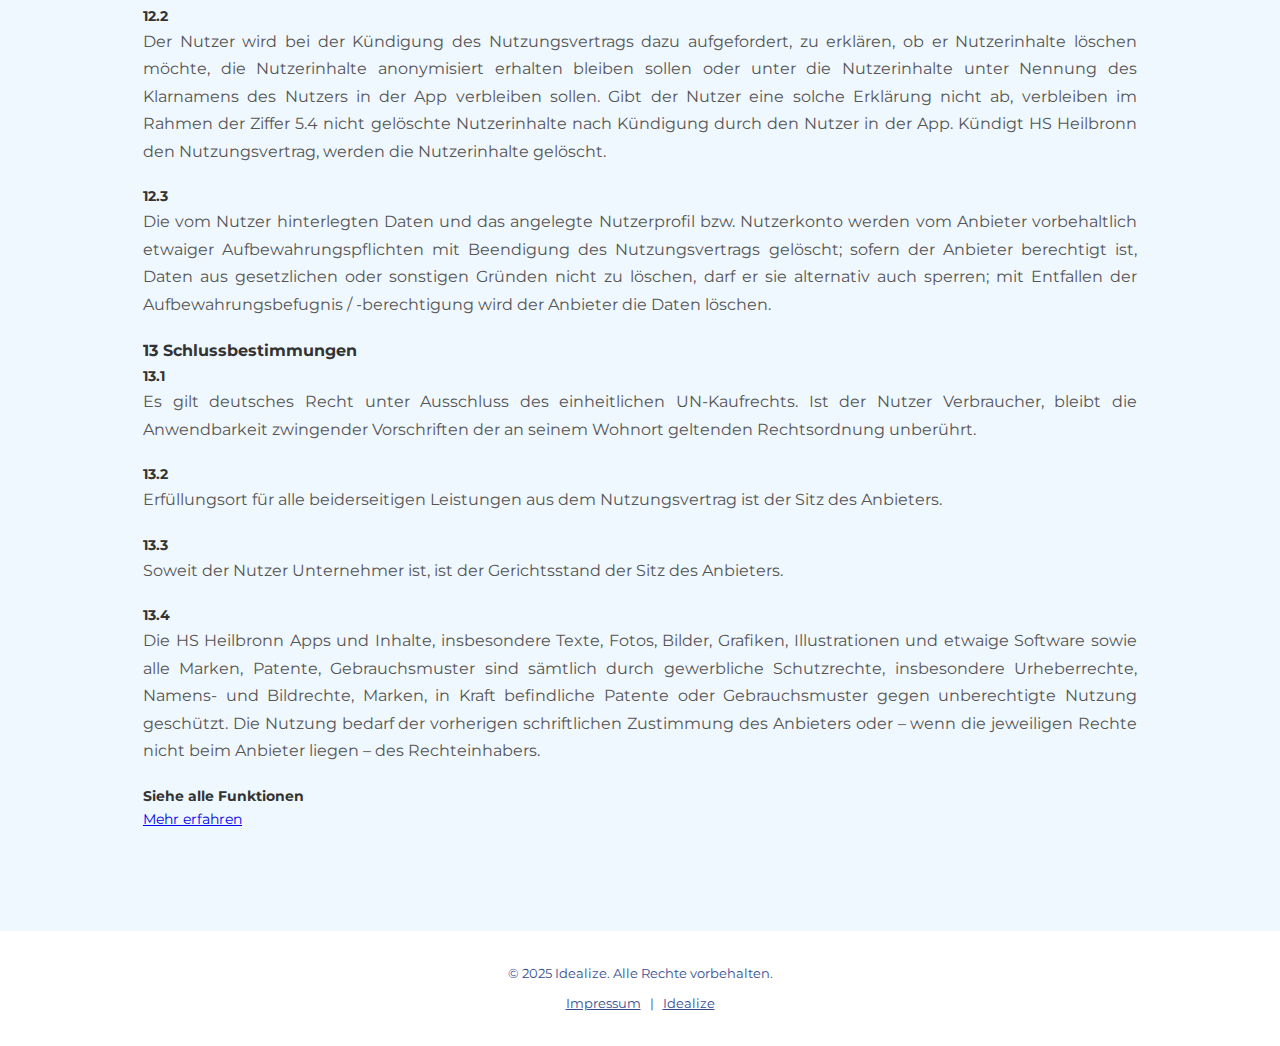
<file: de/terms-conditions.htm>
<!DOCTYPE html>
<html lang="en">

<head>
  <meta charset="UTF-8">
  <meta name="viewport" content="width=device-width, initial-scale=1.0">
  <title>Nutzungsbedingungen - Idealize</title>
  <link rel="stylesheet" href="../style.css?v=4">
  <!-- Google Fonts -->
  <link href="https://fonts.googleapis.com/css2?family=Montserrat:wght@400;600;700&display=swap" rel="stylesheet">
</head>

<body>
  <!-- Navigation -->
  <nav>
    <div class="container">
      <h1>Idealize</h1>
      <ul>
        <li><a href="index.htm">Startseite</a></li>
        <li><a href="hiw.htm">Wie funktioniert es</a></li>
        <li><a href="privacy-policy.htm">Datenschutzerklärung</a></li>
        <li><a href="terms-conditions.htm" class="active">Nutzungsbedingungen</a></li>
        <li><a href="../terms-conditions.htm">| English</a></li>
      </ul>
      <div id="menu-btn">
        <span class="bar"></span>
        <span class="bar"></span>
        <span class="bar"></span>
      </div>
    </div>
  </nav>
  <script>
    document.getElementById('menu-btn').addEventListener('click', function () {
      this.classList.toggle('active');
      document.querySelector('nav ul').classList.toggle('active');
    });
  </script>

  <!-- Home Section -->
  <section id="home">
    <div class="container">
      <!-- Content -->
      <div class="content2">
        <h2>Allgemeine Geschäftsbedingungen</h2>
        <br /><br />

        <h1>Allgemeine Geschäftsbedingungen für die „HS Heilbronn Apps“</h1>
        <p>(Die nachstehenden Allgemeinen Geschäfts- und Nutzungsbedingungen („AGB“) enthalten zugleich gesetzliche
          Informationen zu den Rechten von Verbrauchern nach den Vorschriften über Verträge im Fernabsatzgeschäft und im
          elektronischen Geschäftsverkehr.)</p>

        <h2>A Allgemeine Regelungen</h2>

        <h3>1 Geltungsbereich</h3>

        <h4>1.1</h4>
        <p>Diese AGB gelten zwischen der HS Heilbronn, Adresse, Deutschland („Anbieter“), und Nutzern, die die
          kostenlosen Apps des Anbieters (die „HS Heilbronn Apps“) nutzen („Nutzer“). Die Website des Anbieters ist
          unter der Web-Adresse [bitte ergänzen] erreichbar. Die AGB gelten in ihrer zum Zeitpunkt des jeweiligen
          Vertragsabschlusses gültigen Fassung.</p>

        <h4>1.2</h4>
        <p>Die Leistungen des Anbieters richten sich sowohl an Unternehmer (§ 14 Abs. 1 BGB) als auch an Verbraucher (§
          13 BGB) mit Sitz in Deutschland. Besondere Regelungen in diesen AGB für Unternehmer bzw. Verbraucher sind
          entsprechend gekennzeichnet.</p>

        <h4>1.3</h4>
        <p>Nutzer der HS Heilbronn Apps sind im Schwerpunkt Studierende und Mitarbeitende der Hochschule Heilbronn, aber
          auch externe Personen, welche die Funktionen der HS Heilbronn Apps nutzen möchten.</p>

        <h4>1.4</h4>
        <p>Der Nutzer erklärt sich im Rahmen der Registrierung für die HS Heilbronn Apps mit der Geltung dieser AGB
          einverstanden.</p>

        <h4>1.5</h4>
        <p>Der Anbieter behält sich vor, diese AGB jederzeit ohne Nennung von Gründen zu ändern. Der Nutzer wird auf die
          Änderung durch eine elektronische Benachrichtigung per E-Mail an die im Rahmen der Registrierung hinterlegte
          Adresse aufmerksam gemacht. Widerspricht der Nutzer den Änderungen nicht innerhalb von vier Wochen nach
          Empfang der Benachrichtigung, gelten die geänderten Bestimmungen als angenommen. Im Falle eines Widerspruchs
          durch den Nutzer ist der Anbieter zur ordentlichen Kündigung des Nutzungsvertrages mit einer Frist von einer
          (1) Woche berechtigt.</p>
        <p>Ausgeschlossen vom Recht zur Änderung nach dieser Ziffer sind Regelungen, welche die Hauptleistungspflichten
          der Vertragsparteien betreffen und die somit das Verhältnis zwischen Haupt- und Gegenleistungspflichten
          maßgeblich verändern, sowie sonstige grundlegende Änderungen der vertraglichen Pflichten, die dem Abschluss
          eines neuen Vertrags gleichkommen. Für solche Änderungen ist eine ausdrückliche vertragliche Vereinbarung
          erforderlich.</p>

        <h3>2 Vertragsgegenstand und Leistungsabgrenzung</h3>

        <h4>2.1</h4>
        <p>Vertragsgegenstand ist die Nutzung der HS Heilbronn Apps. Der Anbieter stellt mit den HS Heilbronn Apps
          verschiedene Apps zur Verfügung, die im Schwerpunkt für Studierende und Mitarbeitende gedacht, aber auch für
          Externe nutzbar sind, soweit nicht im Rahmen des Bestellvorgangs anders beschrieben. Die genauen Inhalte der
          HS Heilbronn Apps kann der Nutzer der Leistungsbeschreibung entnehmen, die im Rahmen des
          Bestell-/Registrierungsvorgangs online abrufbar ist.</p>

        <h4>2.2</h4>
        <p>Die HS Heilbronn Apps verwenden KI-Funktionalitäten. Informationen dazu finden sich u.a. in der
          Produktbeschreibung im jeweiligen Store (Android und iOS) bzw. auf der Website (Web-Version der HS Heilbronn
          Apps)... Dabei findet keine zentrale Nutzerdatenspeicherung statt. Mehr Informationen finden Nutzer in der <a
            href="privacy-policy.htm">Datenschutzerklärung</a>.</p>

        <h4>2.3</h4>
        <p>Der Anbieter darf jederzeit Änderungen an Inhalten oder Funktionalitäten der HS Heilbronn Apps vornehmen, die
          dem Nutzer unter Berücksichtigung seiner Interessen zumutbar sind. Der Anbieter ist außerdem berechtigt, Teile
          oder die Gesamtheit seiner Leistungen durch Dritte erbringen zu lassen.</p>

        <h4>2.4</h4>
        <p>Dem Nutzer obliegt es, die Voraussetzungen bei sich zu schaffen und aufrechtzuerhalten, um HS Heilbronn Apps
          nutzen zu können (z. B. hinsichtlich der Nutzung aktueller Browser, Internetzugang mit ausreichender
          Bandbreite). Informationen dazu finden sich u.a. in der Produktbeschreibung im jeweiligen Store (Android und
          iOS) bzw. auf der Website (Web-Version der HS Heilbronn Apps).</p>

        <h4>2.5</h4>
        <p>Der Anbieter schuldet im Rahmen der Leistungserbringung nur die Tätigkeit, nicht aber einen etwaigen vom
          Nutzer beabsichtigten Erfolg, es sei denn, der Anbieter hat vertraglich einen bestimmten Erfolg zugesichert.
        </p>

        <h3>3 Vertragsschluss</h3>

        <h4>3.1</h4>
        <p>Der Nutzungsvertrag zwischen Anbieter und Nutzer für die HS Heilbronn Apps kommt dadurch zustande, dass der
          Nutzer nach Registrierung in der App (durch Angabe von Name/Benutzername, E-Mail-Adresse und selbstgewähltem
          Passwort), Erhalt einer Registrierungsbestätigung (per E-Mail) und Abschluss der Registrierung durch den
          Nutzer (durch Klicken auf einen Bestätigungslink) vom Anbieter den Abschluss des Nutzungsvertrages bestätigt
          erhält. Der Anbieter wird dem Nutzer die Registrierung und das Zustandekommen des Nutzungsvertrages
          unverzüglich auf elektronischem Weg bestätigen.</p>

        <h4>3.2</h4>
        <p>Der Anbieter behält sich vor, die Registrierung des Nutzers in den HS Heilbronn Apps aufgrund falscher
          Angaben bei der Registrierung, Verstoß gegen seine Pflichten aus dem Nutzungsvertrag (siehe Ziffer 4) oder bei
          Missbrauch der HS Heilbronn Apps, jederzeit fristlos zu widerrufen und den Zugang für den Nutzer zu sperren.
        </p>

        <h3>4 Pflichten des Nutzers</h3>

        <h4>4.1</h4>
        <p>Der Nutzer versichert, dass die von ihm im Rahmen der Registrierung für die HS Heilbronn Apps angegebenen
          Informationen wahr und vollständig sind.</p>

        <h4>4.2</h4>
        <p>Der Nutzer versichert, dass die im Rahmen der Nutzung der HS Heilbronn Apps eingetragenen Informationen nicht
          gegen Gesetze oder Rechte Dritter verstoßen und sich nicht nachteilig auf andere Daten oder das
          Datenverarbeitungssystem des Anbieters auswirken.</p>

        <h4>4.3</h4>
        <p>Der Nutzer wird die HS Heilbronn Apps nicht missbräuchlich nutzen. Er wird insbesondere keine Daten in die HS
          Heilbronn Apps und das zugrunde liegende IT-System einbringen, welche Viren oder andere Arten von Malware
          enthalten, und er wird die HS Heilbronn Apps nicht in einer Weise benutzen, welche ihre Verfügbarkeit für
          andere Nutzer negativ beeinflusst.</p>

        <h4>4.4</h4>
        <p>Der Nutzer darf die in den HS Heilbronn Apps und auf der Website des Anbieters integrierten Informationen,
          Daten und Dokumentationen des Anbieters (die „Inhalte“) nicht vervielfältigen, in anderen Medien speichern,
          verteilen oder verändern. Der Zugriff auf die Inhalte mittels automatisierter Prozesse (z. B. Robots,
          Spider-Tools etc.) oder auf sonstige Weise, die von einem üblichen Nutzerverhalten abweicht, ist unzulässig.
          Das Drucken und Speichern einzelner Seiten ist nur für den persönlichen Gebrauch gestattet.</p>

        <h4>4.5</h4>
        <p>Die Integration der Inhalte in eigene Softwareprodukte / Onlinedienste oder in Softwareprodukte /
          Onlinedienste von Drittanbietern, sei es im Wege des „Framing“ oder auf andere Weise, ist unzulässig.</p>

        <h4>4.6</h4>
        <p>Die vollständige oder teilweise Rückentwicklung der HS Heilbronn Apps (Reverse Engineering) ist nur in den
          gesetzlich genannten Fällen zulässig.</p>

        <h4>4.7</h4>
        <p>Die in den HS Heilbronn Apps veröffentlichten Nutzerinhalte stammen nicht vom Anbieter und werden von diesem
          nicht anlasslos auf ihre Rechtmäßigkeit, Richtigkeit und Vollständigkeit überprüft. Wenn ein Nutzer der
          Meinung ist, dass Nutzerinhalte rechtswidrig sind, seine oder ihre Rechte oder die eines Dritten verletzen
          oder anderweitig unangemessen sind, muss er sich umgehend beim Anbieter melden, indem er sich an [bitte
          E-Mailadresse ergänzen] wendet. Der Anbieter behält sich das Recht vor, diese Nutzerinhalte kurzfristig zu
          sperren und/oder zu löschen.</p>

        <h4>4.8</h4>
        <p>Der Nutzer versichert und erkennt als Mitwirkungspflicht an, dass er die folgenden Verhaltensregeln bei der
          Nutzung der HS Heilbronn Apps einhalten wird:</p>
        <ul>
          <li>Verletze nicht die Rechte Dritter oder verstoße gegen sie, insbesondere Rechte geistigen Eigentums (wie
            z. B. Bildrechte).</li>
          <li>Nutze die HS Heilbronn Apps nicht gewerblich oder für Werbezwecke.</li>
          <li>Bitte gehe höflich mit Anderen um und bediene Dich einer freundlichen Sprache.</li>
          <li>Poste keine Inhalte, die sexuell anregend, rassistisch, extremistisch oder anderweitig unangebracht sind.
          </li>
          <li>Belästige oder verärgere keine anderen Nutzer.</li>
          <li>Verwende keine anstößige Sprache; jegliches missbräuchliches Verhalten ist verboten.</li>
          <li>Es ist verboten, Inhalte anderer Nutzer ohne deren vorherige Einwilligung zu vervielfältigen, öffentlich
            zugänglich zu machen, zu verbreiten, zu bearbeiten oder sonst in einer Art und Weise zu nutzen, die über die
            vereinbarte Nutzung der HS Heilbronn Apps hinausgeht.</li>
          <li>Es ist verboten, Informationen, insbesondere E-Mail-Adressen oder Rufnummern, über andere Nutzer ohne
            deren vorherige Einwilligung zu sammeln.</li>
          <li>Greife nicht automatisch die HS Heilbronn Apps zu oder extrahiere Daten daraus, z. B. durch Programme wie
            Robots, Spider oder Crawler.</li>
          <li>Spioniere andere Personen nicht aus, greife nicht unbefugt auf ihre Computersysteme zu oder schade ihnen
            nicht aktiv auf sonstige Weise.</li>
          <li>Handle nicht im Namen des Anbieters und mache keine Aussagen in dessen Namen.</li>
          <li>Störe die HS Heilbronn Apps nicht vorsätzlich.</li>
          <li>Greife nicht über Anwendungen von Drittanbietern auf die Inhalte der HS Heilbronn Apps zu.</li>
          <li>Teile oder unterstütze keine Aktivitäten anderer Nutzer, die gegen diese Nutzungsbedingungen verstoßen.
          </li>
          <li>Du darfst keine Inhalte posten, die gegen geltendes Recht oder gegen diese Nutzungsbedingungen verstoßen.
          </li>
          <li>Du darfst keine Links auf andere Medien mit rechtswidrigen Inhalten setzen.</li>
        </ul>

        <h3>5 Nutzerinhalte und Nutzungsrechte</h3>

        <h4>5.1</h4>
        <p>Der Nutzer räumt dem Anbieter ein einfaches, räumlich und zeitlich unbeschränktes und nicht übertragbares
          Recht zur Nutzung der Nutzerinhalte ein. Der Anbieter wird die Nutzerinhalte jedoch nur in dem Maße nutzen,
          wie für den Betrieb der HS Heilbronn Apps erforderlich ist. Eine Vervielfältigung, öffentliche
          Zugänglichmachung, Verbreitung oder Veröffentlichung außerhalb der HS Heilbronn Apps findet durch den Anbieter
          nicht statt. Der Anbieter kann aber nicht ausschließen, dass Nutzerinhalte durch Dritte außerhalb der HS
          Heilbronn Apps genutzt werden. Auf eine solche Nutzung hat der Anbieter keinen Einfluss und ist nicht dafür
          verantwortlich.</p>

        <h4>5.2</h4>
        <p>Der Nutzer kann Inhalte in den HS Heilbronn Apps anlegen. Alles, was er in oder über die HS Heilbronn Apps
          postet oder anderweitig zur Verfügung stellt, wird nachfolgend als „Nutzerinhalte“ bezeichnet. Vorbehaltlich
          der nachfolgend geregelten Nutzungsrechte behält der Nutzer alle Rechte an den von ihm in den HS Heilbronn
          Apps eingestellten Inhalten und ist für diese allein verantwortlich.</p>

        <h4>5.3</h4>
        <p>Bei der Veröffentlichung der Nutzerinhalte ist der Nutzer verpflichtet, alle geltenden Gesetze einzuhalten,
          um die Rechte Dritter nicht zu verletzen. Dies gilt insbesondere für Persönlichkeits- und geistige
          Eigentumsrechte (z. B. Urheber- und Markenrechte etc.). Der Nutzer muss vor der Veröffentlichung
          sicherstellen, dass er zur Nutzung von Bildern, Videos und Texten berechtigt ist. Verletzt der Nutzer diese
          Pflicht, ist er verpflichtet, den Anbieter von allen Ansprüchen freizustellen, die Dritte gegen den Anbieter
          infolge der Verletzung erheben; dies gilt nicht, wenn der Nutzer nicht schuldhaft gehandelt hat.</p>

        <h4>5.4</h4>
        <p>Diese Nutzungsrechte räumt der Nutzer dem Anbieter mit unbefristeter Dauer ein. Der Nutzer kann Nutzerinhalte
          jederzeit löschen, wenn er das möchte.</p>

        <h4>5.5</h4>
        <p>Der Nutzer ist verpflichtet, dem Anbieter im Falle einer Inanspruchnahme durch Dritte auf Anforderung
          unverzüglich wahrheitsgemäß und vollständig alle Informationen zur Verteidigung zur Verfügung zu stellen, die
          für die Prüfung der Ansprüche und eine Verteidigung dagegen erforderlich sind.</p>

        <h4>5.6</h4>
        <p>Eine über diese Regelungen hinausgehende Haftung des Nutzers bleibt unberührt.</p>

        <h3>6 Rechte bei Vertragspflichtverletzung</h3>

        <h4>6.1</h4>
        <p>Der Anbieter behält sich vor, die Registrierung des Nutzers aufgrund falscher Angaben bei der Registrierung,
          Verstoß gegen seine Pflichten aus dem Nutzungsvertrag oder bei Missbrauch der HS Heilbronn Apps, jederzeit
          fristlos zu widerrufen und den Zugang für den Nutzer zu sperren.</p>

        <h4>6.2</h4>
        <p>Der Anbieter ist berechtigt, in die HS Heilbronn Apps eingestellte Beiträge, Kommentare oder sonstige Inhalte
          des Nutzers ganz oder teilweise zu löschen oder die Veröffentlichung von sonstigen Inhalten des Nutzers zu
          verzögern oder nicht vorzunehmen, wenn konkrete Anhaltspunkte dafür vorliegen, dass der Inhalt gegen diese
          Nutzungsbedingungen oder gegen gesetzlichen Vorgaben verstößt, oder dass der Nutzer sonst schuldhaft Pflichten
          aus diesen Geschäfts- und Nutzungsbedingungen verletzt hat. Der Anbieter kann den Nutzer in einem solchen Fall
          außerdem verwarnen und/oder vorläufig oder dauerhaft von der Nutzung der HS Heilbronn Apps ausschließen.</p>

        <h4>6.3</h4>
        <p>Wurde der Nutzer vom Anbieter von der Nutzung der HS Heilbronn Apps ausgeschlossen oder wurde der
          Nutzungsvertrag durch den Anbieter beendet, darf der Nutzer die HS Heilbronn Apps auch mit anderen
          Nutzerkonten, einschließlich solcher Nutzerkonten, die für Dritte angelegt wurden, nicht mehr nutzen und sich
          nicht erneut für die Nutzung registrieren.</p>

        <h4>6.4</h4>
        <p>Der Anbieter ist berechtigt, die Bereitstellung der HS Heilbronn Apps ganz oder teilweise einzuschränken oder
          zu beenden sowie die Veröffentlichung von persönlichen Profilen oder sonstigen Inhalten von Nutzern zu
          verzögern, wenn dies im Hinblick auf Kapazitätsbeschränkungen, die Sicherheit oder Integrität der Server oder
          zur Durchführung technischer Maßnahmen erforderlich ist, oder dies der ordnungsgemäßen oder verbesserten
          Erbringung der Leistungen dient (Wartungsarbeiten).</p>

        <h4>6.5</h4>
        <p>Apple und Apples Tochtergesellschaften sind Drittbegünstigte dieser AGB. Stimmt der Nutzer der Geltung dieser
          AGB zu, hat Apple das Recht, Rechte oder Ansprüche, die ihm aus diesem Vertrag zustehen, gegen den Nutzer
          durchzusetzen.</p>

        <h3>7 Nutzungsrechte</h3>

        <h4>7.1</h4>
        <p>Der Anbieter räumt dem Nutzer während der Laufzeit des Nutzungsvertrags nach Ziffer 3.1 das
          nicht-ausschließliche, übertragbare und unterlizensierbare Recht ein, die HS Heilbronn Apps und die damit
          verbundenen Funktionalitäten gemäß dieser Vereinbarung im Fernzugriff auf den Systemen des Anbieters
          bestimmungsgemäß zu nutzen.</p>

        <h4>7.2</h4>
        <p>Der Anbieter stellt die HS Heilbronn Apps unter der Apache License, Version 2.0, kostenlos zur Verfügung. Er
          erklärt sich damit einverstanden, dass die HS Heilbronn Apps unter den Bedingungen der entsprechenden Open
          Source Lizenz(en) stehen, und er verzichtet auf jegliche Ansprüche, die sich aus der Veröffentlichung und
          Nutzung der Software unter diesen Lizenzen ergeben könnten.</p>

        <h4>7.3</h4>
        <p>Der Nutzer erhält daher über die Ziffer 7.1 hinaus das Recht, die HS Heilbronn Apps unter einer oder mehreren
          Open Source Lizenzen, nach eigenem Ermessen, zu veröffentlichen und zu verbreiten, soweit er die Bedingungen
          der Apache License, Version 2.0 einhält. Insbesondere verpflichtet sich der Nutzer, die Urheberrechtshinweise
          und Lizenzinformationen beizubehalten.</p>

        <h4>7.4</h4>
        <p>Im Übrigen verbleiben alle geistigen Eigentumsrechte beim Anbieter bzw. den jeweiligen Rechteinhabern.
          Darüber hinausgehende Rechte, insbesondere an der App, der der App zugrunde liegenden Softwareanwendung oder
          der Betriebssoftware, erhält der Nutzer nicht.</p>

        <h3>8 Zusatzbedingungen für die Nutzung der iOS-App</h3>

        <h4>8.1</h4>
        <p>Bei diesen Zusatzbedingungen handelt es sich um von Apple vorgeschriebene Mindestanforderungen an selbst
          erstellte App-AGB. Sie gelten, wenn der Nutzer die App im Apple App Store bezogen hat.</p>

        <h4>8.2</h4>
        <p>Der Anbieter ist allein für die App verantwortlich. Der Store-Betreiber ist nicht an der Entwicklung
          beteiligt und hat keinen Einfluss auf Inhalt oder Gestaltung der App. Daher gilt:</p>

        <h5>8.2.1</h5>
        <p>
          Support und Pflege der App obliegen ausschließlich dem Anbieter und nicht dem Store-Betreiber. Die
          Kontaktdaten des Anbieters lauten:<br>
          Hochschule Heilbronn<br>
          Bildungscampus<br>
          Max-Planck-Straße 39<br>
          74081 Heilbronn<br>
          Tel.: [bitte ergänzen]<br>
          E-Mail: [bitte ergänzen]
        </p>

        <h5>8.2.2</h5>
        <p>Der Anbieter gewährleistet die Mängelfreiheit der HS Heilbronn Apps. Für den Fall, dass die App oder eine
          diese betreffende Leistung mangelhaft ist, kann der Nutzer sich zusätzlich an den Store-Betreiber wenden, der
          dem Nutzer gegebenenfalls den Kaufpreis zurückerstatten wird. Ansonsten ist der Store-Betreiber nicht für die
          Gewährleistung der App zuständig. Jede weitergehende Haftung ist alleinig Sache des Anbieters.</p>

        <h5>8.2.3</h5>
        <p>Für sonstige Ansprüche des Nutzers oder Dritter, die durch die App oder deren Nutzung ausgelöst werden, ist
          allein der Anbieter zuständig, nicht der Store-Anbieter. Dies betrifft insbesondere den Bereich der
          Produkthaftung sowie die Verletzung gesetzlicher Pflichten, Verwaltungsvorschriften oder
          Verbraucherschutzvorschriften.</p>

        <h5>8.2.4</h5>
        <p>Macht ein Dritter Ansprüche aufgrund der Verletzung von geistigem Eigentum durch die App selbst oder Besitz
          und Nutzung der App durch Sie geltend, so ist der Anbieter allein für die Prüfung, Beilegung und Abwicklung
          dieser Ansprüche sowie für die Verteidigung gegen diese zuständig, nicht der Store-Betreiber.</p>

        <h4>8.3</h4>
        <p>Ergänzend zu Ziffer 7 gilt: Der Anbieter räumt dem Nutzer das Recht ein, die App von anderen Konten, die mit
          dem Nutzer über „Family Sharing“ oder über Mengeneinkäufe verbunden sind, aufrufen und nutzen zu lassen.</p>

        <h4>8.4</h4>
        <p>Der Nutzer versichert, dass er:</p>
        <ul>
          <li>8.4.1 nicht in einem Land ansässig ist, gegen das die Regierung der Vereinigten Staaten ein Embargo
            verhängt hat oder das von dieser in die Liste der Länder aufgenommen wurde, die Terroristen unterstützen,
            und</li>
          <li>8.4.2 sich selbst nicht auf einer Liste mit Personen befindet, mit denen die Regierung der Vereinigten
            Staaten den Handel verboten oder beschränkt hat (restricted party list).</li>
        </ul>

        <h3>9 Gesetzliche Mängelrechte</h3>
        <p>Für die Leistungen des Anbieters gelten die gesetzlichen Mängelrechte.</p>

        <h3>10 Haftung</h3>

        <h4>10.1</h4>
        <p>Der Anbieter haftet dem Nutzer bei Vorsatz oder grober Fahrlässigkeit für alle vom Anbieter sowie seinen
          gesetzlichen Vertretern oder Erfüllungsgehilfen verursachten Schäden unbeschränkt.</p>

        <h4>10.2</h4>
        <p>Bei leichter Fahrlässigkeit haftet der Anbieter im Fall der Verletzung des Lebens, des Körpers oder der
          Gesundheit unbeschränkt. Im Übrigen haftet der Anbieter nur, soweit das Unternehmen eine wesentliche
          Vertragspflicht (Kardinalpflicht) verletzt hat. Bei Kardinalpflichten handelt es sich um Pflichten, deren
          Erfüllung die ordnungsgemäße Durchführung des Nutzungsvertrags überhaupt erst ermöglichen, deren Verletzung
          die Erreichung des Vertragszweckes gefährdet und auf deren Einhaltung der Vertragspartner regelmäßig vertrauen
          darf. In diesen Fällen ist die Haftung auf den Ersatz des vorhersehbaren, typischerweise eintretenden Schadens
          beschränkt.</p>

        <h4>10.3</h4>
        <p>Zudem ist, wenn und soweit der Anbieter gegenüber dem Nutzer seine Leistungen kostenlos erbringt, die Haftung
          des Anbieters für alle Fälle leichter Fahrlässigkeit ausgeschlossen.</p>

        <h3>11 Vertraulichkeit und Datenschutz</h3>

        <h4>11.1</h4>
        <p>Der Anbieter wird die ihm im Rahmen der Erbringung seiner vertraglichen Leistungen zur Kenntnis gelangten
          Informationen vertraulich behandeln und diese weder weitergeben noch auf sonstige Art verwerten.</p>

        <h4>11.2</h4>
        <p>Der Anbieter hält die für ihn geltenden Datenschutzgesetze ein. Die Datenschutzerklärung des Anbieters ist
          unter der folgenden Web-Adresse jederzeit abrufbar: [URL zu ergänzen.].</p>

        <h3>12 Laufzeit und Kündigung</h3>

        <h4>12.1</h4>
        <p>Der Nutzungsvertrag über die HS Heilbronn Apps als Rahmenverhältnis zwischen Anbieter und Nutzer wird auf
          unbestimmte Zeit geschlossen. Beide Parteien können den Nutzungsvertrag mit einer Frist von einem Tag zum
          Ablauf des Folgetags ordentlich kündigen. Das Recht zur außerordentlichen Kündigung aus wichtigem Grund bleibt
          unberührt. Kündigungen des Nutzungsvertrags durch den Nutzer erfolgen über die entsprechende Schaltfläche in
          den HS Heilbronn Apps. Kündigungen des Nutzungsvertrags durch die HS Heilbronn erfolgen in Textform.</p>

        <h4>12.2</h4>
        <p>Der Nutzer wird bei der Kündigung des Nutzungsvertrags dazu aufgefordert, zu erklären, ob er Nutzerinhalte
          löschen möchte, die Nutzerinhalte anonymisiert erhalten bleiben sollen oder unter die Nutzerinhalte unter
          Nennung des Klarnamens des Nutzers in der App verbleiben sollen. Gibt der Nutzer eine solche Erklärung nicht
          ab, verbleiben im Rahmen der Ziffer 5.4 nicht gelöschte Nutzerinhalte nach Kündigung durch den Nutzer in der
          App. Kündigt HS Heilbronn den Nutzungsvertrag, werden die Nutzerinhalte gelöscht.</p>

        <h4>12.3</h4>
        <p>Die vom Nutzer hinterlegten Daten und das angelegte Nutzerprofil bzw. Nutzerkonto werden vom Anbieter
          vorbehaltlich etwaiger Aufbewahrungspflichten mit Beendigung des Nutzungsvertrags gelöscht; sofern der
          Anbieter berechtigt ist, Daten aus gesetzlichen oder sonstigen Gründen nicht zu löschen, darf er sie
          alternativ auch sperren; mit Entfallen der Aufbewahrungsbefugnis / -berechtigung wird der Anbieter die Daten
          löschen.</p>

        <h3>13 Schlussbestimmungen</h3>

        <h4>13.1</h4>
        <p>Es gilt deutsches Recht unter Ausschluss des einheitlichen UN-Kaufrechts. Ist der Nutzer Verbraucher, bleibt
          die Anwendbarkeit zwingender Vorschriften der an seinem Wohnort geltenden Rechtsordnung unberührt.</p>

        <h4>13.2</h4>
        <p>Erfüllungsort für alle beiderseitigen Leistungen aus dem Nutzungsvertrag ist der Sitz des Anbieters.</p>

        <h4>13.3</h4>
        <p>Soweit der Nutzer Unternehmer ist, ist der Gerichtsstand der Sitz des Anbieters.</p>

        <h4>13.4</h4>
        <p>Die HS Heilbronn Apps und Inhalte, insbesondere Texte, Fotos, Bilder, Grafiken, Illustrationen und etwaige
          Software sowie alle Marken, Patente, Gebrauchsmuster sind sämtlich durch gewerbliche Schutzrechte,
          insbesondere Urheberrechte, Namens- und Bildrechte, Marken, in Kraft befindliche Patente oder Gebrauchsmuster
          gegen unberechtigte Nutzung geschützt. Die Nutzung bedarf der vorherigen schriftlichen Zustimmung des
          Anbieters oder – wenn die jeweiligen Rechte nicht beim Anbieter liegen – des Rechteinhabers.</p>

        <h4>Siehe alle Funktionen</h4>
        <a href="hiw.htm" class="btn" target="_blank">Mehr erfahren</a>

      </div>
    </div>
  </section>

  <!-- Footer -->
  <footer>
    <p>&copy; 2025 Idealize. Alle Rechte vorbehalten.</p>
    <p style="padding-top: 15px;">
      <a href="https://www.hs-heilbronn.de/de/impressum" target="_blank">Impressum</a> &nbsp;&nbsp;|&nbsp;&nbsp; <a
        target="_blank" href="https://www.hs-heilbronn.de/de/idealize">Idealize</a>
    </p>
  </footer>
</body>

</html>
</file>
<file: style.css>
/* Global Reset */

:root {
  --primary-color: rgb(7, 37, 88);
  --secondary-color: rgb(230, 213, 112);
  --background-color: #f9f9f9;
  --text-color: #333;
  --bold-text-color: rgb(54, 78, 144);
}

* {
  margin: 0;
  padding: 0;
  box-sizing: border-box;
  scroll-behavior: smooth;
}

body {
  font-family: 'Montserrat', sans-serif;
  background-color: #f9f9f9;
  color: #333;
}

.container-author {
  margin-top: 40px;
  margin-bottom: 40px;
  display: inline-flex;
  align-items: center;
  background-color: white;
  border-radius: 50px;
  padding: 2.5px;
  padding-left: 5px;
  padding-right: 20px;
  text-align: left;
}

.author-name {
  margin-top: 5px;
  font-weight: 500;
  font-size: 16px;
}

.author-name a {
  font-size: 14px;
  font-weight: 300;
  text-decoration: none;
  color: #333;
}

.author-name a:hover {
  text-decoration: underline;
  cursor: pointer;
}

.container-author img {
  width: 60px;
  height: 60px;
  border-radius: 45px;
  border: 2px solid var(--primary-color);
  margin-right: 10px;
}

/* Navigation Bar */
nav {
  background-color: rgb(7, 37, 88);
  color: white;
  padding: 14.5px 0;
  position: fixed;
  width: 100%;
  top: 0;
  z-index: 1000;
}

#menu-btn {
  display: none;
  width: 20px;
  height: 20px;
  position: relative;
  cursor: pointer;
}

.bar {
  display: block;
  width: 25px;
  height: 2px;
  background-color: #f3f3f3;
  margin-bottom: 5px;
  transition: all 0.3s ease;
}

#menu-btn:hover .bar {
  background-color: #cacaca;
}

#menu-btn.active .bar:nth-child(1) {
  transform: rotate(45deg) translate(5px, 5px);
}

#menu-btn.active .bar:nth-child(2) {
  opacity: 0;
}

#menu-btn.active .bar:nth-child(3) {
  transform: rotate(-45deg) translate(5px, -5px);
}

nav .container {
  display: flex;
  justify-content: space-between;
  align-items: center;
}

nav h1 {
  font-size: 1.6em;
  font-weight: bold;
}

nav ul {
  list-style: none;
  display: flex;
}

nav ul li {
  margin-left: 20px;
}

nav ul li a {
  text-decoration: none;
  color: white;
  font-weight: normal;
  transition: color 0.3s ease;
  font-size: 13.5px;
}

nav ul li a.active {
  color: var(--secondary-color) !important;
}

nav ul li a:hover {
  color: var(--secondary-color);
}

/* Sections */
section {
  min-height: 100vh;
  padding: 100px 10%;
  display: flex;
  align-items: center;
  justify-content: space-between;
}

#home {
  background-color: #f0f8ff;
}

/* Content and Screenshots */
.content2 {
  max-width: 100%;
  font-size: 13.5px;
  text-align: justify;
  line-height: 1.7;
}

.content {
  max-width: 50%;
  line-height: 1.5;
}

.content h2,
.content2 h2 {
  font-size: 3em;
  color: var(--bold-text-color);
  font-weight: bold;
  margin-bottom: 10px;
}

.content p {
  font-size: 1.2em;
  color: #555;
  margin-bottom: 20px;
}

.content2 p {
  font-size: 1.2em;
  color: #555;
  margin-bottom: 20px;
}

.screenshots {
  position: relative;
  width: 50%;
  min-width: 250px;
  height: 400px;
  float: left;
}

.screenshots img {
  position: absolute;
  width: 200px;
  height: 400px;
  object-fit: cover;
  border-radius: 15px;
  box-shadow: 0 10px 20px rgba(0, 0, 0, 0.3);
  transition: transform 0.3s ease;
}

.screenshots img:nth-child(1) {
  top: 20px;
  left: 40px;
  transform: rotate(-10deg);
}

.screenshots img:nth-child(2) {
  top: 0;
  left: 120px;
  z-index: 2;
}

.screenshots img:nth-child(3) {
  top: 20px;
  left: 200px;
  transform: rotate(10deg);
}

.screenshots img:hover {
  transform: scale(1.08);
}

.home-content {
  float: left;
  min-width: 250px;
  padding-right: 80px;
}

/* Media Queries for responsive on mobile */
@media (max-width: 768px) {
  #menu-btn {
    display: inline-block;
    position: absolute;
    top: 50%;
    right: 20px;
    transform: translateY(-50%);
  }

  nav ul {
    display: none !important;
  }

  nav ul.active {
    display: flex !important;
    flex-direction: column;
    position: absolute;
    top: 100%;
    left: 0;
    width: 100%;
    background-color: rgb(7, 37, 88, 0.9);
    padding: 16px 16px;
    margin: 0;
    border-top: 0.5px solid #f3f3f3;
  }

  .screenshots {
    width: 100%;
    text-align: center;
  }

  .screenshots img {
    width: 150px;
    height: 300px;
  }

  .screenshots img:nth-child(1) {
    top: 30px;
    left: 50%;
    margin-left: -150px;
    transform: rotate(-10deg);
  }
  
  .screenshots img:nth-child(2) {
    top: 0;
    left: 50%;
    margin-left: -75px;
    z-index: 2;
  }
  
  .screenshots img:nth-child(3) {
    top: 20px;
    left: 50%;
    margin-left: 0;
    transform: rotate(10deg);
  }

  .download-buttons {
    display: flex;
    flex-direction: column;
    align-items: center;
    margin-top: 20px; margin-bottom: 20px;
  }

  .download-buttons img {
    margin: 0px 0;
  }

  .home-content {
    width: 100%;
    text-align: center;
    min-width: 100%;
    margin-bottom: 20px;
    padding-right: 0;
  }

  nav .container {
    display: block;
    justify-content: space-between;
    align-items: center;
  }

  nav h1 {
    display: inline-block;
    /* width: 100%; */
  }

  nav ul {
    display: block;
    width: 100%;
    margin-top: 10px;
  }

  nav ul li {
    margin-left: 0;
    padding-top: 10px;
    padding-bottom: 10px;
  }

  nav ul li a {
    text-decoration: none;
    color: white;
    font-weight: normal;
    transition: color 0.3s ease;
    font-size: 17px;
  }
}

/* Footer */
footer {
  text-align: center;
  background-color: #FFF;
  color: var(--bold-text-color);
  padding: 35px 0;
  font-size: 12.5px;
}

footer a {
  color: var(--bold-text-color);
  text-decoration: underline;
}

/* Container */
.container {
  max-width: 1200px;
  /* Adjust this value for your preferred maximum width */
  margin: 0 auto;
  /* Center the container */
  padding: 0 15px;
  /* Add padding to avoid touching edges */
}

/* Sections within Container */
section {
  min-height: 100vh;
  display: flex;
  align-items: center;
  justify-content: space-between;
}

/* Download Buttons */
.download-buttons {
  margin-top: 20px;
  display: flex;
  gap: 20px;
}

.download-buttons a {
  display: inline-block;
  text-decoration: none;
  color: white;
  border-radius: 5px;
  font-size: 1em;
  font-weight: bold;
  transition: background-color 0.3s ease;
  transition: all 0.3s ease;
}

.download-buttons a img {
  height: 40px;
  vertical-align: middle;
}

.download-buttons a:hover {
  /* Scale transition */
  transform: scale(1.03);
  transition: all 0.3s ease;
}
</file>
